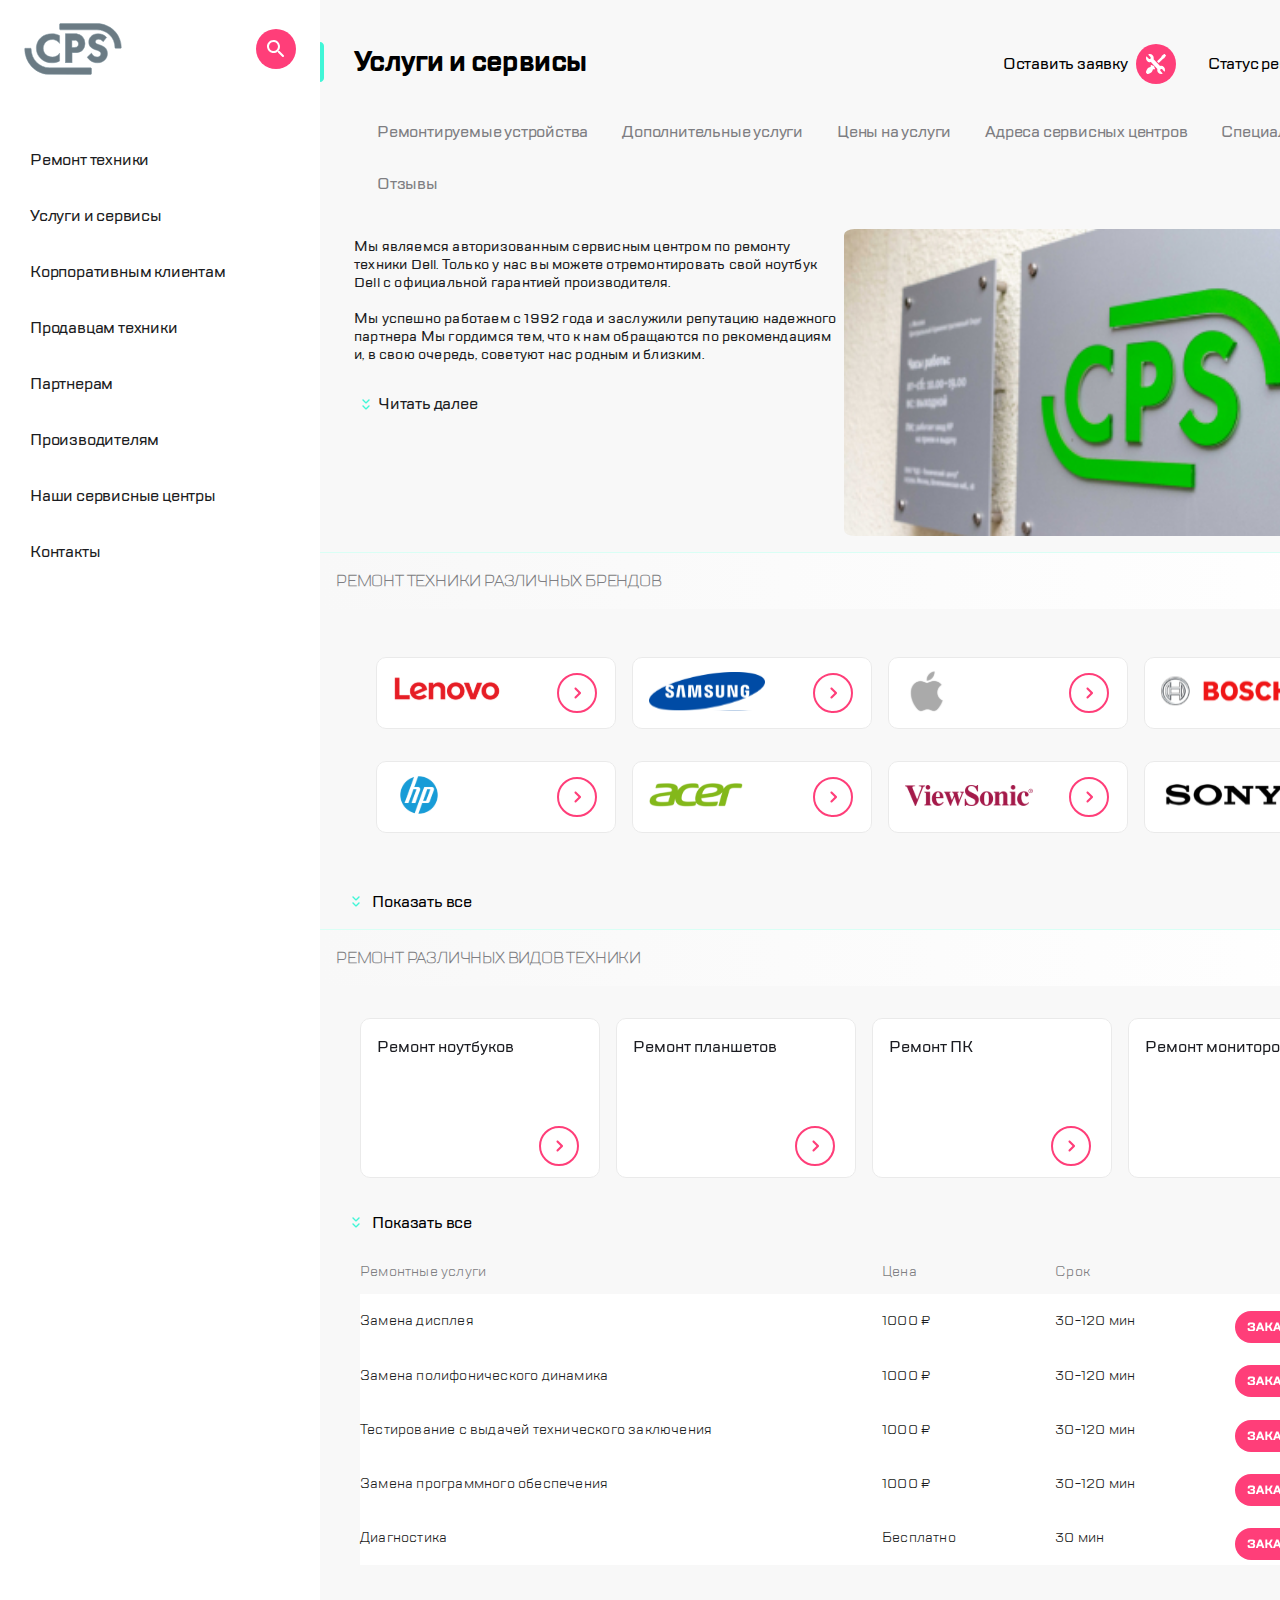
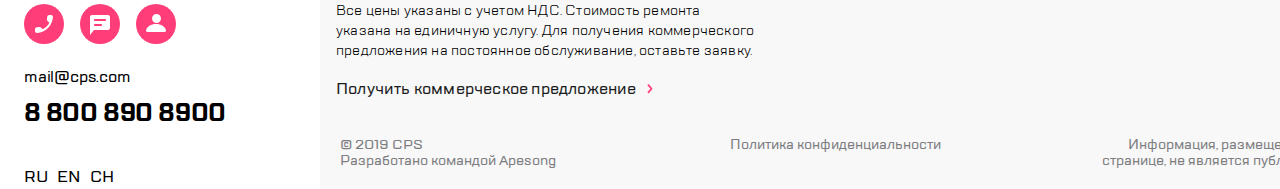
<file: index.html>
<!DOCTYPE html>
<html lang="en">
  <head>
    <meta charset="UTF-8">
    <meta name="viewport" content="width=device-width,user-scalable=no,initial-scale=1,maximum-scale=1,minimum-scale=1">
    <meta http-equiv="X-UA-Compatible" content="ie=edge">
    <link rel="stylesheet" href="https://cdn.jsdelivr.net/npm/swiper@11/swiper-bundle.min.css">
    <title>Finall Maket</title>
  <link href="style.css" rel="stylesheet"></head>
  <body>
    <div class="wrapper">
      <div class="wrapper__left-side-menu left-side-menu">
        
        <div class="left-side-menu__side-menu side-menu">
          <div class="side-menu__header">
            <a href="#" class="side-menu__header__item side-menu-close"><img src="img/back.svg" alt="Закрыть"></a>
            <a href="#" class="side-menu__header__item"><img src="img/Group.svg" alt="Лого"></a>
            <a href="#" class="side-menu__header__item"><img src="img/search.svg" alt="Поиск"></a>
          </div>
          <nav>
            <ul class="left-side-menu__nav-bar nav-bar">
              <li class="nav-bar__item"><a href="#">Ремонт техники</a></li>
              <li class="nav-bar__item"><a href="#">Услуги и сервисы</a></li>
              <li class="nav-bar__item"><a href="#">Корпоративным клиентам</a></li>
              <li class="nav-bar__item"><a href="#">Продавцам техники</a></li>
              <li class="nav-bar__item"><a href="#">Партнерам</a></li>
              <li class="nav-bar__item"><a href="#">Производителям</a></li>
              <li class="nav-bar__item"><a href="#">Наши сервисные центры</a></li>
              <li class="nav-bar__item"><a href="#">Контакты</a></li>
            </ul>
          </nav>

          <div class="left-side-menu__footer">
            <div class="left-side-menu__footer-icons footer-icons">
              <a href="#" class="footer-icons__item"><img src="img/call.svg" alt="Контакты"></a>
              <a href="#" class="footer-icons__item"><img src="img/chat.svg" alt="Написать нам"></a>
              <a href="#" class="footer-icons__item"><img src="img/profile.svg" alt="Профайл"></a>
            </div>
            <div class="email">
              <span class="email__item"> mail@cps.com </span>
            </div>
            <div class="number">
              <span class="number__item"> 8 800 890 8900 </span>
            </div>

            <div class="lang-choose">
              <span class="lang-choose__item">RU</span>
              <span class="lang-choose__item">EN</span>
              <span class="lang-choose__item">CH</span>
            </div>
          </div>
        </div>
      </div>
      <div class="wrapper__main-content main-content">
        
        <header>
          <div class="header">
            <div class="header__left-side left-side">
              <div class="left-side__item"><img src="./img/burger.svg" alt="Бургер"></div>
              <div class="left-side__item"><img src="./img/Group.svg" alt="CPS"></div>
            </div>
            <div class="header__center-side center-side">
              <div class="center-side__item"><img src="./img/call.svg" alt="Заказать звонок"></div>
              <div class="center-side__item"><img src="./img/chat.svg" alt="Написать в поддержку"></div>
              <div class="center-side__item"><img src="./img/profile.svg" alt="Профиль"></div>
            </div>
            <div class="header__right-side right-side">
              <div class="right-side__item right-side__item--feedback"><img src="./img/repair.svg" alt="Оставить заявку"></div>
              <div class="right-side__item right-side__item--callback"><img src="./img/checkstatus.svg" alt="Статус ремонта"></div>
            </div>
          </div>

          <article class="title">
            <div class="title__highlight"><img src="./img/highlight.svg" alt="Хайлайт"></div>
            <div class="title__text">Услуги и сервисы</div>
          </article>
        </header>
        <main>
          <ul class="slide-menu">
            <li class="slide-menu__item"><a href="#" class="slide-menu__text">Ремонтируемые устройства</a></li>
            <li class="slide-menu__item"><a href="#" class="slide-menu__text">Дополнительные услуги</a></li>
            <li class="slide-menu__item"><a href="#" class="slide-menu__text">Цены на услуги</a></li>
            <li class="slide-menu__item"><a href="#" class="slide-menu__text">Адреса сервисных центров</a></li>
            <li class="slide-menu__item"><a href="#" class="slide-menu__text">Специальные цены</a></li>
            <li class="slide-menu__item"><a href="#" class="slide-menu__text">Отзывы</a></li>
          </ul>

          <article class="content">
            <div class="content__text">
              Мы являемся авторизованным сервисным центром по ремонту техники
              Dell. Только у нас вы можете отремонтировать свой ноутбук Dell с
              официальной гарантией производителя.

              <span class="content__hidden content__hidden--first"><br><br>Мы успешно работаем с 1992 года и заслужили
                репутацию надежного партнера</span>
              <span class="content__hidden content__hidden--second">Мы гордимся тем, что к нам обращаются по рекомендациям и, в
                свою очередь, советуют нас родным и близким.</span>
              <br>
              <span class="content_hidden content__hidden--third">Lorem ipsum dolor sit amet consectetur adipisicing elit.
                Laboriosam, sequi blanditiis odio aliquam voluptatum deserunt
                quam aspernatur cumque. Repellendus deleniti alias vitae beatae
                saepe deserunt distinctio ex, eos ea aliquam.</span>
              <br>
              <div class="content__read-next read-next">
                <div class="read-next__icon">
                  <img src="./img/expand.svg" alt="Читать далее">
                </div>
                <div class="read-next__text"> Читать далее </div>
              </div>
            </div>
            <img src="./img/logo.jpg" alt="Лого" class="content__image logo">
          </article>

          <h3 class="swiper_title">РЕМОНТ ТЕХНИКИ РАЗЛИЧНЫХ БРЕНДОВ</h3>

          <nav class="swiper swiper-1 brands">
            <ul class="swiper-wrapper brands-list">
              <li class="swiper-slide brands-list__item">
                <a href="#" class="brands-list__link">
                  <img src="./img/lenovo.svg" alt="Lenovo">
                </a>
              </li>
              <li class="swiper-slide brands-list__item">
                <a href="#" class="brands-list__link">
                  <img src="./img/samsung.svg" alt="Samsung">
                </a>
              </li>
              <li class="swiper-slide brands-list__item">
                <a href="#" class="brands-list__link">
                  <img src="./img/apple.svg" alt="Apple">
                </a>
              </li>
              <li class="swiper-slide brands-list__item">
                <a href="#" class="brands-list__link">
                  <img src="./img/bosch.svg" alt="Bosch">
                </a>
              </li>
              <li class="swiper-slide brands-list__item">
                <a href="#" class="brands-list__link">
                  <img src="./img/hp.svg" alt="HP">
                </a>
              </li>
              <li class="swiper-slide brands-list__item">
                <a href="#" class="brands-list__link">
                  <img src="./img/acer.svg" alt="Acer">
                </a>
              </li>
              <li class="swiper-slide brands-list__item">
                <a href="#" class="brands-list__link">
                  <img src="./img/viewsonic.svg" alt="ViewSonic">
                </a>
              </li>
              <li class="swiper-slide brands-list__item">
                <a href="#" class="brands-list__link">
                  <img src="./img/sony.svg" alt="Sony">
                </a>
              </li>
              <li class="swiper-slide brands-list__item">
                <a href="#" class="brands-list__link">
                  <img src="./img/lenovo.svg" alt="Lenovo">
                </a>
              </li>
              <li class="swiper-slide brands-list__item">
                <a href="#" class="brands-list__link">
                  <img src="./img/samsung.svg" alt="Samsung">
                </a>
              </li>
              <li class="swiper-slide brands-list__item">
                <a href="#" class="brands-list__link">
                  <img src="./img/apple.svg" alt="Apple">
                </a>
              </li>
            </ul>

            <div class="swiper-pagination swiper-pagination-1 brands-list__swiper"></div>
          </nav>
          <form class="showButton">
            <button class="showButton__item showButton--show showButton--showBrands" type="button">
              <span class="showButton__text">Показать все</span>
            </button>
            <button class="showButton__item showButton--hide showButton--hideBrands showButton--hidden" type="button">
              <span class="showButton__text">Скрыть</span>
            </button>
          </form>
          <h3 class="swiper2_title">РЕМОНТ РАЗЛИЧНЫХ ВИДОВ ТЕХНИКИ</h3>
          <nav class="swiper swiper-2 repairServices">
            <ul class="swiper-wrapper repairServices-list">
              <li class="swiper-slide repairServices-list__item">
                <a href="#" class="repairServices-list__link">
                  Ремонт ноутбуков
                </a>
              </li>
              <li class="swiper-slide repairServices-list__item">
                <a href="#" class="repairServices-list__link">
                  Ремонт планшетов
                </a>
              </li>
              <li class="swiper-slide repairServices-list__item">
                <a href="#" class="repairServices-list__link"> Ремонт ПК </a>
              </li>
              <li class="swiper-slide repairServices-list__item">
                <a href="#" class="repairServices-list__link">
                  Ремонт мониторов
                </a>
              </li>
              <li class="swiper-slide repairServices-list__item">
                <a href="#" class="repairServices-list__link">
                  Ремонт телефонов
                </a>
              </li>
              <li class="swiper-slide repairServices-list__item">
                <a href="#" class="repairServices-list__link">
                  Ремонт автомобилей
                </a>
              </li>
              <li class="swiper-slide repairServices-list__item">
                <a href="#" class="repairServices-list__link">
                  Ремонт головы
                </a>
              </li>
              <li class="swiper-slide repairServices-list__item">
                <a href="#" class="repairServices-list__link"> Ремонт сайта </a>
              </li>
              <li class="swiper-slide repairServices-list__item">
                <a href="#" class="repairServices-list__link">
                  Ремонт ремонта
                </a>
              </li>
            </ul>
            <div class="swiper-pagination swiper-pagination-2 repairServices-list__swiper2"></div>
          </nav>
          <form class="showButton">
            <button class="showButton__item showButton--show showButton--showServices" type="button">
              <span class="showButton__text">Показать все</span>
            </button>
            <button class="showButton__item showButton--hide showButton--hideServices showButton--hidden" type="button">
              <span class="showButton__text">Скрыть</span>
            </button>
          </form>

          <nav class="swiper swiper-3 servicesPrice">
            <ul class="swiper-wrapper servicesPrice__list">
              <li class="swiper-slide servicesPrice__item item item--hidden grid-header">
                <p class="item__title item__title--name">Ремонтные услуги</p>
                <p class="item__title item__title--price">Цена</p>
                <p class="item__title item__title--term">Срок</p>
                <p></p>
              </li>
              <li class="swiper-slide servicesPrice__item item">
                <p class="item__title item__title--name item__title--hidden">Ремонтные услуги</p>
                <p class="item__description">Замена дисплея</p>
                <p class="item__title item__title--price item__title--hidden">Цена</p>
                <p class="item__description">1000 ₽</p>
                <p class="item__title item__title--term item__title--hidden">Срок</p>
                <p class="item__description">30-120 мин</p>
                <form action="" class="servicesPrice__order-button">
                  <button class="servicesPrice_order-button__item order-button__item">
                    <img src="img/orderbutton.svg" alt="Заказать">
                  </button>
                </form>
              </li>
              <li class="swiper-slide servicesPrice__item item">
                <p class="item__title item__title--name item__title--hidden">Ремонтные услуги</p>
                <p class="item__description">Замена полифонического динамика</p>
                <p class="item__title item__title--price item__title--hidden">Цена</p>
                <p class="item__description">1000 ₽</p>
                <p class="item__title item__title--term item__title--hidden">Срок</p>
                <p class="item__description">30-120 мин</p>
                <form action="" class="servicesPrice__order-button">
                  <button class="servicesPrice_order-button__item order-button__item">
                    <img src="img/orderbutton.svg" alt="Заказать">
                  </button>
                </form>
              </li>
              <li class="swiper-slide servicesPrice__item item">
                <p class="item__title item__title--name item__title--hidden">Ремонтные услуги</p>
                <p class="item__description">Тестирование с выдачей технического заключения</p>
                <p class="item__title item__title--price item__title--hidden">Цена</p>
                <p class="item__description">1000 ₽</p>
                <p class="item__title item__title--term item__title--hidden">Срок</p>
                <p class="item__description">30-120 мин</p>
                <form action="" class="servicesPrice__order-button">
                  <button class="servicesPrice_order-button__item order-button__item">
                    <img src="img/orderbutton.svg" alt="Заказать">
                  </button>
                </form>
              </li>
              <li class="swiper-slide servicesPrice__item item">
                <p class="item__title item__title--name item__title--hidden">Ремонтные услуги</p>
                <p class="item__description">Замена программного обеспечения</p>
                <p class="item__title item__title--price item__title--hidden">Цена</p>
                <p class="item__description">1000 ₽</p>
                <p class="item__title item__title--term item__title--hidden">Срок</p>
                <p class="item__description">30-120 мин</p>
                <form action="" class="servicesPrice__order-button">
                  <button class="servicesPrice_order-button__item order-button__item">
                    <img src="img/orderbutton.svg" alt="Заказать">
                  </button>
                </form>
              </li>
              <li class="swiper-slide servicesPrice__item item">
                <p class="item__title item__title--name item__title--hidden">Ремонтные услуги</p>
                <p class="item__description">Диагностика</p>
                <p class="item__title item__title--price item__title--hidden">Цена</p>
                <p class="item__description">Бесплатно</p>
                <p class="item__title item__title--term item__title--hidden">Срок</p>
                <p class="item__description">30 мин</p>
                <form action="" class="servicesPrice__order-button order-button">
                  <button class="servicesPrice_order-button__item order-button__item">
                    <img src="img/orderbutton.svg" alt="Заказать">
                  </button>
                </form>
              </li>
            </ul>
            <div class="swiper-pagination swiper-pagination-3 servicesPrice__list__swiper3"></div>
          </nav>

          <section class="commercial-proposal">
            <p class="commercial-proposal__text">Все цены указаны с учетом НДС. Стоимость ремонта указана на
              единичную услугу. Для получения коммерческого предложения на
              постоянное обслуживание, оставьте заявку.</p>
            <a href="#" class="commercial-proposal__link">Получить коммерческое предложение
              <img src="img/more.svg" alt="Получить коммерческое предложение" class="commercial-proposal__image more-image"></a>
          </section>
        </main>
        <footer class="footer">
          <div class="footer__item footer__item--left">© 2019 CPS <br>
            Разработано командой Apesong
          </div>
          <div class="footer__item footer__item--center">Политика конфиденциальности</div>
          <div class="footer__item footer__item--right">Информация, размещенная на данной странице, не является публичной
            офертой</div>
        </footer>
      </div>
      <div class="wrapper_feedback wrapper_feedback--hide-animation feedback">
        
        <div class="feedback__close-button"><img src="./img/back.svg" alt="Закрыть"></div>
        <h3 class="feedback__title"><img src="./img/highlight.svg" alt="Хайлайт" class="feedback__title--highlight">Обратная связь</h3>
        <form action="/submit_form" method="post" class="feedback__form">
          <div class="feedback__name">
            <input type="text" id="name" name="name" required value="Имя">
          </div>
          <div class="feedback__phone">
            <input type="tel" id="phone" name="phone" required value="Телефон">
          </div>
          <div class="feedback__email">
            <input type="email" id="email" name="email" required value="Электронная почта">
          </div>
          <div class="feedback__message">
            <textarea id="message" name="message" required value="Сообщение">
Сообщение</textarea>
          </div>
          <section class="feedback__text">
            Нажимая “отправить”, вы даете согласие на
            <a href="#" class="feedback__text--link">обработку персональных данных</a>
            и соглашаетесь с
            <a href="#" class="feedback__text--link">нашей политикой конфиденциальности</a>
          </section>
          <div class="feedback__submit">
            <button type="submit" class="feedback__submit--button"></button>
          </div>
        </form>
      </div>
      <div class="wrapper_callback wrapper_callback--hide-animation callback">
        
        <div class="callback__close-button"><img src="./img/back.svg" alt="Закрыть"></div>
        <h3 class="callback__title"><img src="./img/highlight.svg" alt="Хайлайт" class="callback__title--highlight">Заказать звонок</h3>
        <form action="/submit_form" method="post" class="callback__form">
          <div class="callback__phone">
            <input type="tel" id="phone" name="phone" required value="Телефон">
          </div>

          <section class="callback__text">
            Нажимая “отправить”, вы даете согласие на
            <a href="#" class="callback__text--link">обработку персональных данных</a>
            и соглашаетесь с
            <a href="#" class="callback__text--link">нашей политикой конфиденциальности</a>
          </section>
          <div class="callback__submit">
            <button type="submit" class="callback__submit--button"></button>
          </div>
        </form>
      </div>
    </div>
    <script src="https://cdn.jsdelivr.net/npm/swiper@11/swiper-bundle.min.js"></script>
  <script type="text/javascript" src="./js/bundle.js"></script></body>
</html>
</file>
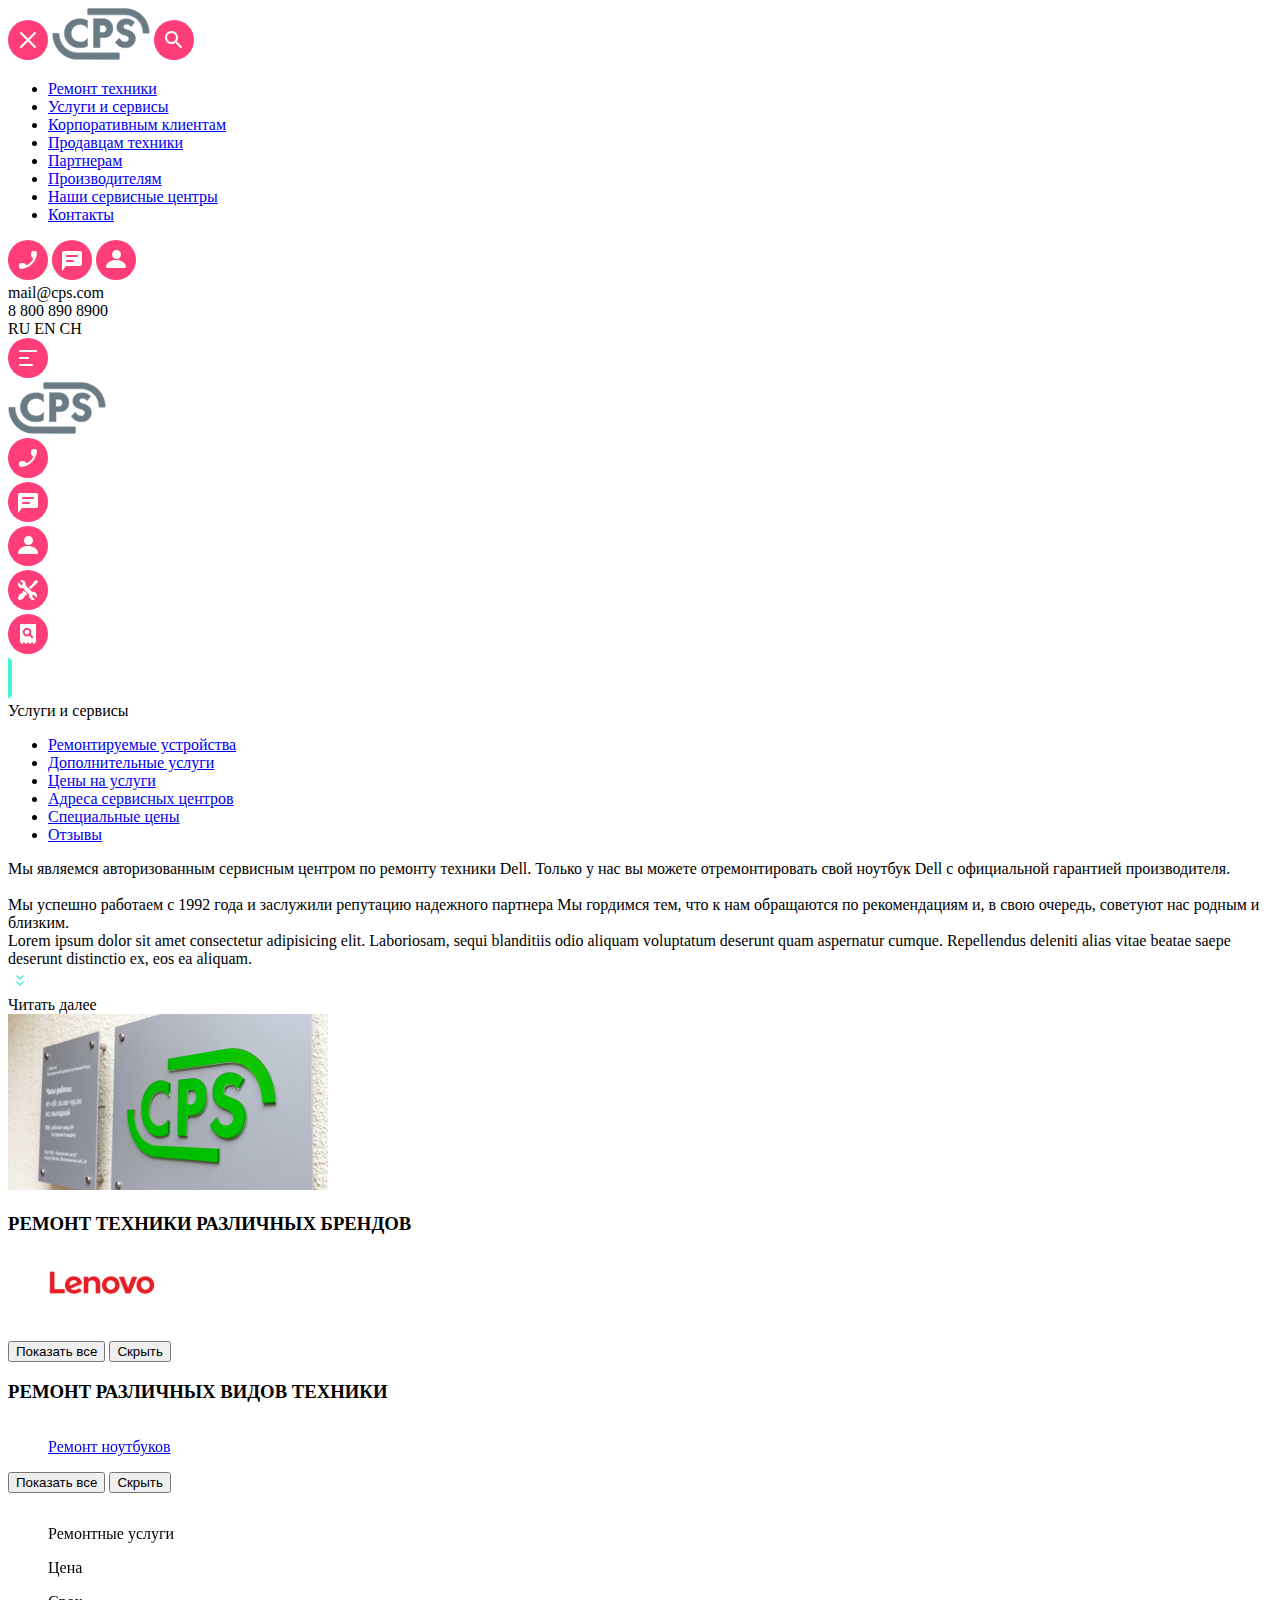
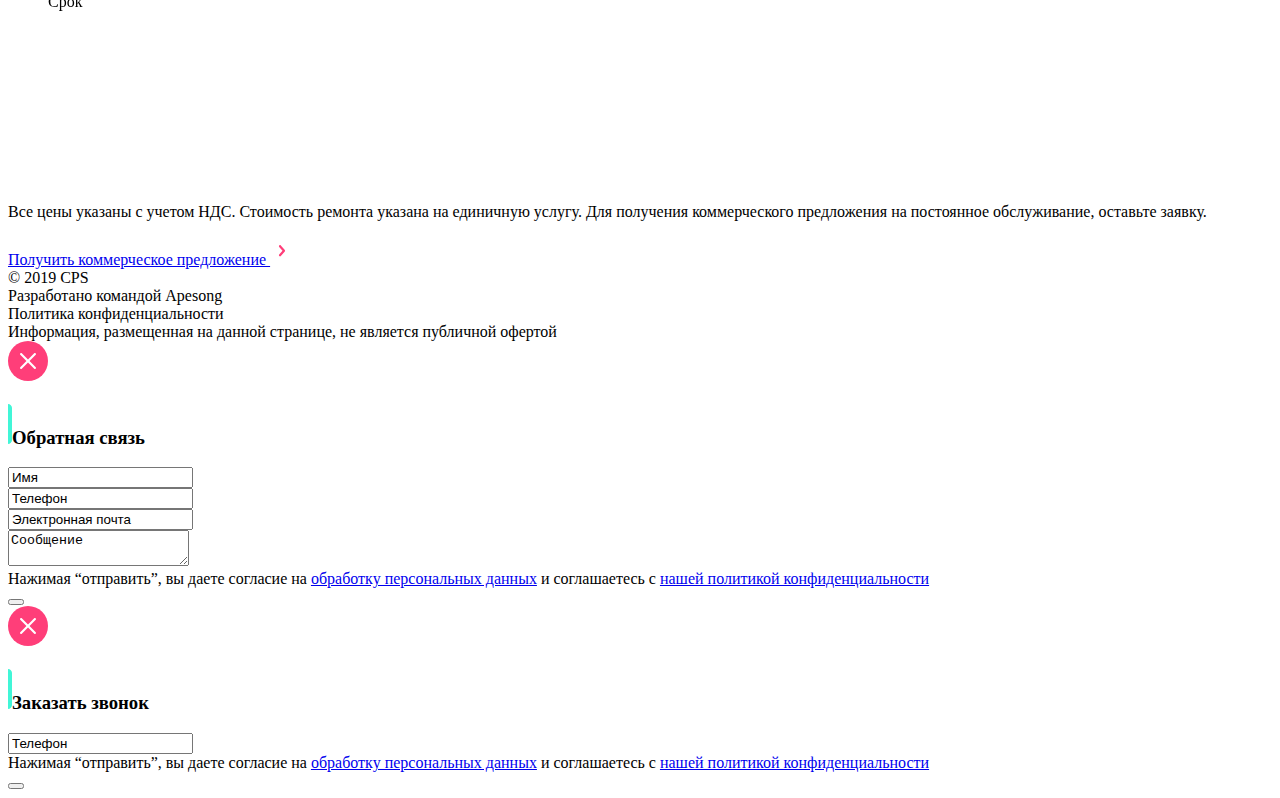
<file: src/index.html>
<!DOCTYPE html>
<html lang="en">
  <head>
    <meta charset="UTF-8" />
    <meta
      name="viewport"
      content="width=device-width, user-scalable=no, initial-scale=1.0, maximum-scale=1.0, minimum-scale=1.0"
    />
    <meta http-equiv="X-UA-Compatible" content="ie=edge" />
    <link
      rel="stylesheet"
      href="https://cdn.jsdelivr.net/npm/swiper@11/swiper-bundle.min.css"
    />
    <title>Finall Maket</title>
  </head>
  <body>
    <div class="wrapper">
      <div class="wrapper__left-side-menu left-side-menu">
        <!--left-side-menu-->
        <div class="left-side-menu__side-menu side-menu">
          <div class="side-menu__header">
            <a href="#" class="side-menu__header__item side-menu-close"
              ><img src="img/back.svg" alt="Закрыть"
            /></a>
            <a href="#" class="side-menu__header__item"
              ><img src="img/Group.svg" alt="Лого"
            /></a>
            <a href="#" class="side-menu__header__item"
              ><img src="img/search.svg" alt="Поиск"
            /></a>
          </div>
          <nav>
            <ul class="left-side-menu__nav-bar nav-bar">
              <li class="nav-bar__item"><a href="#">Ремонт техники</a></li>
              <li class="nav-bar__item"><a href="#">Услуги и сервисы</a></li>
              <li class="nav-bar__item"
                ><a href="#">Корпоративным клиентам</a></li
              >
              <li class="nav-bar__item"><a href="#">Продавцам техники</a></li>
              <li class="nav-bar__item"><a href="#">Партнерам</a></li>
              <li class="nav-bar__item"><a href="#">Производителям</a></li>
              <li class="nav-bar__item"
                ><a href="#">Наши сервисные центры</a></li
              >
              <li class="nav-bar__item"><a href="#">Контакты</a></li>
            </ul>
          </nav>

          <div class="left-side-menu__footer">
            <div class="left-side-menu__footer-icons footer-icons">
              <a href="#" class="footer-icons__item"
                ><img src="img/call.svg" alt="Контакты"
              /></a>
              <a href="#" class="footer-icons__item"
                ><img src="img/chat.svg" alt="Написать нам"
              /></a>
              <a href="#" class="footer-icons__item"
                ><img src="img/profile.svg" alt="Профайл"
              /></a>
            </div>
            <div class="email">
              <span class="email__item"> mail@cps.com </span>
            </div>
            <div class="number">
              <span class="number__item"> 8 800 890 8900 </span>
            </div>

            <div class="lang-choose">
              <span class="lang-choose__item">RU</span>
              <span class="lang-choose__item">EN</span>
              <span class="lang-choose__item">CH</span>
            </div>
          </div>
        </div>
      </div>
      <div class="wrapper__main-content main-content">
        <!--main-content-->
        <header>
          <div class="header">
            <div class="header__left-side left-side">
              <div class="left-side__item"
                ><img src="./img/burger.svg" alt="Бургер"
              /></div>
              <div class="left-side__item"
                ><img src="./img/Group.svg" alt="CPS"
              /></div>
            </div>
            <div class="header__center-side center-side">
              <div class="center-side__item"
                ><img src="./img/call.svg" alt="Заказать звонок"
              /></div>
              <div class="center-side__item"
                ><img src="./img/chat.svg" alt="Написать в поддержку"
              /></div>
              <div class="center-side__item"
                ><img src="./img/profile.svg" alt="Профиль"
              /></div>
            </div>
            <div class="header__right-side right-side">
              <div class="right-side__item right-side__item--feedback"
                ><img src="./img/repair.svg" alt="Оставить заявку"
              /></div>
              <div class="right-side__item right-side__item--callback"
                ><img src="./img/checkstatus.svg" alt="Статус ремонта"
              /></div>
            </div>
          </div>

          <article class="title">
            <div class="title__highlight"
              ><img src="./img/highlight.svg" alt="Хайлайт"
            /></div>
            <div class="title__text">Услуги и сервисы</div>
          </article>
        </header>
        <main>
          <ul class="slide-menu">
            <li class="slide-menu__item"
              ><a href="#" class="slide-menu__text"
                >Ремонтируемые устройства</a
              ></li
            >
            <li class="slide-menu__item"
              ><a href="#" class="slide-menu__text"
                >Дополнительные услуги</a
              ></li
            >
            <li class="slide-menu__item"
              ><a href="#" class="slide-menu__text">Цены на услуги</a></li
            >
            <li class="slide-menu__item"
              ><a href="#" class="slide-menu__text"
                >Адреса сервисных центров</a
              ></li
            >
            <li class="slide-menu__item"
              ><a href="#" class="slide-menu__text">Специальные цены</a></li
            >
            <li class="slide-menu__item"
              ><a href="#" class="slide-menu__text">Отзывы</a></li
            >
          </ul>

          <article class="content">
            <div class="content__text">
              Мы являемся авторизованным сервисным центром по ремонту техники
              Dell. Только у нас вы можете отремонтировать свой ноутбук Dell с
              официальной гарантией производителя.

              <span class="content__hidden content__hidden--first"
                ><br /><br />Мы успешно работаем с 1992 года и заслужили
                репутацию надежного партнера</span
              >
              <span class="content__hidden content__hidden--second"
                >Мы гордимся тем, что к нам обращаются по рекомендациям и, в
                свою очередь, советуют нас родным и близким.</span
              >
              <br />
              <span class="content_hidden content__hidden--third"
                >Lorem ipsum dolor sit amet consectetur adipisicing elit.
                Laboriosam, sequi blanditiis odio aliquam voluptatum deserunt
                quam aspernatur cumque. Repellendus deleniti alias vitae beatae
                saepe deserunt distinctio ex, eos ea aliquam.</span
              >
              <br />
              <div class="content__read-next read-next">
                <div class="read-next__icon">
                  <img src="./img/expand.svg" alt="Читать далее" />
                </div>
                <div class="read-next__text"> Читать далее </div>
              </div>
            </div>
            <img src="./img/logo.jpg" alt="Лого" class="content__image logo" />
          </article>

          <h3 class="swiper_title">РЕМОНТ ТЕХНИКИ РАЗЛИЧНЫХ БРЕНДОВ</h3>

          <nav class="swiper swiper-1 brands">
            <ul class="swiper-wrapper brands-list">
              <li class="swiper-slide brands-list__item">
                <a href="#" class="brands-list__link">
                  <img src="./img/lenovo.svg" alt="Lenovo" />
                </a>
              </li>
              <li class="swiper-slide brands-list__item">
                <a href="#" class="brands-list__link">
                  <img src="./img/samsung.svg" alt="Samsung" />
                </a>
              </li>
              <li class="swiper-slide brands-list__item">
                <a href="#" class="brands-list__link">
                  <img src="./img/apple.svg" alt="Apple" />
                </a>
              </li>
              <li class="swiper-slide brands-list__item">
                <a href="#" class="brands-list__link">
                  <img src="./img/bosch.svg" alt="Bosch" />
                </a>
              </li>
              <li class="swiper-slide brands-list__item">
                <a href="#" class="brands-list__link">
                  <img src="./img/hp.svg" alt="HP" />
                </a>
              </li>
              <li class="swiper-slide brands-list__item">
                <a href="#" class="brands-list__link">
                  <img src="./img/acer.svg" alt="Acer" />
                </a>
              </li>
              <li class="swiper-slide brands-list__item">
                <a href="#" class="brands-list__link">
                  <img src="./img/viewsonic.svg" alt="ViewSonic" />
                </a>
              </li>
              <li class="swiper-slide brands-list__item">
                <a href="#" class="brands-list__link">
                  <img src="./img/sony.svg" alt="Sony" />
                </a>
              </li>
              <li class="swiper-slide brands-list__item">
                <a href="#" class="brands-list__link">
                  <img src="./img/lenovo.svg" alt="Lenovo" />
                </a>
              </li>
              <li class="swiper-slide brands-list__item">
                <a href="#" class="brands-list__link">
                  <img src="./img/samsung.svg" alt="Samsung" />
                </a>
              </li>
              <li class="swiper-slide brands-list__item">
                <a href="#" class="brands-list__link">
                  <img src="./img/apple.svg" alt="Apple" />
                </a>
              </li>
            </ul>

            <div
              class="swiper-pagination swiper-pagination-1 brands-list__swiper"
            ></div>
          </nav>
          <form class="showButton">
            <button
              class="showButton__item showButton--show showButton--showBrands"
              type="button"
            >
              <span class="showButton__text">Показать все</span>
            </button>
            <button
              class="showButton__item showButton--hide showButton--hideBrands showButton--hidden"
              type="button"
            >
              <span class="showButton__text">Скрыть</span>
            </button>
          </form>
          <h3 class="swiper2_title">РЕМОНТ РАЗЛИЧНЫХ ВИДОВ ТЕХНИКИ</h3>
          <nav class="swiper swiper-2 repairServices">
            <ul class="swiper-wrapper repairServices-list">
              <li class="swiper-slide repairServices-list__item">
                <a href="#" class="repairServices-list__link">
                  Ремонт ноутбуков
                </a>
              </li>
              <li class="swiper-slide repairServices-list__item">
                <a href="#" class="repairServices-list__link">
                  Ремонт планшетов
                </a>
              </li>
              <li class="swiper-slide repairServices-list__item">
                <a href="#" class="repairServices-list__link"> Ремонт ПК </a>
              </li>
              <li class="swiper-slide repairServices-list__item">
                <a href="#" class="repairServices-list__link">
                  Ремонт мониторов
                </a>
              </li>
              <li class="swiper-slide repairServices-list__item">
                <a href="#" class="repairServices-list__link">
                  Ремонт телефонов
                </a>
              </li>
              <li class="swiper-slide repairServices-list__item">
                <a href="#" class="repairServices-list__link">
                  Ремонт автомобилей
                </a>
              </li>
              <li class="swiper-slide repairServices-list__item">
                <a href="#" class="repairServices-list__link">
                  Ремонт головы
                </a>
              </li>
              <li class="swiper-slide repairServices-list__item">
                <a href="#" class="repairServices-list__link"> Ремонт сайта </a>
              </li>
              <li class="swiper-slide repairServices-list__item">
                <a href="#" class="repairServices-list__link">
                  Ремонт ремонта
                </a>
              </li>
            </ul>
            <div
              class="swiper-pagination swiper-pagination-2 repairServices-list__swiper2"
            ></div>
          </nav>
          <form class="showButton">
            <button
              class="showButton__item showButton--show showButton--showServices"
              type="button"
            >
              <span class="showButton__text">Показать все</span>
            </button>
            <button
              class="showButton__item showButton--hide showButton--hideServices showButton--hidden"
              type="button"
            >
              <span class="showButton__text">Скрыть</span>
            </button>
          </form>

          <nav class="swiper swiper-3 servicesPrice">
            <ul class="swiper-wrapper servicesPrice__list">
              <li
                class="swiper-slide servicesPrice__item item item--hidden grid-header"
              >
                <p class="item__title item__title--name">Ремонтные услуги</p>
                <p class="item__title item__title--price">Цена</p>
                <p class="item__title item__title--term">Срок</p>
                <p></p>
              </li>
              <li class="swiper-slide servicesPrice__item item">
                <p class="item__title item__title--name item__title--hidden"
                  >Ремонтные услуги</p
                >
                <p class="item__description">Замена дисплея</p>
                <p class="item__title item__title--price item__title--hidden"
                  >Цена</p
                >
                <p class="item__description">1000 ₽</p>
                <p class="item__title item__title--term item__title--hidden"
                  >Срок</p
                >
                <p class="item__description">30-120 мин</p>
                <form action="" class="servicesPrice__order-button">
                  <button
                    class="servicesPrice_order-button__item order-button__item"
                  >
                    <img src="img/orderbutton.svg" alt="Заказать" />
                  </button>
                </form>
              </li>
              <li class="swiper-slide servicesPrice__item item">
                <p class="item__title item__title--name item__title--hidden"
                  >Ремонтные услуги</p
                >
                <p class="item__description">Замена полифонического динамика</p>
                <p class="item__title item__title--price item__title--hidden"
                  >Цена</p
                >
                <p class="item__description">1000 ₽</p>
                <p class="item__title item__title--term item__title--hidden"
                  >Срок</p
                >
                <p class="item__description">30-120 мин</p>
                <form action="" class="servicesPrice__order-button">
                  <button
                    class="servicesPrice_order-button__item order-button__item"
                  >
                    <img src="img/orderbutton.svg" alt="Заказать" />
                  </button>
                </form>
              </li>
              <li class="swiper-slide servicesPrice__item item">
                <p class="item__title item__title--name item__title--hidden"
                  >Ремонтные услуги</p
                >
                <p class="item__description"
                  >Тестирование с выдачей технического заключения</p
                >
                <p class="item__title item__title--price item__title--hidden"
                  >Цена</p
                >
                <p class="item__description">1000 ₽</p>
                <p class="item__title item__title--term item__title--hidden"
                  >Срок</p
                >
                <p class="item__description">30-120 мин</p>
                <form action="" class="servicesPrice__order-button">
                  <button
                    class="servicesPrice_order-button__item order-button__item"
                  >
                    <img src="img/orderbutton.svg" alt="Заказать" />
                  </button>
                </form>
              </li>
              <li class="swiper-slide servicesPrice__item item">
                <p class="item__title item__title--name item__title--hidden"
                  >Ремонтные услуги</p
                >
                <p class="item__description">Замена программного обеспечения</p>
                <p class="item__title item__title--price item__title--hidden"
                  >Цена</p
                >
                <p class="item__description">1000 ₽</p>
                <p class="item__title item__title--term item__title--hidden"
                  >Срок</p
                >
                <p class="item__description">30-120 мин</p>
                <form action="" class="servicesPrice__order-button">
                  <button
                    class="servicesPrice_order-button__item order-button__item"
                  >
                    <img src="img/orderbutton.svg" alt="Заказать" />
                  </button>
                </form>
              </li>
              <li class="swiper-slide servicesPrice__item item">
                <p class="item__title item__title--name item__title--hidden"
                  >Ремонтные услуги</p
                >
                <p class="item__description">Диагностика</p>
                <p class="item__title item__title--price item__title--hidden"
                  >Цена</p
                >
                <p class="item__description">Бесплатно</p>
                <p class="item__title item__title--term item__title--hidden"
                  >Срок</p
                >
                <p class="item__description">30 мин</p>
                <form
                  action=""
                  class="servicesPrice__order-button order-button"
                >
                  <button
                    class="servicesPrice_order-button__item order-button__item"
                  >
                    <img src="img/orderbutton.svg" alt="Заказать" />
                  </button>
                </form>
              </li>
            </ul>
            <div
              class="swiper-pagination swiper-pagination-3 servicesPrice__list__swiper3"
            ></div>
          </nav>

          <section class="commercial-proposal">
            <p class="commercial-proposal__text"
              >Все цены указаны с учетом НДС. Стоимость ремонта указана на
              единичную услугу. Для получения коммерческого предложения на
              постоянное обслуживание, оставьте заявку.</p
            >
            <a href="#" class="commercial-proposal__link"
              >Получить коммерческое предложение
              <img
                src="img/more.svg"
                alt="Получить коммерческое предложение"
                class="commercial-proposal__image more-image"
            /></a>
          </section>
        </main>
        <footer class="footer">
          <div class="footer__item footer__item--left"
            >© 2019 CPS <br />
            Разработано командой Apesong
          </div>
          <div class="footer__item footer__item--center"
            >Политика конфиденциальности</div
          >
          <div class="footer__item footer__item--right"
            >Информация, размещенная на данной странице, не является публичной
            офертой</div
          >
        </footer>
      </div>
      <div class="wrapper_feedback wrapper_feedback--hide-animation feedback">
        <!--feedback-->
        <div class="feedback__close-button"
          ><img src="./img/back.svg" alt="Закрыть"
        /></div>
        <h3 class="feedback__title"
          ><img
            src="./img/highlight.svg"
            alt="Хайлайт"
            class="feedback__title--highlight"
          />Обратная связь</h3
        >
        <form action="/submit_form" method="post" class="feedback__form">
          <div class="feedback__name">
            <input type="text" id="name" name="name" required value="Имя" />
          </div>
          <div class="feedback__phone">
            <input
              type="tel"
              id="phone"
              name="phone"
              required
              value="Телефон"
            />
          </div>
          <div class="feedback__email">
            <input
              type="email"
              id="email"
              name="email"
              required
              value="Электронная почта"
            />
          </div>
          <div class="feedback__message">
            <textarea id="message" name="message" required value="Сообщение">
Сообщение</textarea
            >
          </div>
          <section class="feedback__text">
            Нажимая “отправить”, вы даете согласие на
            <a href="#" class="feedback__text--link"
              >обработку персональных данных</a
            >
            и соглашаетесь с
            <a href="#" class="feedback__text--link"
              >нашей политикой конфиденциальности</a
            >
          </section>
          <div class="feedback__submit">
            <button type="submit" class="feedback__submit--button"></button>
          </div>
        </form>
      </div>
      <div class="wrapper_callback wrapper_callback--hide-animation callback">
        <!--callback-->
        <div class="callback__close-button"
          ><img src="./img/back.svg" alt="Закрыть"
        /></div>
        <h3 class="callback__title"
          ><img
            src="./img/highlight.svg"
            alt="Хайлайт"
            class="callback__title--highlight"
          />Заказать звонок</h3
        >
        <form action="/submit_form" method="post" class="callback__form">
          <div class="callback__phone">
            <input
              type="tel"
              id="phone"
              name="phone"
              required
              value="Телефон"
            />
          </div>

          <section class="callback__text">
            Нажимая “отправить”, вы даете согласие на
            <a href="#" class="callback__text--link"
              >обработку персональных данных</a
            >
            и соглашаетесь с
            <a href="#" class="callback__text--link"
              >нашей политикой конфиденциальности</a
            >
          </section>
          <div class="callback__submit">
            <button type="submit" class="callback__submit--button"></button>
          </div>
        </form>
      </div>
    </div>
    <script src="https://cdn.jsdelivr.net/npm/swiper@11/swiper-bundle.min.js"></script>
  </body>
</html>
</file>
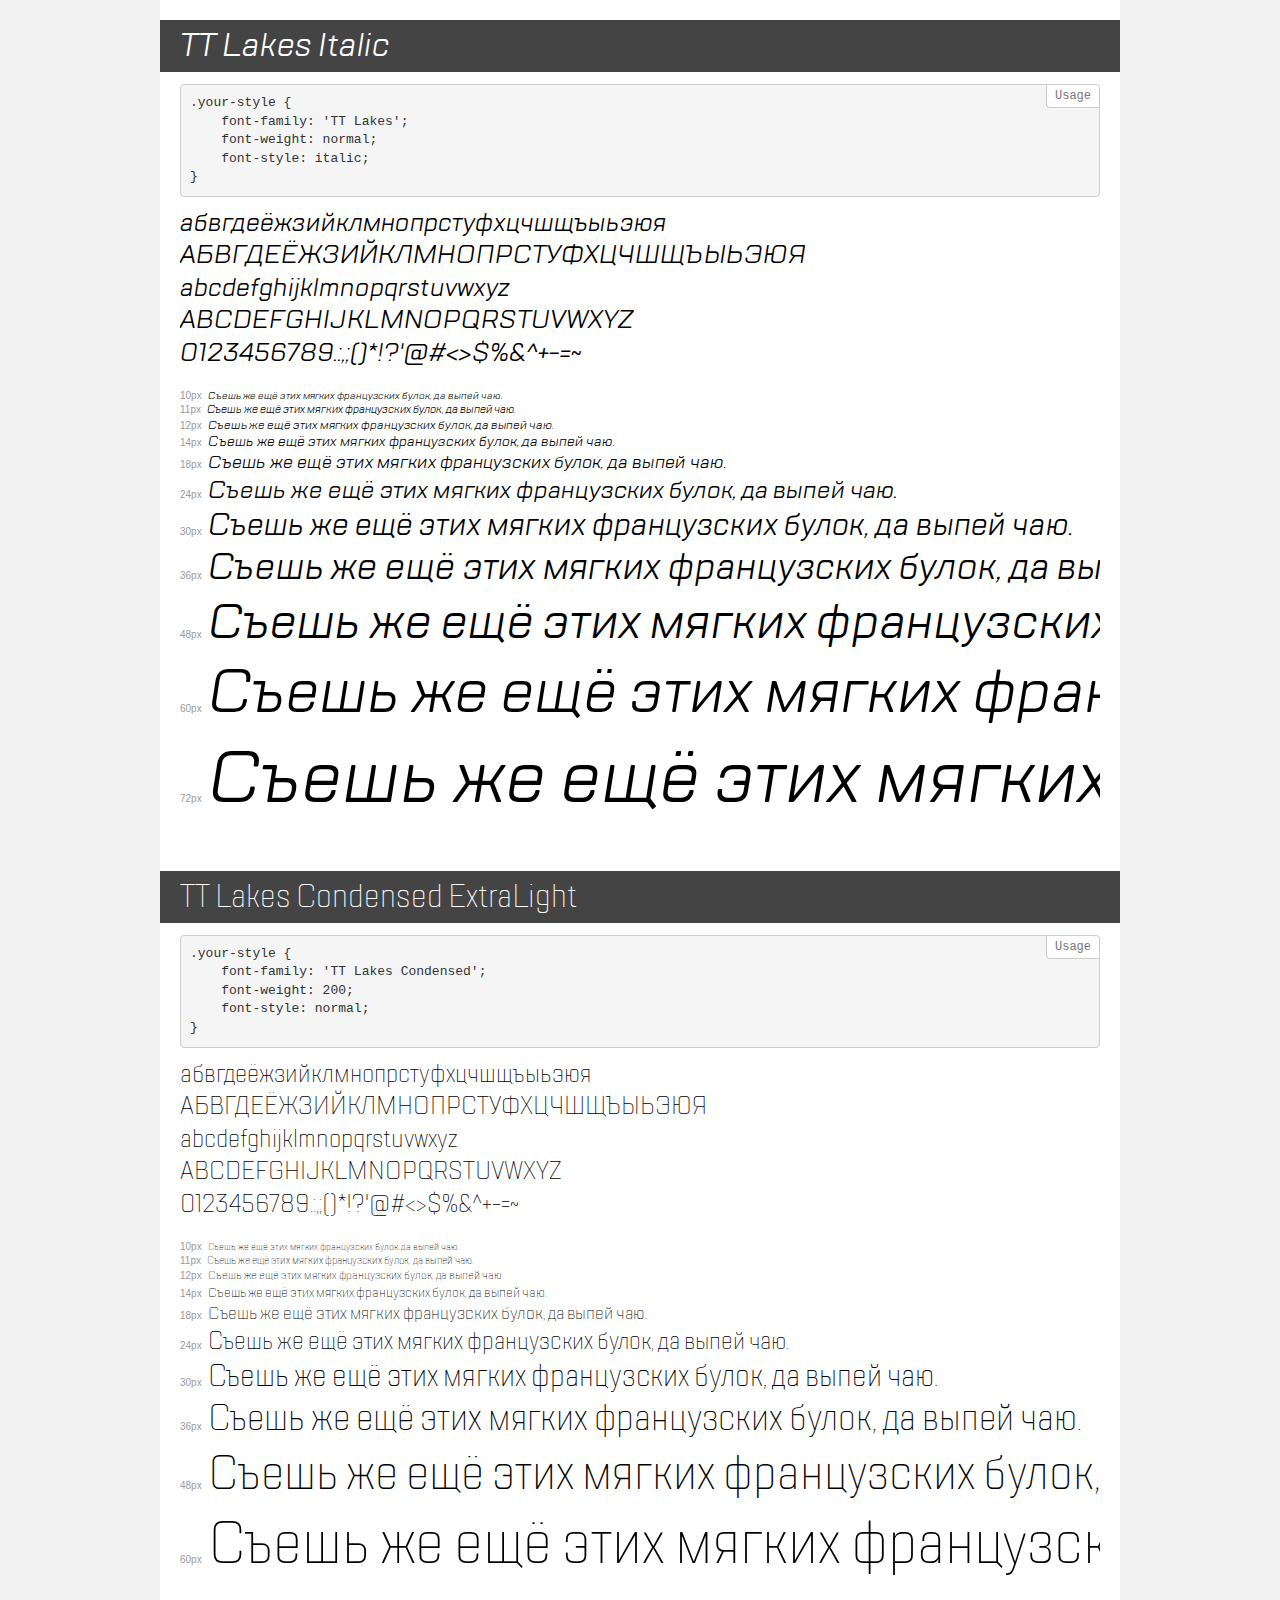
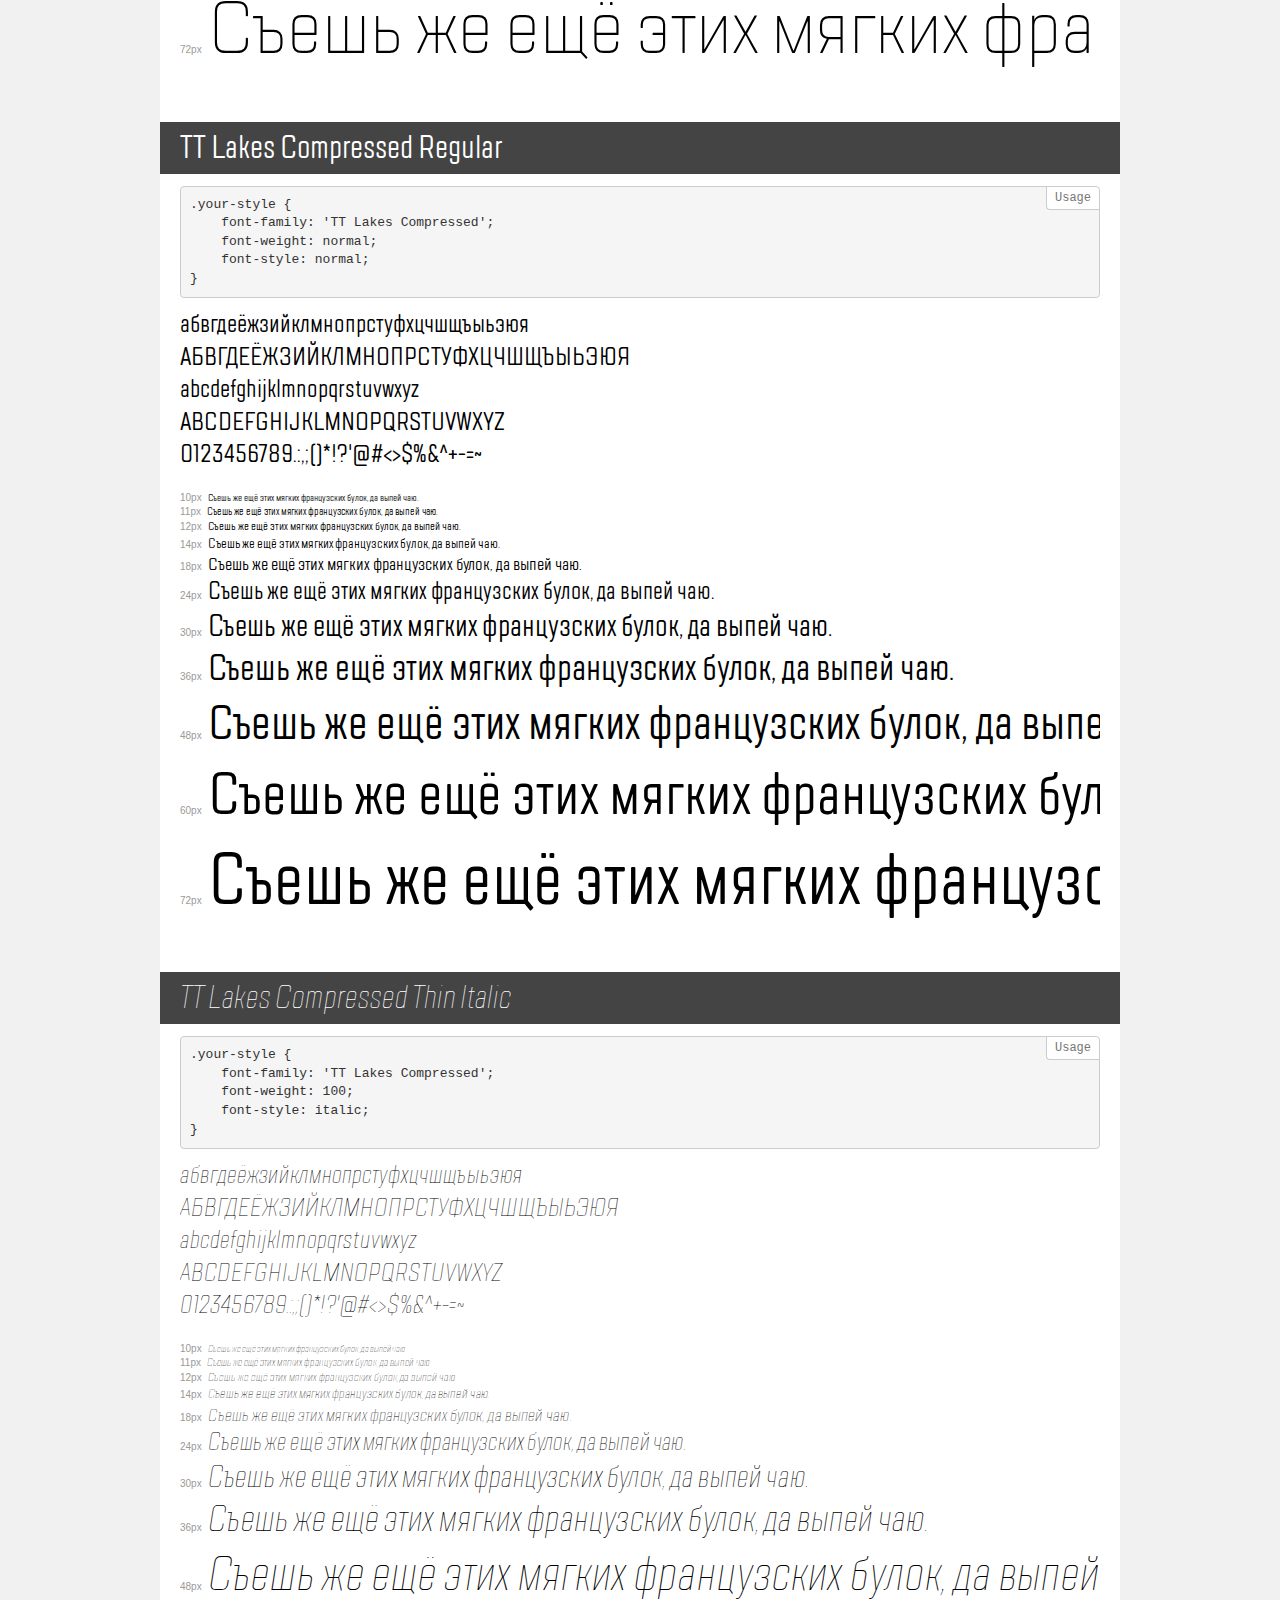
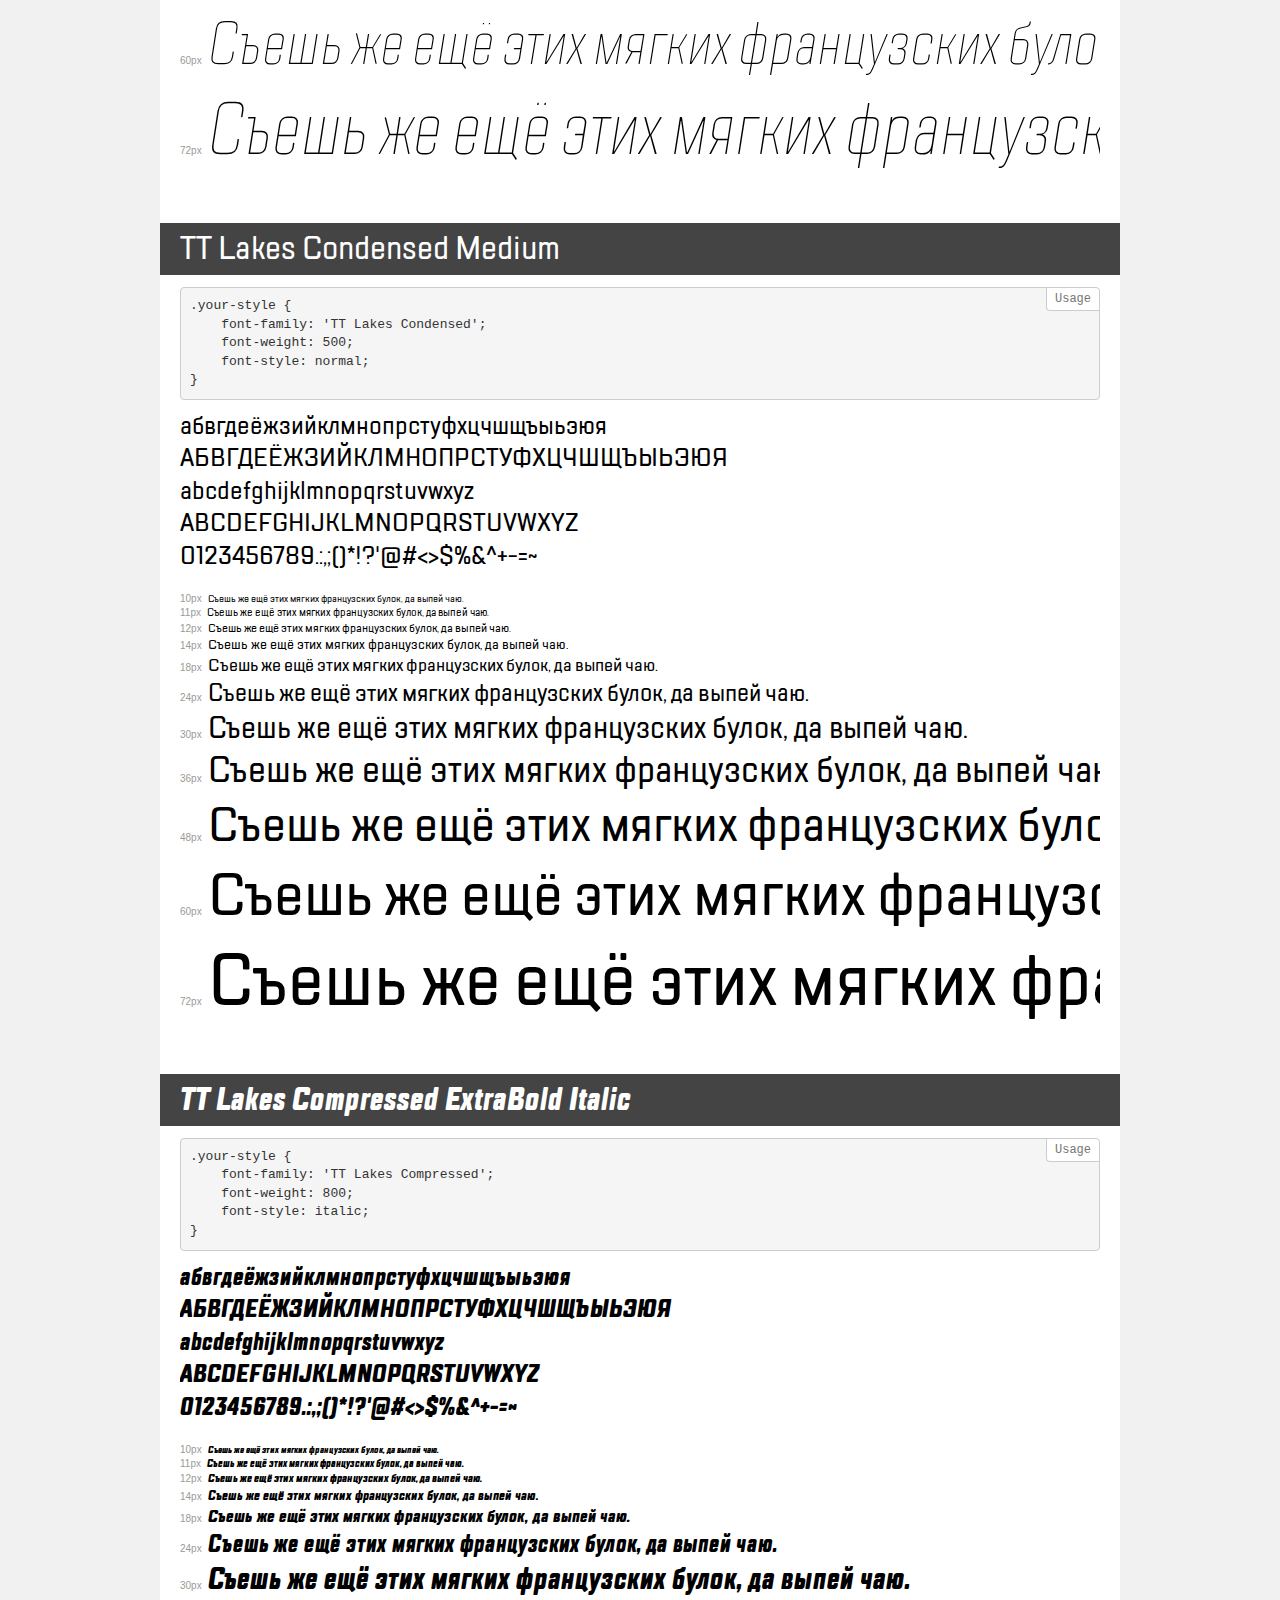
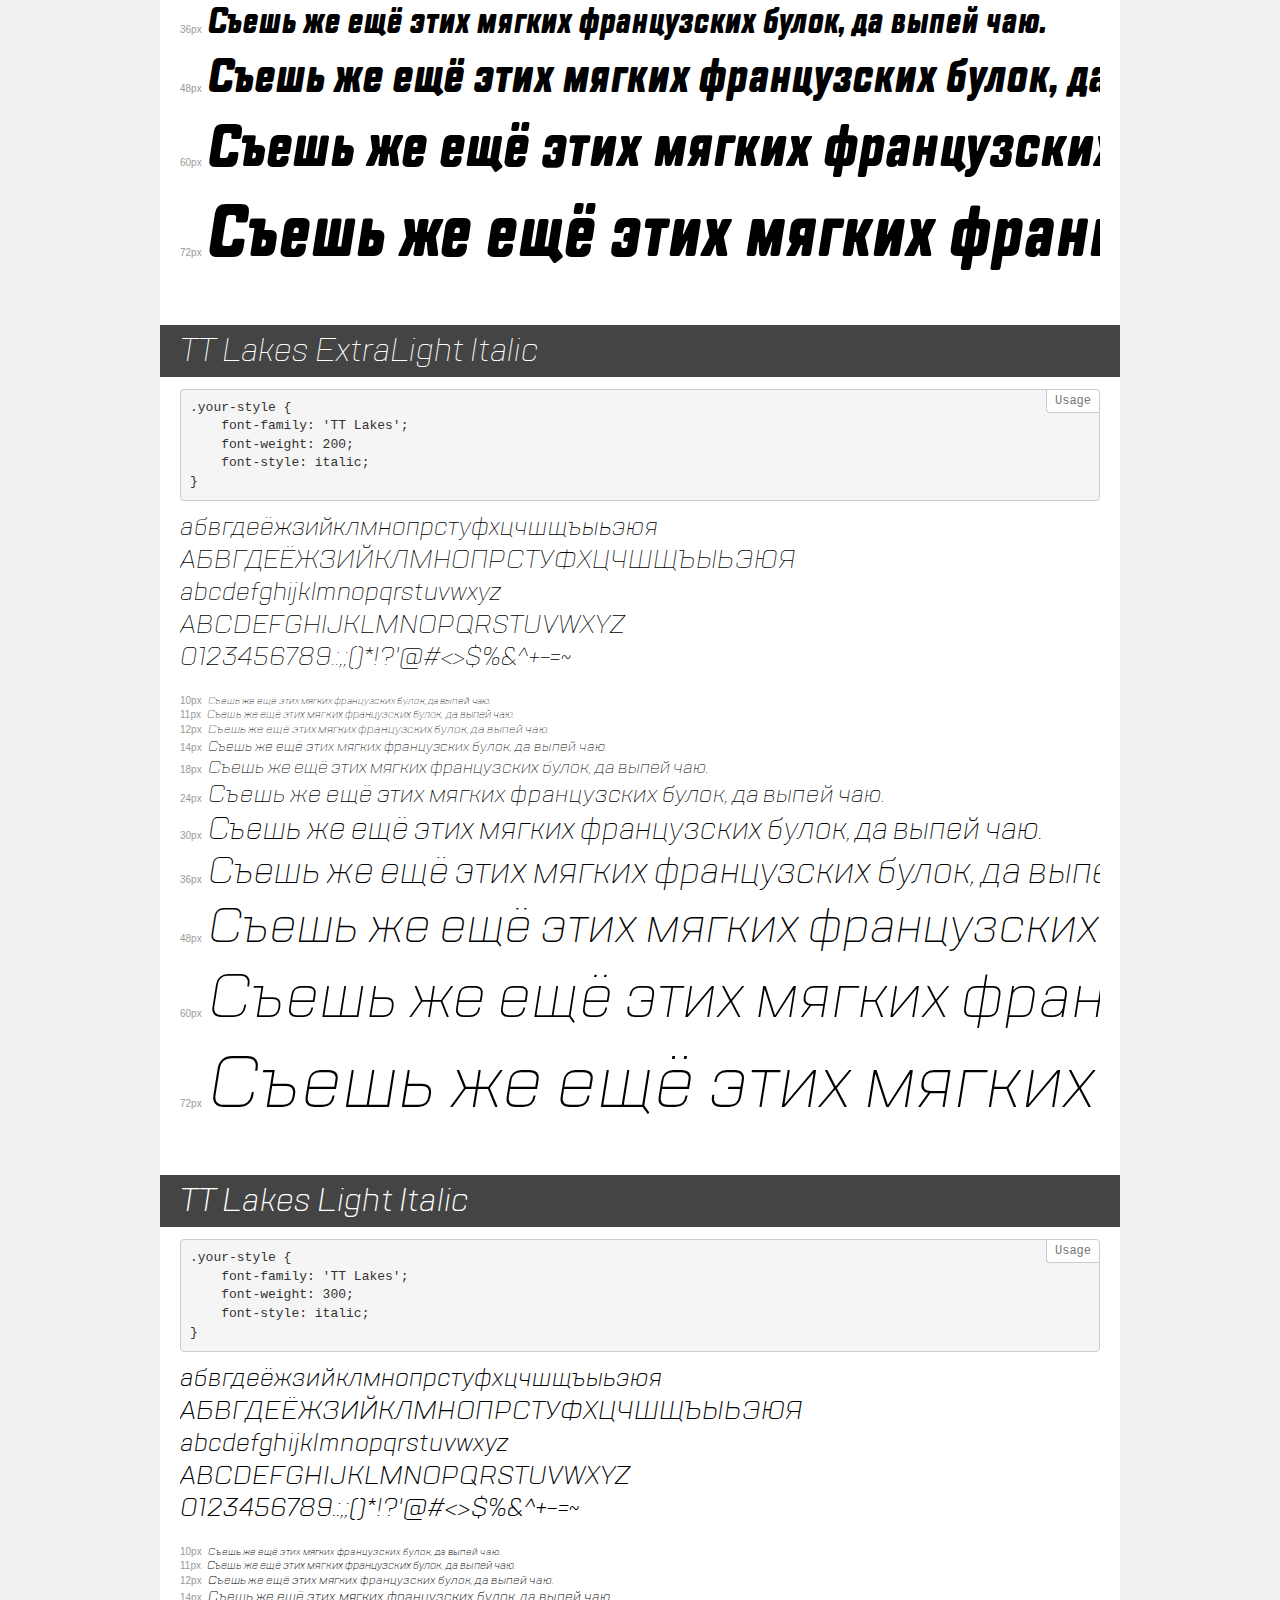
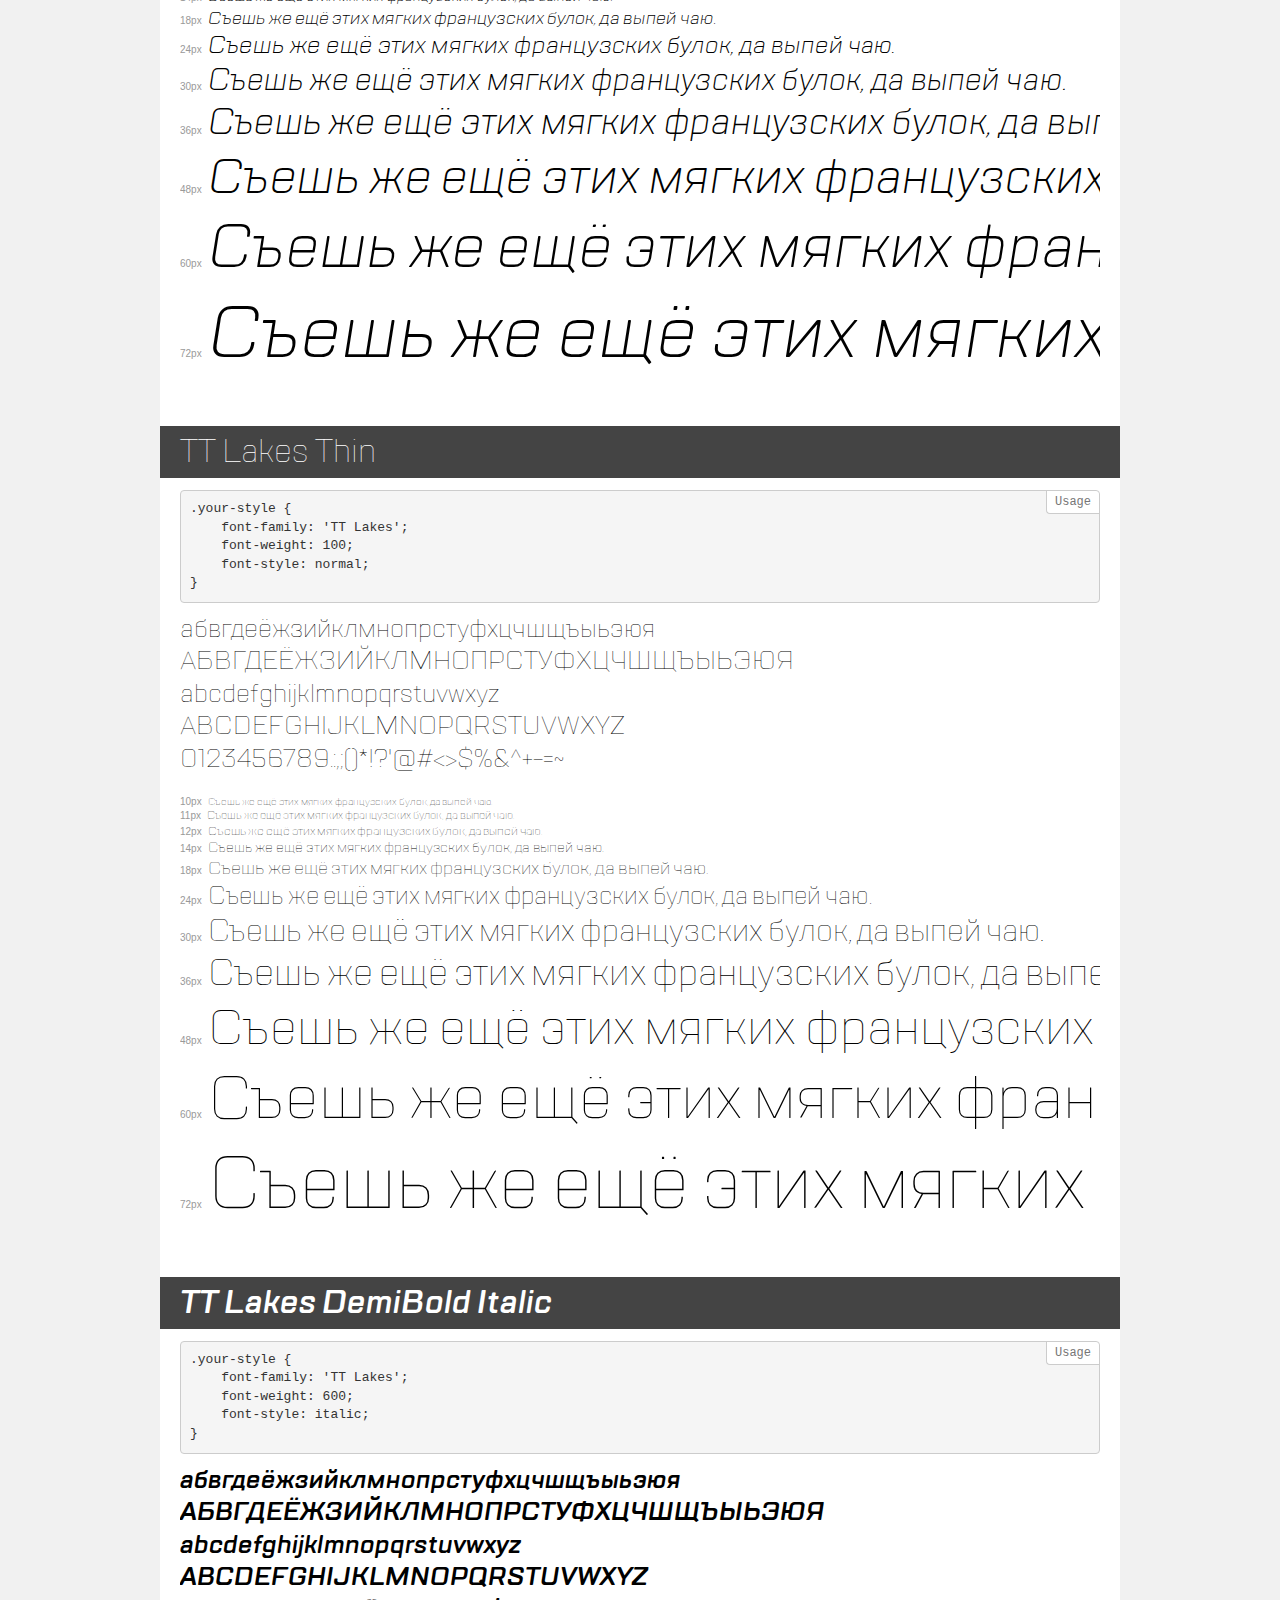
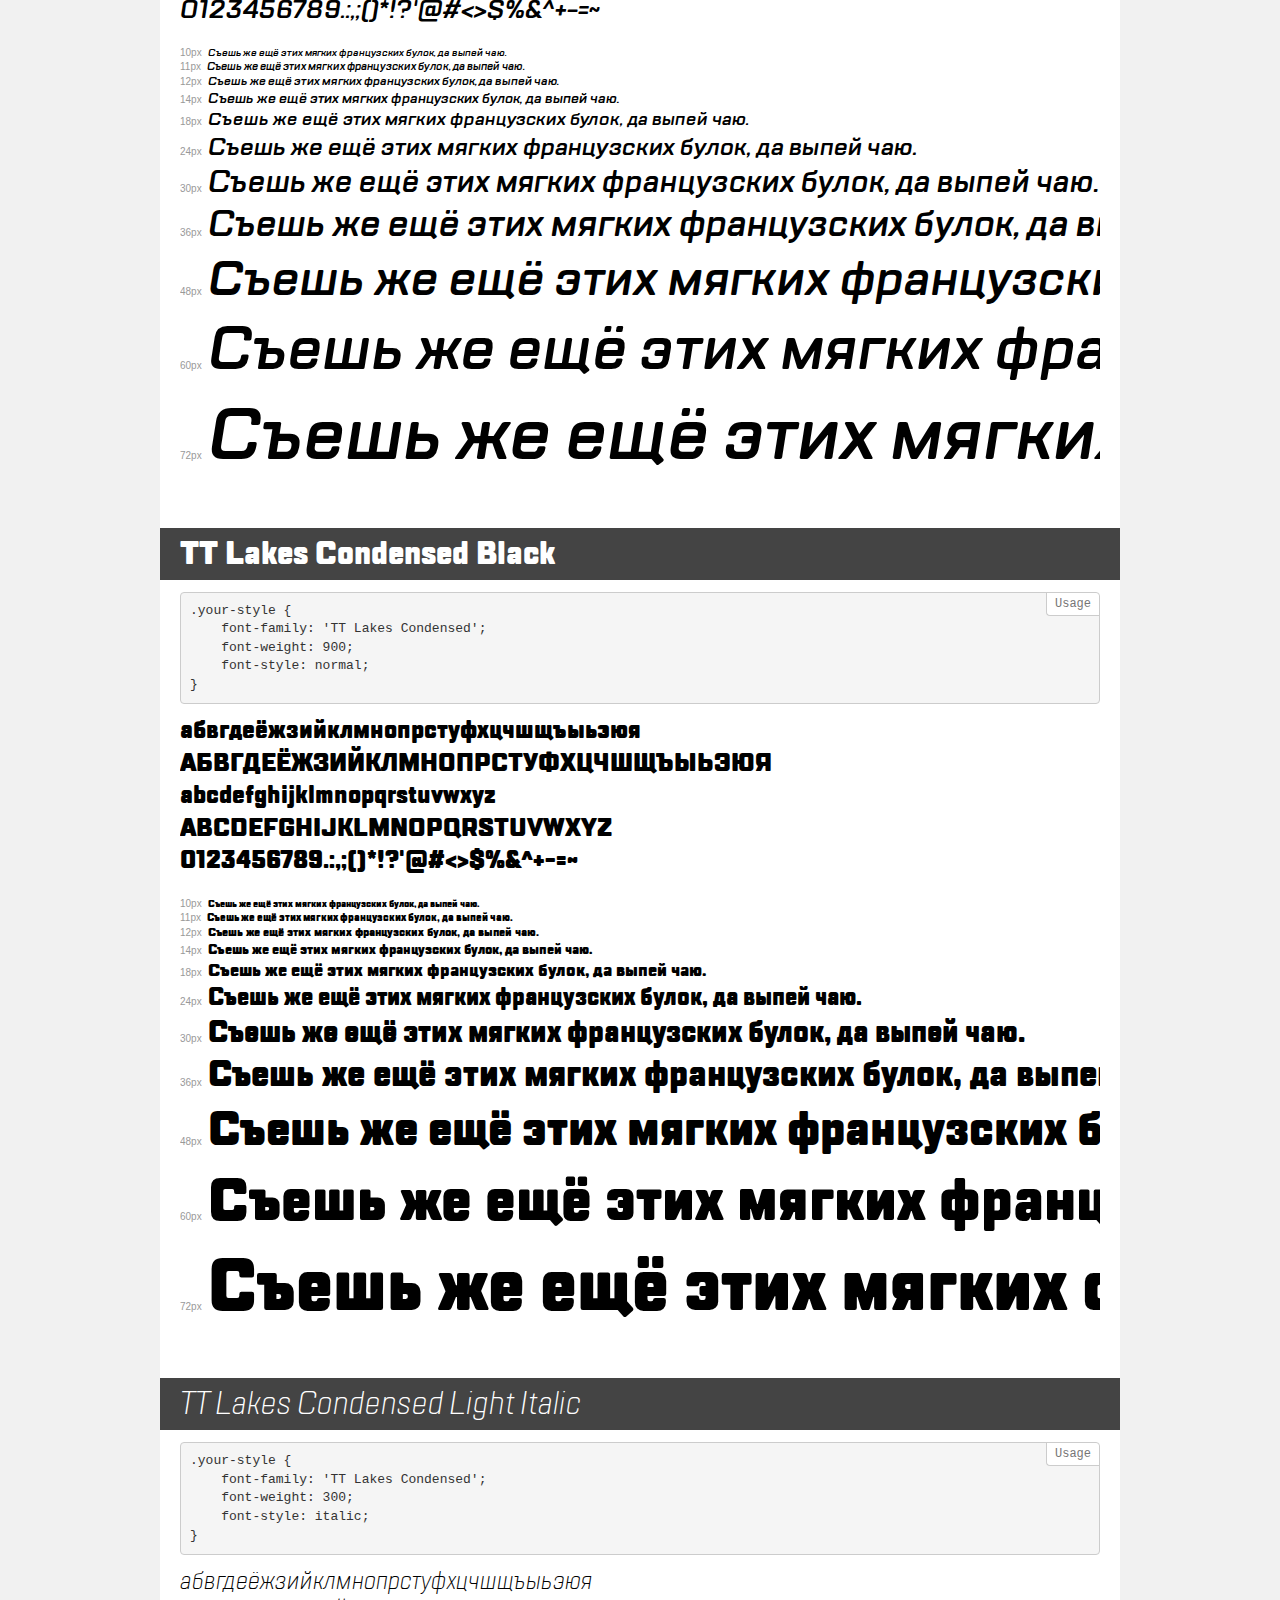
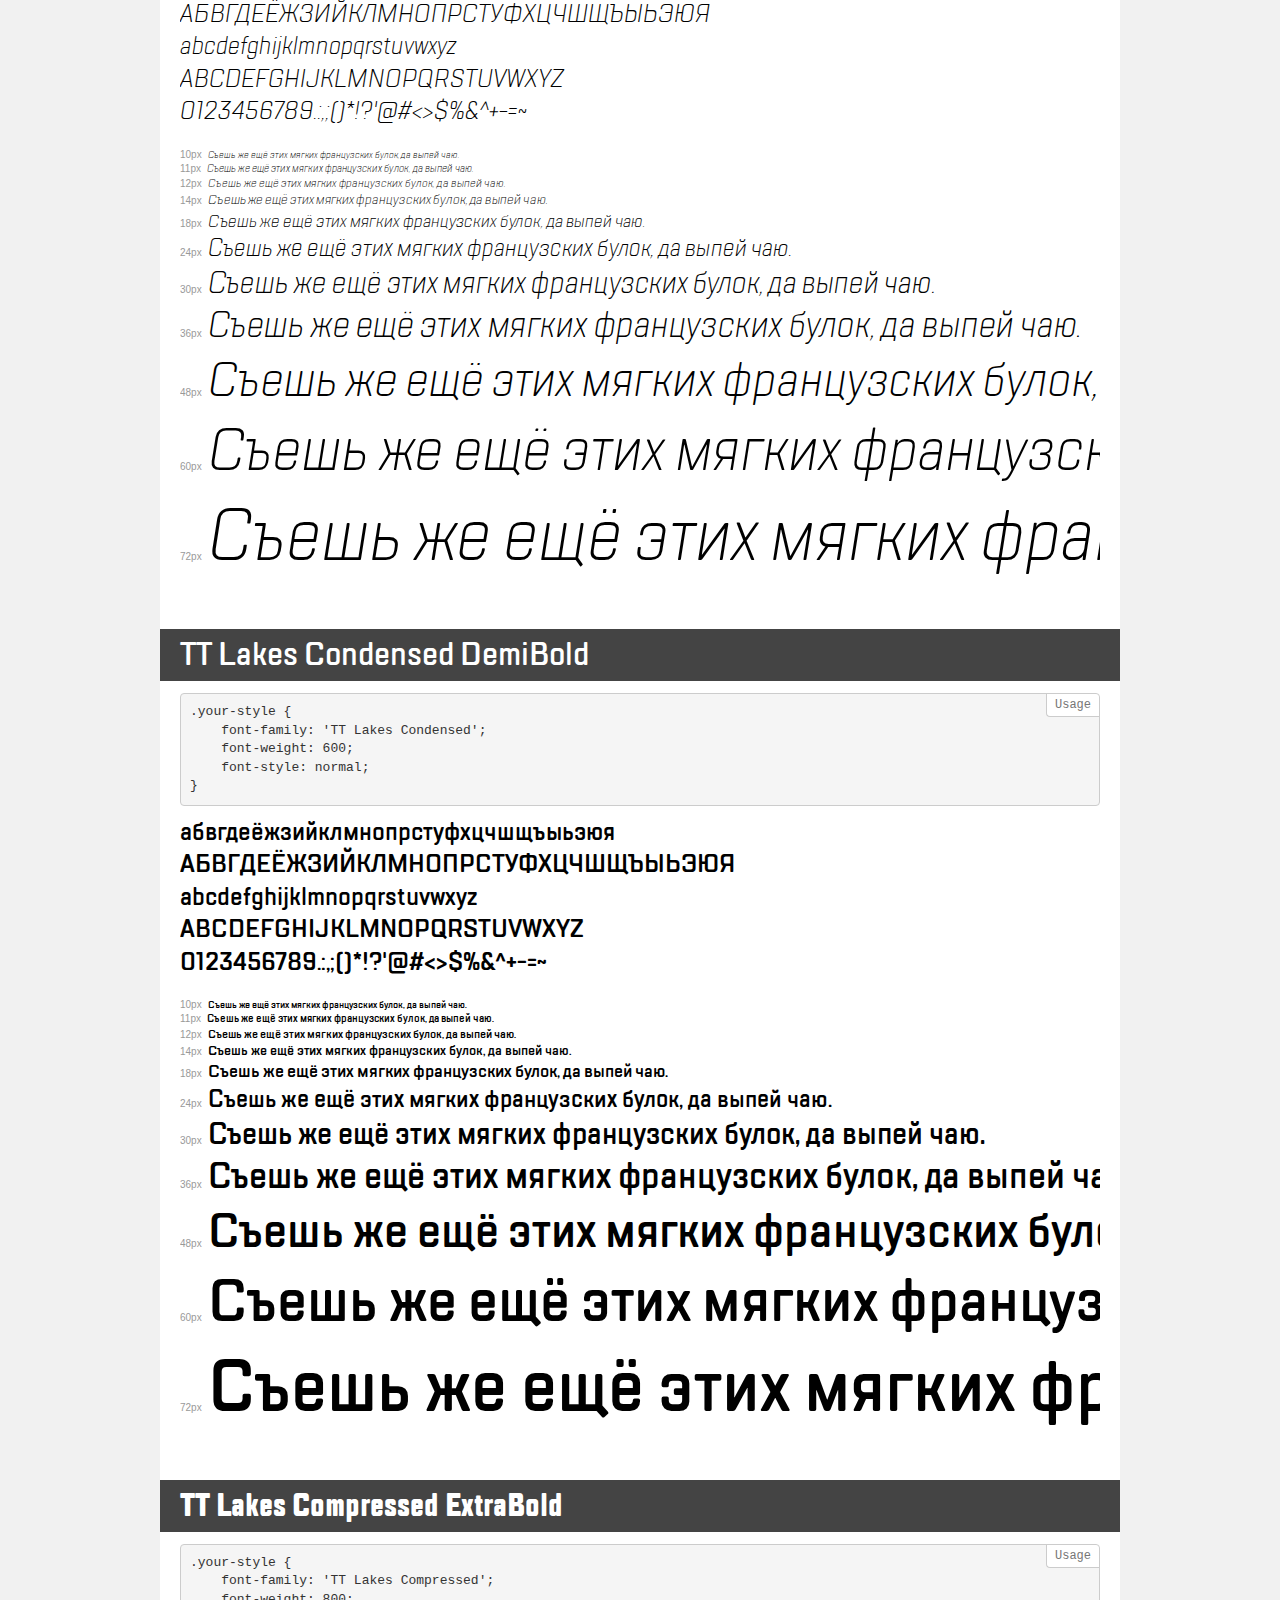
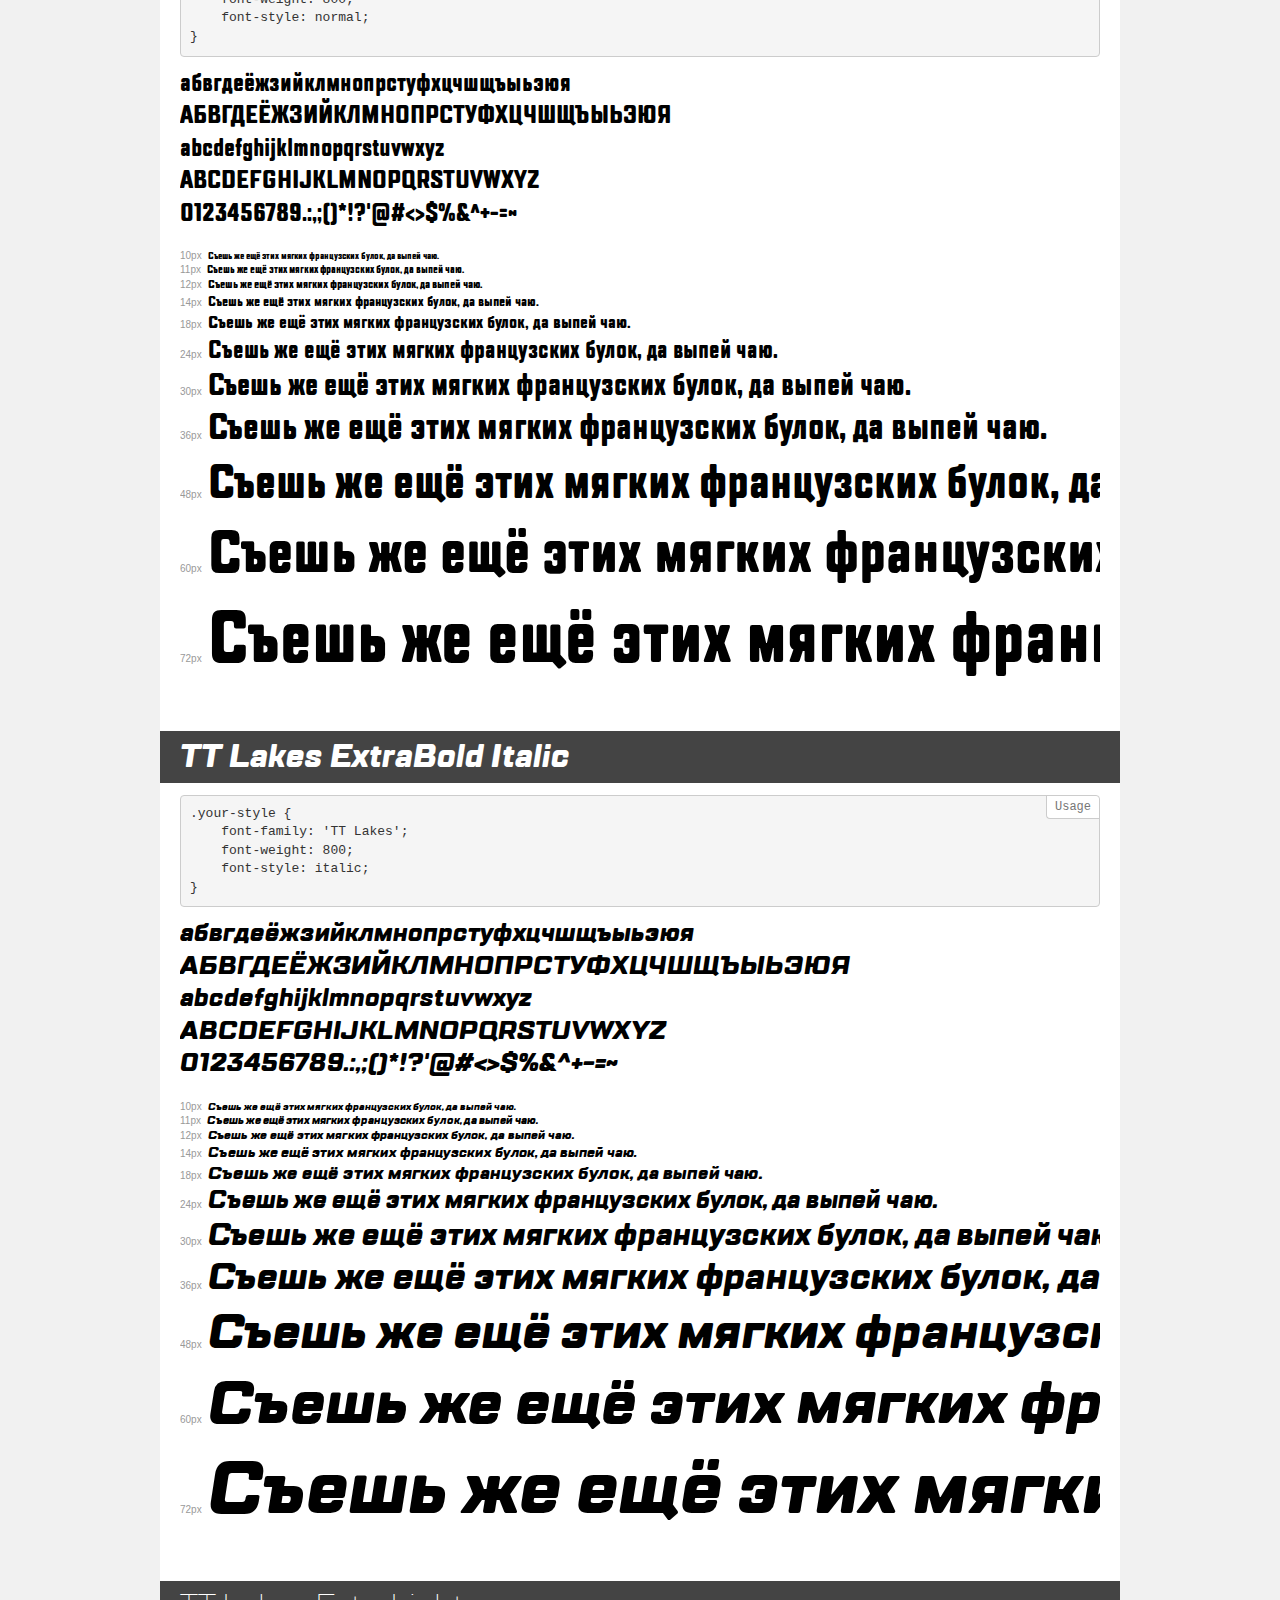
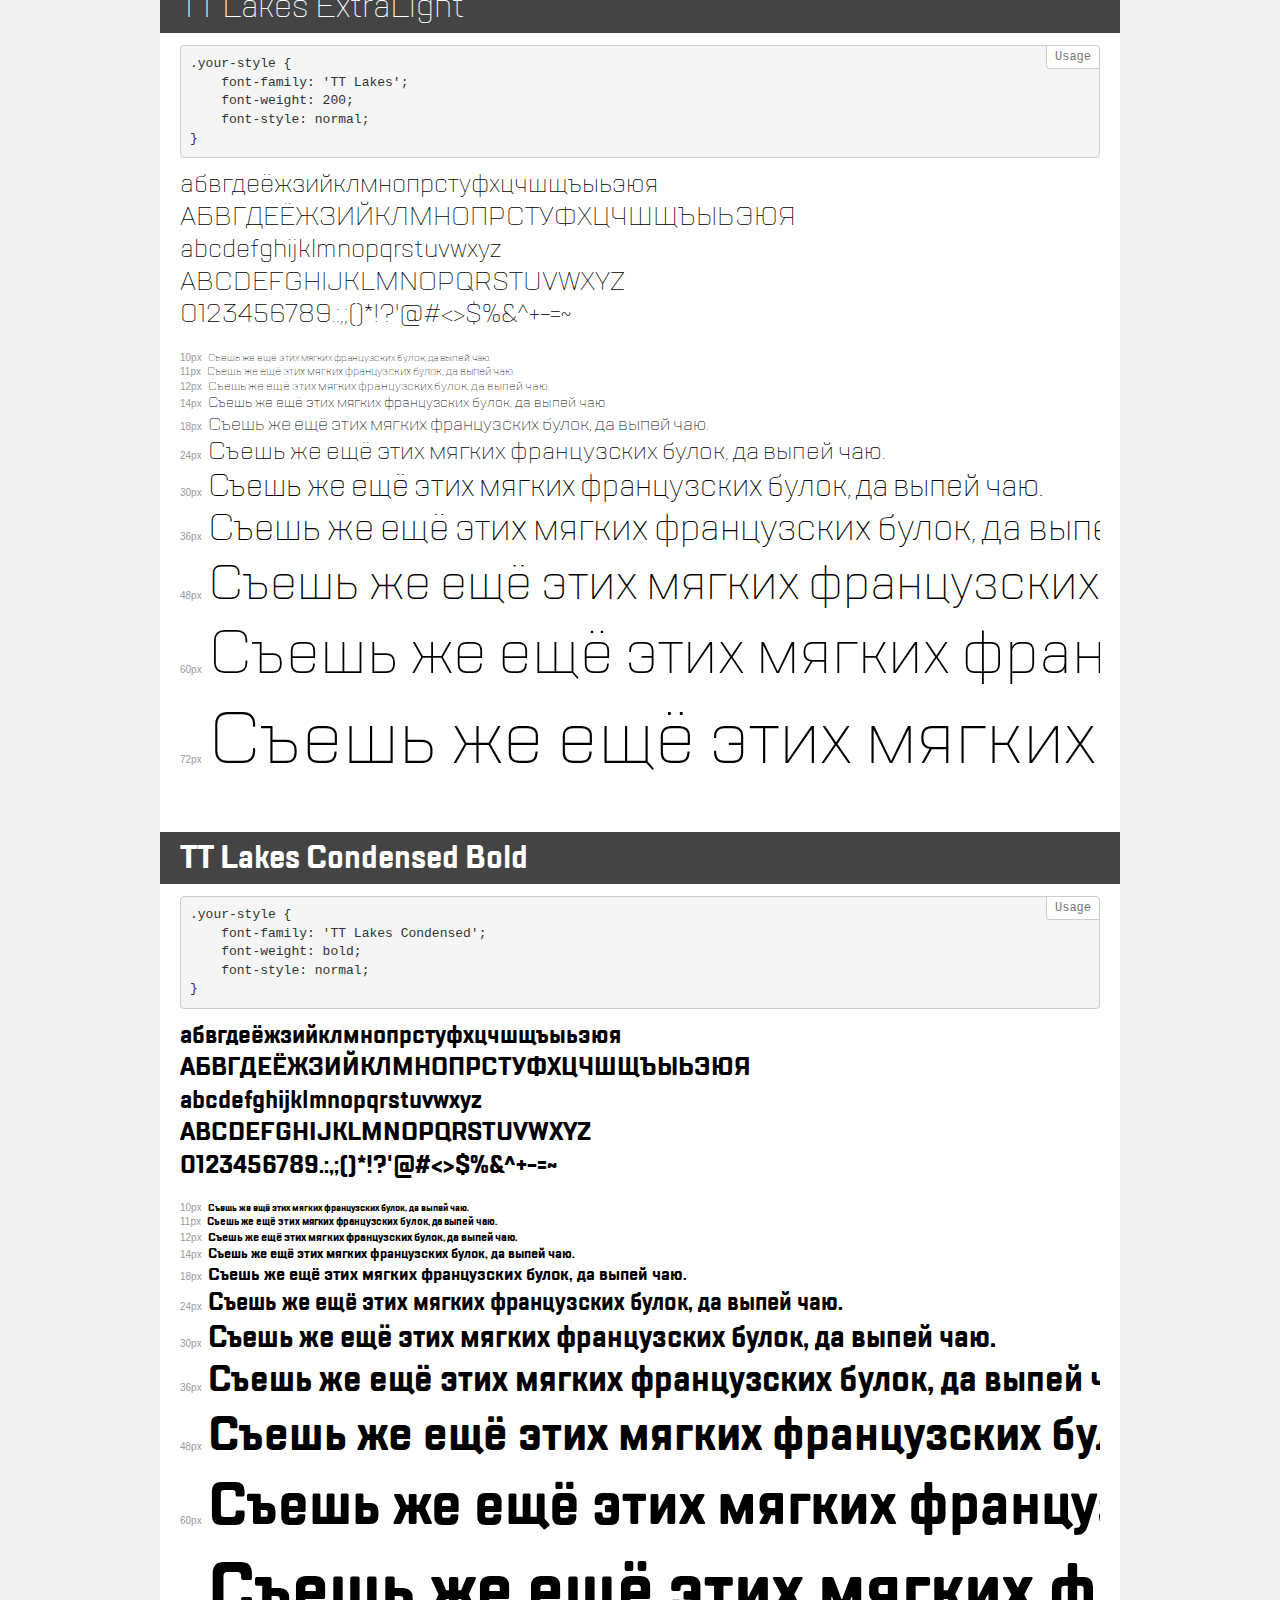
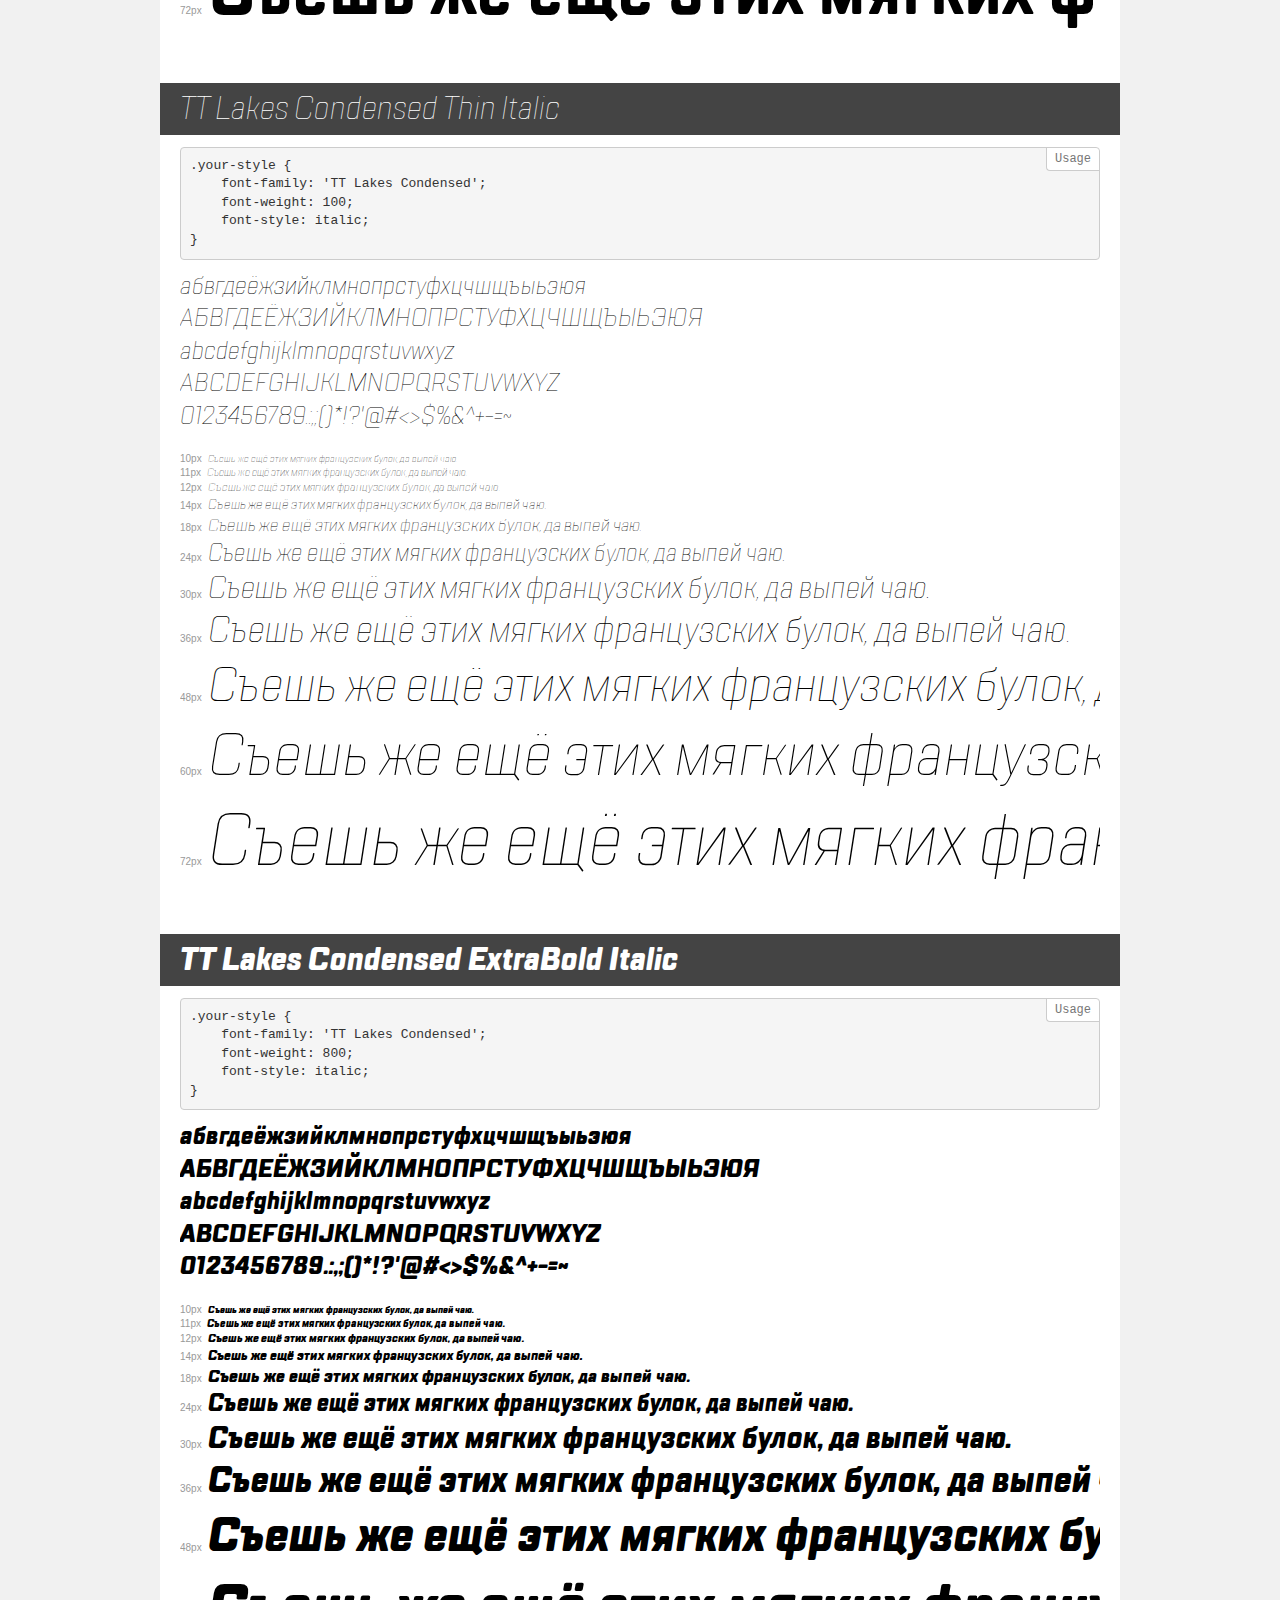
<file: src/fonts/demo.html>
<!DOCTYPE html>
<html>
<head>
    <meta charset="utf-8">
    <meta http-equiv="X-UA-Compatible" content="IE=edge">
    <meta name="viewport" content="width=device-width, initial-scale=1">
    <meta name="robots" content="noindex, noarchive">
    <meta name="format-detection" content="telephone=no">
    <title>Transfonter demo</title>
    <link href="stylesheet.css" rel="stylesheet">
    <style>
        /*
        http://meyerweb.com/eric/tools/css/reset/
        v2.0 | 20110126
        License: none (public domain)
        */
        html, body, div, span, applet, object, iframe,
        h1, h2, h3, h4, h5, h6, p, blockquote, pre,
        a, abbr, acronym, address, big, cite, code,
        del, dfn, em, img, ins, kbd, q, s, samp,
        small, strike, strong, sub, sup, tt, var,
        b, u, i, center,
        dl, dt, dd, ol, ul, li,
        fieldset, form, label, legend,
        table, caption, tbody, tfoot, thead, tr, th, td,
        article, aside, canvas, details, embed,
        figure, figcaption, footer, header, hgroup,
        menu, nav, output, ruby, section, summary,
        time, mark, audio, video {
            margin: 0;
            padding: 0;
            border: 0;
            font-size: 100%;
            font: inherit;
            vertical-align: baseline;
        }
        /* HTML5 display-role reset for older browsers */
        article, aside, details, figcaption, figure,
        footer, header, hgroup, menu, nav, section {
            display: block;
        }
        body {
            line-height: 1;
        }
        ol, ul {
            list-style: none;
        }
        blockquote, q {
            quotes: none;
        }
        blockquote:before, blockquote:after,
        q:before, q:after {
            content: '';
            content: none;
        }
        table {
            border-collapse: collapse;
            border-spacing: 0;
        }
        /* common styles */
        body {
            background: #f1f1f1;
            color: #000;
        }
        .page {
            background: #fff;
            width: 920px;
            margin: 0 auto;
            padding: 20px 20px 0 20px;
            overflow: hidden;
        }
        .font-container {
            overflow-x: auto;
            overflow-y: hidden;
            margin-bottom: 40px;
            line-height: 1.3;
            white-space: nowrap;
            padding-bottom: 5px;
        }
        h1 {
            position: relative;
            background: #444;
            font-size: 32px;
            color: #fff;
            padding: 10px 20px;
            margin: 0 -20px 12px -20px;
        }
        .letters {
            font-size: 25px;
            margin-bottom: 20px;
        }
        .s10:before {
            content: '10px';
        }
        .s11:before {
            content: '11px';
        }
        .s12:before {
            content: '12px';
        }
        .s14:before {
            content: '14px';
        }
        .s18:before {
            content: '18px';
        }
        .s24:before {
            content: '24px';
        }
        .s30:before {
            content: '30px';
        }
        .s36:before {
            content: '36px';
        }
        .s48:before {
            content: '48px';
        }
        .s60:before {
            content: '60px';
        }
        .s72:before {
            content: '72px';
        }
        .s10:before, .s11:before, .s12:before, .s14:before,
        .s18:before, .s24:before, .s30:before, .s36:before,
        .s48:before, .s60:before, .s72:before {
            font-family: Arial, sans-serif;
            font-size: 10px;
            font-weight: normal;
            font-style: normal;
            color: #999;
            padding-right: 6px;
        }
        pre {
            display: block;
            position: relative;
            padding: 9px;
            margin: 0 0 10px;
            font-family: Monaco, Menlo, Consolas, "Courier New", monospace !important;
            font-size: 13px;
            line-height: 1.428571429;
            color: #333;
            font-weight: normal !important;
            font-style: normal !important;
            background-color: #f5f5f5;
            border: 1px solid #ccc;
            overflow-x: auto;
            border-radius: 4px;
        }
        pre:after {
            display: block;
            position: absolute;
            right: 0;
            top: 0;
            content: 'Usage';
            line-height: 1;
            padding: 5px 8px;
            font-size: 12px;
            color: #767676;
            background-color: #fff;
            border: 1px solid #ccc;
            border-right: none;
            border-top: none;
            border-radius: 0 4px 0 4px;
            z-index: 10;
        }
        /* responsive */
        @media (max-width: 959px) {
            .page {
                width: auto;
                margin: 0;
            }
        }
    </style>
</head>
<body>
<div class="page">
    <div class="demo" style="font-family: 'TT Lakes'; font-weight: normal; font-style: italic;">
        <h1>TT Lakes Italic</h1>
        <pre>.your-style {
    font-family: 'TT Lakes';
    font-weight: normal;
    font-style: italic;
}</pre>
        <div class="font-container">
            <p class="letters">
                абвгдеёжзийклмнопрстуфхцчшщъыьэюя<br>
АБВГДЕЁЖЗИЙКЛМНОПРСТУФХЦЧШЩЪЫЬЭЮЯ<br>
abcdefghijklmnopqrstuvwxyz<br>
ABCDEFGHIJKLMNOPQRSTUVWXYZ<br>
                0123456789.:,;()*!?'@#<>$%&^+-=~
            </p>
            <p class="s10" style="font-size: 10px;">Съешь же ещё этих мягких французских булок, да выпей чаю.</p>
            <p class="s11" style="font-size: 11px;">Съешь же ещё этих мягких французских булок, да выпей чаю.</p>
            <p class="s12" style="font-size: 12px;">Съешь же ещё этих мягких французских булок, да выпей чаю.</p>
            <p class="s14" style="font-size: 14px;">Съешь же ещё этих мягких французских булок, да выпей чаю.</p>
            <p class="s18" style="font-size: 18px;">Съешь же ещё этих мягких французских булок, да выпей чаю.</p>
            <p class="s24" style="font-size: 24px;">Съешь же ещё этих мягких французских булок, да выпей чаю.</p>
            <p class="s30" style="font-size: 30px;">Съешь же ещё этих мягких французских булок, да выпей чаю.</p>
            <p class="s36" style="font-size: 36px;">Съешь же ещё этих мягких французских булок, да выпей чаю.</p>
            <p class="s48" style="font-size: 48px;">Съешь же ещё этих мягких французских булок, да выпей чаю.</p>
            <p class="s60" style="font-size: 60px;">Съешь же ещё этих мягких французских булок, да выпей чаю.</p>
            <p class="s72" style="font-size: 72px;">Съешь же ещё этих мягких французских булок, да выпей чаю.</p>
        </div>
    </div>
    <div class="demo" style="font-family: 'TT Lakes Condensed'; font-weight: 200; font-style: normal;">
        <h1>TT Lakes Condensed ExtraLight</h1>
        <pre>.your-style {
    font-family: 'TT Lakes Condensed';
    font-weight: 200;
    font-style: normal;
}</pre>
        <div class="font-container">
            <p class="letters">
                абвгдеёжзийклмнопрстуфхцчшщъыьэюя<br>
АБВГДЕЁЖЗИЙКЛМНОПРСТУФХЦЧШЩЪЫЬЭЮЯ<br>
abcdefghijklmnopqrstuvwxyz<br>
ABCDEFGHIJKLMNOPQRSTUVWXYZ<br>
                0123456789.:,;()*!?'@#<>$%&^+-=~
            </p>
            <p class="s10" style="font-size: 10px;">Съешь же ещё этих мягких французских булок, да выпей чаю.</p>
            <p class="s11" style="font-size: 11px;">Съешь же ещё этих мягких французских булок, да выпей чаю.</p>
            <p class="s12" style="font-size: 12px;">Съешь же ещё этих мягких французских булок, да выпей чаю.</p>
            <p class="s14" style="font-size: 14px;">Съешь же ещё этих мягких французских булок, да выпей чаю.</p>
            <p class="s18" style="font-size: 18px;">Съешь же ещё этих мягких французских булок, да выпей чаю.</p>
            <p class="s24" style="font-size: 24px;">Съешь же ещё этих мягких французских булок, да выпей чаю.</p>
            <p class="s30" style="font-size: 30px;">Съешь же ещё этих мягких французских булок, да выпей чаю.</p>
            <p class="s36" style="font-size: 36px;">Съешь же ещё этих мягких французских булок, да выпей чаю.</p>
            <p class="s48" style="font-size: 48px;">Съешь же ещё этих мягких французских булок, да выпей чаю.</p>
            <p class="s60" style="font-size: 60px;">Съешь же ещё этих мягких французских булок, да выпей чаю.</p>
            <p class="s72" style="font-size: 72px;">Съешь же ещё этих мягких французских булок, да выпей чаю.</p>
        </div>
    </div>
    <div class="demo" style="font-family: 'TT Lakes Compressed'; font-weight: normal; font-style: normal;">
        <h1>TT Lakes Compressed Regular</h1>
        <pre>.your-style {
    font-family: 'TT Lakes Compressed';
    font-weight: normal;
    font-style: normal;
}</pre>
        <div class="font-container">
            <p class="letters">
                абвгдеёжзийклмнопрстуфхцчшщъыьэюя<br>
АБВГДЕЁЖЗИЙКЛМНОПРСТУФХЦЧШЩЪЫЬЭЮЯ<br>
abcdefghijklmnopqrstuvwxyz<br>
ABCDEFGHIJKLMNOPQRSTUVWXYZ<br>
                0123456789.:,;()*!?'@#<>$%&^+-=~
            </p>
            <p class="s10" style="font-size: 10px;">Съешь же ещё этих мягких французских булок, да выпей чаю.</p>
            <p class="s11" style="font-size: 11px;">Съешь же ещё этих мягких французских булок, да выпей чаю.</p>
            <p class="s12" style="font-size: 12px;">Съешь же ещё этих мягких французских булок, да выпей чаю.</p>
            <p class="s14" style="font-size: 14px;">Съешь же ещё этих мягких французских булок, да выпей чаю.</p>
            <p class="s18" style="font-size: 18px;">Съешь же ещё этих мягких французских булок, да выпей чаю.</p>
            <p class="s24" style="font-size: 24px;">Съешь же ещё этих мягких французских булок, да выпей чаю.</p>
            <p class="s30" style="font-size: 30px;">Съешь же ещё этих мягких французских булок, да выпей чаю.</p>
            <p class="s36" style="font-size: 36px;">Съешь же ещё этих мягких французских булок, да выпей чаю.</p>
            <p class="s48" style="font-size: 48px;">Съешь же ещё этих мягких французских булок, да выпей чаю.</p>
            <p class="s60" style="font-size: 60px;">Съешь же ещё этих мягких французских булок, да выпей чаю.</p>
            <p class="s72" style="font-size: 72px;">Съешь же ещё этих мягких французских булок, да выпей чаю.</p>
        </div>
    </div>
    <div class="demo" style="font-family: 'TT Lakes Compressed'; font-weight: 100; font-style: italic;">
        <h1>TT Lakes Compressed Thin Italic</h1>
        <pre>.your-style {
    font-family: 'TT Lakes Compressed';
    font-weight: 100;
    font-style: italic;
}</pre>
        <div class="font-container">
            <p class="letters">
                абвгдеёжзийклмнопрстуфхцчшщъыьэюя<br>
АБВГДЕЁЖЗИЙКЛМНОПРСТУФХЦЧШЩЪЫЬЭЮЯ<br>
abcdefghijklmnopqrstuvwxyz<br>
ABCDEFGHIJKLMNOPQRSTUVWXYZ<br>
                0123456789.:,;()*!?'@#<>$%&^+-=~
            </p>
            <p class="s10" style="font-size: 10px;">Съешь же ещё этих мягких французских булок, да выпей чаю.</p>
            <p class="s11" style="font-size: 11px;">Съешь же ещё этих мягких французских булок, да выпей чаю.</p>
            <p class="s12" style="font-size: 12px;">Съешь же ещё этих мягких французских булок, да выпей чаю.</p>
            <p class="s14" style="font-size: 14px;">Съешь же ещё этих мягких французских булок, да выпей чаю.</p>
            <p class="s18" style="font-size: 18px;">Съешь же ещё этих мягких французских булок, да выпей чаю.</p>
            <p class="s24" style="font-size: 24px;">Съешь же ещё этих мягких французских булок, да выпей чаю.</p>
            <p class="s30" style="font-size: 30px;">Съешь же ещё этих мягких французских булок, да выпей чаю.</p>
            <p class="s36" style="font-size: 36px;">Съешь же ещё этих мягких французских булок, да выпей чаю.</p>
            <p class="s48" style="font-size: 48px;">Съешь же ещё этих мягких французских булок, да выпей чаю.</p>
            <p class="s60" style="font-size: 60px;">Съешь же ещё этих мягких французских булок, да выпей чаю.</p>
            <p class="s72" style="font-size: 72px;">Съешь же ещё этих мягких французских булок, да выпей чаю.</p>
        </div>
    </div>
    <div class="demo" style="font-family: 'TT Lakes Condensed'; font-weight: 500; font-style: normal;">
        <h1>TT Lakes Condensed Medium</h1>
        <pre>.your-style {
    font-family: 'TT Lakes Condensed';
    font-weight: 500;
    font-style: normal;
}</pre>
        <div class="font-container">
            <p class="letters">
                абвгдеёжзийклмнопрстуфхцчшщъыьэюя<br>
АБВГДЕЁЖЗИЙКЛМНОПРСТУФХЦЧШЩЪЫЬЭЮЯ<br>
abcdefghijklmnopqrstuvwxyz<br>
ABCDEFGHIJKLMNOPQRSTUVWXYZ<br>
                0123456789.:,;()*!?'@#<>$%&^+-=~
            </p>
            <p class="s10" style="font-size: 10px;">Съешь же ещё этих мягких французских булок, да выпей чаю.</p>
            <p class="s11" style="font-size: 11px;">Съешь же ещё этих мягких французских булок, да выпей чаю.</p>
            <p class="s12" style="font-size: 12px;">Съешь же ещё этих мягких французских булок, да выпей чаю.</p>
            <p class="s14" style="font-size: 14px;">Съешь же ещё этих мягких французских булок, да выпей чаю.</p>
            <p class="s18" style="font-size: 18px;">Съешь же ещё этих мягких французских булок, да выпей чаю.</p>
            <p class="s24" style="font-size: 24px;">Съешь же ещё этих мягких французских булок, да выпей чаю.</p>
            <p class="s30" style="font-size: 30px;">Съешь же ещё этих мягких французских булок, да выпей чаю.</p>
            <p class="s36" style="font-size: 36px;">Съешь же ещё этих мягких французских булок, да выпей чаю.</p>
            <p class="s48" style="font-size: 48px;">Съешь же ещё этих мягких французских булок, да выпей чаю.</p>
            <p class="s60" style="font-size: 60px;">Съешь же ещё этих мягких французских булок, да выпей чаю.</p>
            <p class="s72" style="font-size: 72px;">Съешь же ещё этих мягких французских булок, да выпей чаю.</p>
        </div>
    </div>
    <div class="demo" style="font-family: 'TT Lakes Compressed'; font-weight: 800; font-style: italic;">
        <h1>TT Lakes Compressed ExtraBold Italic</h1>
        <pre>.your-style {
    font-family: 'TT Lakes Compressed';
    font-weight: 800;
    font-style: italic;
}</pre>
        <div class="font-container">
            <p class="letters">
                абвгдеёжзийклмнопрстуфхцчшщъыьэюя<br>
АБВГДЕЁЖЗИЙКЛМНОПРСТУФХЦЧШЩЪЫЬЭЮЯ<br>
abcdefghijklmnopqrstuvwxyz<br>
ABCDEFGHIJKLMNOPQRSTUVWXYZ<br>
                0123456789.:,;()*!?'@#<>$%&^+-=~
            </p>
            <p class="s10" style="font-size: 10px;">Съешь же ещё этих мягких французских булок, да выпей чаю.</p>
            <p class="s11" style="font-size: 11px;">Съешь же ещё этих мягких французских булок, да выпей чаю.</p>
            <p class="s12" style="font-size: 12px;">Съешь же ещё этих мягких французских булок, да выпей чаю.</p>
            <p class="s14" style="font-size: 14px;">Съешь же ещё этих мягких французских булок, да выпей чаю.</p>
            <p class="s18" style="font-size: 18px;">Съешь же ещё этих мягких французских булок, да выпей чаю.</p>
            <p class="s24" style="font-size: 24px;">Съешь же ещё этих мягких французских булок, да выпей чаю.</p>
            <p class="s30" style="font-size: 30px;">Съешь же ещё этих мягких французских булок, да выпей чаю.</p>
            <p class="s36" style="font-size: 36px;">Съешь же ещё этих мягких французских булок, да выпей чаю.</p>
            <p class="s48" style="font-size: 48px;">Съешь же ещё этих мягких французских булок, да выпей чаю.</p>
            <p class="s60" style="font-size: 60px;">Съешь же ещё этих мягких французских булок, да выпей чаю.</p>
            <p class="s72" style="font-size: 72px;">Съешь же ещё этих мягких французских булок, да выпей чаю.</p>
        </div>
    </div>
    <div class="demo" style="font-family: 'TT Lakes'; font-weight: 200; font-style: italic;">
        <h1>TT Lakes ExtraLight Italic</h1>
        <pre>.your-style {
    font-family: 'TT Lakes';
    font-weight: 200;
    font-style: italic;
}</pre>
        <div class="font-container">
            <p class="letters">
                абвгдеёжзийклмнопрстуфхцчшщъыьэюя<br>
АБВГДЕЁЖЗИЙКЛМНОПРСТУФХЦЧШЩЪЫЬЭЮЯ<br>
abcdefghijklmnopqrstuvwxyz<br>
ABCDEFGHIJKLMNOPQRSTUVWXYZ<br>
                0123456789.:,;()*!?'@#<>$%&^+-=~
            </p>
            <p class="s10" style="font-size: 10px;">Съешь же ещё этих мягких французских булок, да выпей чаю.</p>
            <p class="s11" style="font-size: 11px;">Съешь же ещё этих мягких французских булок, да выпей чаю.</p>
            <p class="s12" style="font-size: 12px;">Съешь же ещё этих мягких французских булок, да выпей чаю.</p>
            <p class="s14" style="font-size: 14px;">Съешь же ещё этих мягких французских булок, да выпей чаю.</p>
            <p class="s18" style="font-size: 18px;">Съешь же ещё этих мягких французских булок, да выпей чаю.</p>
            <p class="s24" style="font-size: 24px;">Съешь же ещё этих мягких французских булок, да выпей чаю.</p>
            <p class="s30" style="font-size: 30px;">Съешь же ещё этих мягких французских булок, да выпей чаю.</p>
            <p class="s36" style="font-size: 36px;">Съешь же ещё этих мягких французских булок, да выпей чаю.</p>
            <p class="s48" style="font-size: 48px;">Съешь же ещё этих мягких французских булок, да выпей чаю.</p>
            <p class="s60" style="font-size: 60px;">Съешь же ещё этих мягких французских булок, да выпей чаю.</p>
            <p class="s72" style="font-size: 72px;">Съешь же ещё этих мягких французских булок, да выпей чаю.</p>
        </div>
    </div>
    <div class="demo" style="font-family: 'TT Lakes'; font-weight: 300; font-style: italic;">
        <h1>TT Lakes Light Italic</h1>
        <pre>.your-style {
    font-family: 'TT Lakes';
    font-weight: 300;
    font-style: italic;
}</pre>
        <div class="font-container">
            <p class="letters">
                абвгдеёжзийклмнопрстуфхцчшщъыьэюя<br>
АБВГДЕЁЖЗИЙКЛМНОПРСТУФХЦЧШЩЪЫЬЭЮЯ<br>
abcdefghijklmnopqrstuvwxyz<br>
ABCDEFGHIJKLMNOPQRSTUVWXYZ<br>
                0123456789.:,;()*!?'@#<>$%&^+-=~
            </p>
            <p class="s10" style="font-size: 10px;">Съешь же ещё этих мягких французских булок, да выпей чаю.</p>
            <p class="s11" style="font-size: 11px;">Съешь же ещё этих мягких французских булок, да выпей чаю.</p>
            <p class="s12" style="font-size: 12px;">Съешь же ещё этих мягких французских булок, да выпей чаю.</p>
            <p class="s14" style="font-size: 14px;">Съешь же ещё этих мягких французских булок, да выпей чаю.</p>
            <p class="s18" style="font-size: 18px;">Съешь же ещё этих мягких французских булок, да выпей чаю.</p>
            <p class="s24" style="font-size: 24px;">Съешь же ещё этих мягких французских булок, да выпей чаю.</p>
            <p class="s30" style="font-size: 30px;">Съешь же ещё этих мягких французских булок, да выпей чаю.</p>
            <p class="s36" style="font-size: 36px;">Съешь же ещё этих мягких французских булок, да выпей чаю.</p>
            <p class="s48" style="font-size: 48px;">Съешь же ещё этих мягких французских булок, да выпей чаю.</p>
            <p class="s60" style="font-size: 60px;">Съешь же ещё этих мягких французских булок, да выпей чаю.</p>
            <p class="s72" style="font-size: 72px;">Съешь же ещё этих мягких французских булок, да выпей чаю.</p>
        </div>
    </div>
    <div class="demo" style="font-family: 'TT Lakes'; font-weight: 100; font-style: normal;">
        <h1>TT Lakes Thin</h1>
        <pre>.your-style {
    font-family: 'TT Lakes';
    font-weight: 100;
    font-style: normal;
}</pre>
        <div class="font-container">
            <p class="letters">
                абвгдеёжзийклмнопрстуфхцчшщъыьэюя<br>
АБВГДЕЁЖЗИЙКЛМНОПРСТУФХЦЧШЩЪЫЬЭЮЯ<br>
abcdefghijklmnopqrstuvwxyz<br>
ABCDEFGHIJKLMNOPQRSTUVWXYZ<br>
                0123456789.:,;()*!?'@#<>$%&^+-=~
            </p>
            <p class="s10" style="font-size: 10px;">Съешь же ещё этих мягких французских булок, да выпей чаю.</p>
            <p class="s11" style="font-size: 11px;">Съешь же ещё этих мягких французских булок, да выпей чаю.</p>
            <p class="s12" style="font-size: 12px;">Съешь же ещё этих мягких французских булок, да выпей чаю.</p>
            <p class="s14" style="font-size: 14px;">Съешь же ещё этих мягких французских булок, да выпей чаю.</p>
            <p class="s18" style="font-size: 18px;">Съешь же ещё этих мягких французских булок, да выпей чаю.</p>
            <p class="s24" style="font-size: 24px;">Съешь же ещё этих мягких французских булок, да выпей чаю.</p>
            <p class="s30" style="font-size: 30px;">Съешь же ещё этих мягких французских булок, да выпей чаю.</p>
            <p class="s36" style="font-size: 36px;">Съешь же ещё этих мягких французских булок, да выпей чаю.</p>
            <p class="s48" style="font-size: 48px;">Съешь же ещё этих мягких французских булок, да выпей чаю.</p>
            <p class="s60" style="font-size: 60px;">Съешь же ещё этих мягких французских булок, да выпей чаю.</p>
            <p class="s72" style="font-size: 72px;">Съешь же ещё этих мягких французских булок, да выпей чаю.</p>
        </div>
    </div>
    <div class="demo" style="font-family: 'TT Lakes'; font-weight: 600; font-style: italic;">
        <h1>TT Lakes DemiBold Italic</h1>
        <pre>.your-style {
    font-family: 'TT Lakes';
    font-weight: 600;
    font-style: italic;
}</pre>
        <div class="font-container">
            <p class="letters">
                абвгдеёжзийклмнопрстуфхцчшщъыьэюя<br>
АБВГДЕЁЖЗИЙКЛМНОПРСТУФХЦЧШЩЪЫЬЭЮЯ<br>
abcdefghijklmnopqrstuvwxyz<br>
ABCDEFGHIJKLMNOPQRSTUVWXYZ<br>
                0123456789.:,;()*!?'@#<>$%&^+-=~
            </p>
            <p class="s10" style="font-size: 10px;">Съешь же ещё этих мягких французских булок, да выпей чаю.</p>
            <p class="s11" style="font-size: 11px;">Съешь же ещё этих мягких французских булок, да выпей чаю.</p>
            <p class="s12" style="font-size: 12px;">Съешь же ещё этих мягких французских булок, да выпей чаю.</p>
            <p class="s14" style="font-size: 14px;">Съешь же ещё этих мягких французских булок, да выпей чаю.</p>
            <p class="s18" style="font-size: 18px;">Съешь же ещё этих мягких французских булок, да выпей чаю.</p>
            <p class="s24" style="font-size: 24px;">Съешь же ещё этих мягких французских булок, да выпей чаю.</p>
            <p class="s30" style="font-size: 30px;">Съешь же ещё этих мягких французских булок, да выпей чаю.</p>
            <p class="s36" style="font-size: 36px;">Съешь же ещё этих мягких французских булок, да выпей чаю.</p>
            <p class="s48" style="font-size: 48px;">Съешь же ещё этих мягких французских булок, да выпей чаю.</p>
            <p class="s60" style="font-size: 60px;">Съешь же ещё этих мягких французских булок, да выпей чаю.</p>
            <p class="s72" style="font-size: 72px;">Съешь же ещё этих мягких французских булок, да выпей чаю.</p>
        </div>
    </div>
    <div class="demo" style="font-family: 'TT Lakes Condensed'; font-weight: 900; font-style: normal;">
        <h1>TT Lakes Condensed Black</h1>
        <pre>.your-style {
    font-family: 'TT Lakes Condensed';
    font-weight: 900;
    font-style: normal;
}</pre>
        <div class="font-container">
            <p class="letters">
                абвгдеёжзийклмнопрстуфхцчшщъыьэюя<br>
АБВГДЕЁЖЗИЙКЛМНОПРСТУФХЦЧШЩЪЫЬЭЮЯ<br>
abcdefghijklmnopqrstuvwxyz<br>
ABCDEFGHIJKLMNOPQRSTUVWXYZ<br>
                0123456789.:,;()*!?'@#<>$%&^+-=~
            </p>
            <p class="s10" style="font-size: 10px;">Съешь же ещё этих мягких французских булок, да выпей чаю.</p>
            <p class="s11" style="font-size: 11px;">Съешь же ещё этих мягких французских булок, да выпей чаю.</p>
            <p class="s12" style="font-size: 12px;">Съешь же ещё этих мягких французских булок, да выпей чаю.</p>
            <p class="s14" style="font-size: 14px;">Съешь же ещё этих мягких французских булок, да выпей чаю.</p>
            <p class="s18" style="font-size: 18px;">Съешь же ещё этих мягких французских булок, да выпей чаю.</p>
            <p class="s24" style="font-size: 24px;">Съешь же ещё этих мягких французских булок, да выпей чаю.</p>
            <p class="s30" style="font-size: 30px;">Съешь же ещё этих мягких французских булок, да выпей чаю.</p>
            <p class="s36" style="font-size: 36px;">Съешь же ещё этих мягких французских булок, да выпей чаю.</p>
            <p class="s48" style="font-size: 48px;">Съешь же ещё этих мягких французских булок, да выпей чаю.</p>
            <p class="s60" style="font-size: 60px;">Съешь же ещё этих мягких французских булок, да выпей чаю.</p>
            <p class="s72" style="font-size: 72px;">Съешь же ещё этих мягких французских булок, да выпей чаю.</p>
        </div>
    </div>
    <div class="demo" style="font-family: 'TT Lakes Condensed'; font-weight: 300; font-style: italic;">
        <h1>TT Lakes Condensed Light Italic</h1>
        <pre>.your-style {
    font-family: 'TT Lakes Condensed';
    font-weight: 300;
    font-style: italic;
}</pre>
        <div class="font-container">
            <p class="letters">
                абвгдеёжзийклмнопрстуфхцчшщъыьэюя<br>
АБВГДЕЁЖЗИЙКЛМНОПРСТУФХЦЧШЩЪЫЬЭЮЯ<br>
abcdefghijklmnopqrstuvwxyz<br>
ABCDEFGHIJKLMNOPQRSTUVWXYZ<br>
                0123456789.:,;()*!?'@#<>$%&^+-=~
            </p>
            <p class="s10" style="font-size: 10px;">Съешь же ещё этих мягких французских булок, да выпей чаю.</p>
            <p class="s11" style="font-size: 11px;">Съешь же ещё этих мягких французских булок, да выпей чаю.</p>
            <p class="s12" style="font-size: 12px;">Съешь же ещё этих мягких французских булок, да выпей чаю.</p>
            <p class="s14" style="font-size: 14px;">Съешь же ещё этих мягких французских булок, да выпей чаю.</p>
            <p class="s18" style="font-size: 18px;">Съешь же ещё этих мягких французских булок, да выпей чаю.</p>
            <p class="s24" style="font-size: 24px;">Съешь же ещё этих мягких французских булок, да выпей чаю.</p>
            <p class="s30" style="font-size: 30px;">Съешь же ещё этих мягких французских булок, да выпей чаю.</p>
            <p class="s36" style="font-size: 36px;">Съешь же ещё этих мягких французских булок, да выпей чаю.</p>
            <p class="s48" style="font-size: 48px;">Съешь же ещё этих мягких французских булок, да выпей чаю.</p>
            <p class="s60" style="font-size: 60px;">Съешь же ещё этих мягких французских булок, да выпей чаю.</p>
            <p class="s72" style="font-size: 72px;">Съешь же ещё этих мягких французских булок, да выпей чаю.</p>
        </div>
    </div>
    <div class="demo" style="font-family: 'TT Lakes Condensed'; font-weight: 600; font-style: normal;">
        <h1>TT Lakes Condensed DemiBold</h1>
        <pre>.your-style {
    font-family: 'TT Lakes Condensed';
    font-weight: 600;
    font-style: normal;
}</pre>
        <div class="font-container">
            <p class="letters">
                абвгдеёжзийклмнопрстуфхцчшщъыьэюя<br>
АБВГДЕЁЖЗИЙКЛМНОПРСТУФХЦЧШЩЪЫЬЭЮЯ<br>
abcdefghijklmnopqrstuvwxyz<br>
ABCDEFGHIJKLMNOPQRSTUVWXYZ<br>
                0123456789.:,;()*!?'@#<>$%&^+-=~
            </p>
            <p class="s10" style="font-size: 10px;">Съешь же ещё этих мягких французских булок, да выпей чаю.</p>
            <p class="s11" style="font-size: 11px;">Съешь же ещё этих мягких французских булок, да выпей чаю.</p>
            <p class="s12" style="font-size: 12px;">Съешь же ещё этих мягких французских булок, да выпей чаю.</p>
            <p class="s14" style="font-size: 14px;">Съешь же ещё этих мягких французских булок, да выпей чаю.</p>
            <p class="s18" style="font-size: 18px;">Съешь же ещё этих мягких французских булок, да выпей чаю.</p>
            <p class="s24" style="font-size: 24px;">Съешь же ещё этих мягких французских булок, да выпей чаю.</p>
            <p class="s30" style="font-size: 30px;">Съешь же ещё этих мягких французских булок, да выпей чаю.</p>
            <p class="s36" style="font-size: 36px;">Съешь же ещё этих мягких французских булок, да выпей чаю.</p>
            <p class="s48" style="font-size: 48px;">Съешь же ещё этих мягких французских булок, да выпей чаю.</p>
            <p class="s60" style="font-size: 60px;">Съешь же ещё этих мягких французских булок, да выпей чаю.</p>
            <p class="s72" style="font-size: 72px;">Съешь же ещё этих мягких французских булок, да выпей чаю.</p>
        </div>
    </div>
    <div class="demo" style="font-family: 'TT Lakes Compressed'; font-weight: 800; font-style: normal;">
        <h1>TT Lakes Compressed ExtraBold</h1>
        <pre>.your-style {
    font-family: 'TT Lakes Compressed';
    font-weight: 800;
    font-style: normal;
}</pre>
        <div class="font-container">
            <p class="letters">
                абвгдеёжзийклмнопрстуфхцчшщъыьэюя<br>
АБВГДЕЁЖЗИЙКЛМНОПРСТУФХЦЧШЩЪЫЬЭЮЯ<br>
abcdefghijklmnopqrstuvwxyz<br>
ABCDEFGHIJKLMNOPQRSTUVWXYZ<br>
                0123456789.:,;()*!?'@#<>$%&^+-=~
            </p>
            <p class="s10" style="font-size: 10px;">Съешь же ещё этих мягких французских булок, да выпей чаю.</p>
            <p class="s11" style="font-size: 11px;">Съешь же ещё этих мягких французских булок, да выпей чаю.</p>
            <p class="s12" style="font-size: 12px;">Съешь же ещё этих мягких французских булок, да выпей чаю.</p>
            <p class="s14" style="font-size: 14px;">Съешь же ещё этих мягких французских булок, да выпей чаю.</p>
            <p class="s18" style="font-size: 18px;">Съешь же ещё этих мягких французских булок, да выпей чаю.</p>
            <p class="s24" style="font-size: 24px;">Съешь же ещё этих мягких французских булок, да выпей чаю.</p>
            <p class="s30" style="font-size: 30px;">Съешь же ещё этих мягких французских булок, да выпей чаю.</p>
            <p class="s36" style="font-size: 36px;">Съешь же ещё этих мягких французских булок, да выпей чаю.</p>
            <p class="s48" style="font-size: 48px;">Съешь же ещё этих мягких французских булок, да выпей чаю.</p>
            <p class="s60" style="font-size: 60px;">Съешь же ещё этих мягких французских булок, да выпей чаю.</p>
            <p class="s72" style="font-size: 72px;">Съешь же ещё этих мягких французских булок, да выпей чаю.</p>
        </div>
    </div>
    <div class="demo" style="font-family: 'TT Lakes'; font-weight: 800; font-style: italic;">
        <h1>TT Lakes ExtraBold Italic</h1>
        <pre>.your-style {
    font-family: 'TT Lakes';
    font-weight: 800;
    font-style: italic;
}</pre>
        <div class="font-container">
            <p class="letters">
                абвгдеёжзийклмнопрстуфхцчшщъыьэюя<br>
АБВГДЕЁЖЗИЙКЛМНОПРСТУФХЦЧШЩЪЫЬЭЮЯ<br>
abcdefghijklmnopqrstuvwxyz<br>
ABCDEFGHIJKLMNOPQRSTUVWXYZ<br>
                0123456789.:,;()*!?'@#<>$%&^+-=~
            </p>
            <p class="s10" style="font-size: 10px;">Съешь же ещё этих мягких французских булок, да выпей чаю.</p>
            <p class="s11" style="font-size: 11px;">Съешь же ещё этих мягких французских булок, да выпей чаю.</p>
            <p class="s12" style="font-size: 12px;">Съешь же ещё этих мягких французских булок, да выпей чаю.</p>
            <p class="s14" style="font-size: 14px;">Съешь же ещё этих мягких французских булок, да выпей чаю.</p>
            <p class="s18" style="font-size: 18px;">Съешь же ещё этих мягких французских булок, да выпей чаю.</p>
            <p class="s24" style="font-size: 24px;">Съешь же ещё этих мягких французских булок, да выпей чаю.</p>
            <p class="s30" style="font-size: 30px;">Съешь же ещё этих мягких французских булок, да выпей чаю.</p>
            <p class="s36" style="font-size: 36px;">Съешь же ещё этих мягких французских булок, да выпей чаю.</p>
            <p class="s48" style="font-size: 48px;">Съешь же ещё этих мягких французских булок, да выпей чаю.</p>
            <p class="s60" style="font-size: 60px;">Съешь же ещё этих мягких французских булок, да выпей чаю.</p>
            <p class="s72" style="font-size: 72px;">Съешь же ещё этих мягких французских булок, да выпей чаю.</p>
        </div>
    </div>
    <div class="demo" style="font-family: 'TT Lakes'; font-weight: 200; font-style: normal;">
        <h1>TT Lakes ExtraLight</h1>
        <pre>.your-style {
    font-family: 'TT Lakes';
    font-weight: 200;
    font-style: normal;
}</pre>
        <div class="font-container">
            <p class="letters">
                абвгдеёжзийклмнопрстуфхцчшщъыьэюя<br>
АБВГДЕЁЖЗИЙКЛМНОПРСТУФХЦЧШЩЪЫЬЭЮЯ<br>
abcdefghijklmnopqrstuvwxyz<br>
ABCDEFGHIJKLMNOPQRSTUVWXYZ<br>
                0123456789.:,;()*!?'@#<>$%&^+-=~
            </p>
            <p class="s10" style="font-size: 10px;">Съешь же ещё этих мягких французских булок, да выпей чаю.</p>
            <p class="s11" style="font-size: 11px;">Съешь же ещё этих мягких французских булок, да выпей чаю.</p>
            <p class="s12" style="font-size: 12px;">Съешь же ещё этих мягких французских булок, да выпей чаю.</p>
            <p class="s14" style="font-size: 14px;">Съешь же ещё этих мягких французских булок, да выпей чаю.</p>
            <p class="s18" style="font-size: 18px;">Съешь же ещё этих мягких французских булок, да выпей чаю.</p>
            <p class="s24" style="font-size: 24px;">Съешь же ещё этих мягких французских булок, да выпей чаю.</p>
            <p class="s30" style="font-size: 30px;">Съешь же ещё этих мягких французских булок, да выпей чаю.</p>
            <p class="s36" style="font-size: 36px;">Съешь же ещё этих мягких французских булок, да выпей чаю.</p>
            <p class="s48" style="font-size: 48px;">Съешь же ещё этих мягких французских булок, да выпей чаю.</p>
            <p class="s60" style="font-size: 60px;">Съешь же ещё этих мягких французских булок, да выпей чаю.</p>
            <p class="s72" style="font-size: 72px;">Съешь же ещё этих мягких французских булок, да выпей чаю.</p>
        </div>
    </div>
    <div class="demo" style="font-family: 'TT Lakes Condensed'; font-weight: bold; font-style: normal;">
        <h1>TT Lakes Condensed Bold</h1>
        <pre>.your-style {
    font-family: 'TT Lakes Condensed';
    font-weight: bold;
    font-style: normal;
}</pre>
        <div class="font-container">
            <p class="letters">
                абвгдеёжзийклмнопрстуфхцчшщъыьэюя<br>
АБВГДЕЁЖЗИЙКЛМНОПРСТУФХЦЧШЩЪЫЬЭЮЯ<br>
abcdefghijklmnopqrstuvwxyz<br>
ABCDEFGHIJKLMNOPQRSTUVWXYZ<br>
                0123456789.:,;()*!?'@#<>$%&^+-=~
            </p>
            <p class="s10" style="font-size: 10px;">Съешь же ещё этих мягких французских булок, да выпей чаю.</p>
            <p class="s11" style="font-size: 11px;">Съешь же ещё этих мягких французских булок, да выпей чаю.</p>
            <p class="s12" style="font-size: 12px;">Съешь же ещё этих мягких французских булок, да выпей чаю.</p>
            <p class="s14" style="font-size: 14px;">Съешь же ещё этих мягких французских булок, да выпей чаю.</p>
            <p class="s18" style="font-size: 18px;">Съешь же ещё этих мягких французских булок, да выпей чаю.</p>
            <p class="s24" style="font-size: 24px;">Съешь же ещё этих мягких французских булок, да выпей чаю.</p>
            <p class="s30" style="font-size: 30px;">Съешь же ещё этих мягких французских булок, да выпей чаю.</p>
            <p class="s36" style="font-size: 36px;">Съешь же ещё этих мягких французских булок, да выпей чаю.</p>
            <p class="s48" style="font-size: 48px;">Съешь же ещё этих мягких французских булок, да выпей чаю.</p>
            <p class="s60" style="font-size: 60px;">Съешь же ещё этих мягких французских булок, да выпей чаю.</p>
            <p class="s72" style="font-size: 72px;">Съешь же ещё этих мягких французских булок, да выпей чаю.</p>
        </div>
    </div>
    <div class="demo" style="font-family: 'TT Lakes Condensed'; font-weight: 100; font-style: italic;">
        <h1>TT Lakes Condensed Thin Italic</h1>
        <pre>.your-style {
    font-family: 'TT Lakes Condensed';
    font-weight: 100;
    font-style: italic;
}</pre>
        <div class="font-container">
            <p class="letters">
                абвгдеёжзийклмнопрстуфхцчшщъыьэюя<br>
АБВГДЕЁЖЗИЙКЛМНОПРСТУФХЦЧШЩЪЫЬЭЮЯ<br>
abcdefghijklmnopqrstuvwxyz<br>
ABCDEFGHIJKLMNOPQRSTUVWXYZ<br>
                0123456789.:,;()*!?'@#<>$%&^+-=~
            </p>
            <p class="s10" style="font-size: 10px;">Съешь же ещё этих мягких французских булок, да выпей чаю.</p>
            <p class="s11" style="font-size: 11px;">Съешь же ещё этих мягких французских булок, да выпей чаю.</p>
            <p class="s12" style="font-size: 12px;">Съешь же ещё этих мягких французских булок, да выпей чаю.</p>
            <p class="s14" style="font-size: 14px;">Съешь же ещё этих мягких французских булок, да выпей чаю.</p>
            <p class="s18" style="font-size: 18px;">Съешь же ещё этих мягких французских булок, да выпей чаю.</p>
            <p class="s24" style="font-size: 24px;">Съешь же ещё этих мягких французских булок, да выпей чаю.</p>
            <p class="s30" style="font-size: 30px;">Съешь же ещё этих мягких французских булок, да выпей чаю.</p>
            <p class="s36" style="font-size: 36px;">Съешь же ещё этих мягких французских булок, да выпей чаю.</p>
            <p class="s48" style="font-size: 48px;">Съешь же ещё этих мягких французских булок, да выпей чаю.</p>
            <p class="s60" style="font-size: 60px;">Съешь же ещё этих мягких французских булок, да выпей чаю.</p>
            <p class="s72" style="font-size: 72px;">Съешь же ещё этих мягких французских булок, да выпей чаю.</p>
        </div>
    </div>
    <div class="demo" style="font-family: 'TT Lakes Condensed'; font-weight: 800; font-style: italic;">
        <h1>TT Lakes Condensed ExtraBold Italic</h1>
        <pre>.your-style {
    font-family: 'TT Lakes Condensed';
    font-weight: 800;
    font-style: italic;
}</pre>
        <div class="font-container">
            <p class="letters">
                абвгдеёжзийклмнопрстуфхцчшщъыьэюя<br>
АБВГДЕЁЖЗИЙКЛМНОПРСТУФХЦЧШЩЪЫЬЭЮЯ<br>
abcdefghijklmnopqrstuvwxyz<br>
ABCDEFGHIJKLMNOPQRSTUVWXYZ<br>
                0123456789.:,;()*!?'@#<>$%&^+-=~
            </p>
            <p class="s10" style="font-size: 10px;">Съешь же ещё этих мягких французских булок, да выпей чаю.</p>
            <p class="s11" style="font-size: 11px;">Съешь же ещё этих мягких французских булок, да выпей чаю.</p>
            <p class="s12" style="font-size: 12px;">Съешь же ещё этих мягких французских булок, да выпей чаю.</p>
            <p class="s14" style="font-size: 14px;">Съешь же ещё этих мягких французских булок, да выпей чаю.</p>
            <p class="s18" style="font-size: 18px;">Съешь же ещё этих мягких французских булок, да выпей чаю.</p>
            <p class="s24" style="font-size: 24px;">Съешь же ещё этих мягких французских булок, да выпей чаю.</p>
            <p class="s30" style="font-size: 30px;">Съешь же ещё этих мягких французских булок, да выпей чаю.</p>
            <p class="s36" style="font-size: 36px;">Съешь же ещё этих мягких французских булок, да выпей чаю.</p>
            <p class="s48" style="font-size: 48px;">Съешь же ещё этих мягких французских булок, да выпей чаю.</p>
            <p class="s60" style="font-size: 60px;">Съешь же ещё этих мягких французских булок, да выпей чаю.</p>
            <p class="s72" style="font-size: 72px;">Съешь же ещё этих мягких французских булок, да выпей чаю.</p>
        </div>
    </div>
    <div class="demo" style="font-family: 'TT Lakes Compressed'; font-weight: 500; font-style: normal;">
        <h1>TT Lakes Compressed Medium</h1>
        <pre>.your-style {
    font-family: 'TT Lakes Compressed';
    font-weight: 500;
    font-style: normal;
}</pre>
        <div class="font-container">
            <p class="letters">
                абвгдеёжзийклмнопрстуфхцчшщъыьэюя<br>
АБВГДЕЁЖЗИЙКЛМНОПРСТУФХЦЧШЩЪЫЬЭЮЯ<br>
abcdefghijklmnopqrstuvwxyz<br>
ABCDEFGHIJKLMNOPQRSTUVWXYZ<br>
                0123456789.:,;()*!?'@#<>$%&^+-=~
            </p>
            <p class="s10" style="font-size: 10px;">Съешь же ещё этих мягких французских булок, да выпей чаю.</p>
            <p class="s11" style="font-size: 11px;">Съешь же ещё этих мягких французских булок, да выпей чаю.</p>
            <p class="s12" style="font-size: 12px;">Съешь же ещё этих мягких французских булок, да выпей чаю.</p>
            <p class="s14" style="font-size: 14px;">Съешь же ещё этих мягких французских булок, да выпей чаю.</p>
            <p class="s18" style="font-size: 18px;">Съешь же ещё этих мягких французских булок, да выпей чаю.</p>
            <p class="s24" style="font-size: 24px;">Съешь же ещё этих мягких французских булок, да выпей чаю.</p>
            <p class="s30" style="font-size: 30px;">Съешь же ещё этих мягких французских булок, да выпей чаю.</p>
            <p class="s36" style="font-size: 36px;">Съешь же ещё этих мягких французских булок, да выпей чаю.</p>
            <p class="s48" style="font-size: 48px;">Съешь же ещё этих мягких французских булок, да выпей чаю.</p>
            <p class="s60" style="font-size: 60px;">Съешь же ещё этих мягких французских булок, да выпей чаю.</p>
            <p class="s72" style="font-size: 72px;">Съешь же ещё этих мягких французских булок, да выпей чаю.</p>
        </div>
    </div>
    <div class="demo" style="font-family: 'TT Lakes Condensed'; font-weight: 100; font-style: normal;">
        <h1>TT Lakes Condensed Thin</h1>
        <pre>.your-style {
    font-family: 'TT Lakes Condensed';
    font-weight: 100;
    font-style: normal;
}</pre>
        <div class="font-container">
            <p class="letters">
                абвгдеёжзийклмнопрстуфхцчшщъыьэюя<br>
АБВГДЕЁЖЗИЙКЛМНОПРСТУФХЦЧШЩЪЫЬЭЮЯ<br>
abcdefghijklmnopqrstuvwxyz<br>
ABCDEFGHIJKLMNOPQRSTUVWXYZ<br>
                0123456789.:,;()*!?'@#<>$%&^+-=~
            </p>
            <p class="s10" style="font-size: 10px;">Съешь же ещё этих мягких французских булок, да выпей чаю.</p>
            <p class="s11" style="font-size: 11px;">Съешь же ещё этих мягких французских булок, да выпей чаю.</p>
            <p class="s12" style="font-size: 12px;">Съешь же ещё этих мягких французских булок, да выпей чаю.</p>
            <p class="s14" style="font-size: 14px;">Съешь же ещё этих мягких французских булок, да выпей чаю.</p>
            <p class="s18" style="font-size: 18px;">Съешь же ещё этих мягких французских булок, да выпей чаю.</p>
            <p class="s24" style="font-size: 24px;">Съешь же ещё этих мягких французских булок, да выпей чаю.</p>
            <p class="s30" style="font-size: 30px;">Съешь же ещё этих мягких французских булок, да выпей чаю.</p>
            <p class="s36" style="font-size: 36px;">Съешь же ещё этих мягких французских булок, да выпей чаю.</p>
            <p class="s48" style="font-size: 48px;">Съешь же ещё этих мягких французских булок, да выпей чаю.</p>
            <p class="s60" style="font-size: 60px;">Съешь же ещё этих мягких французских булок, да выпей чаю.</p>
            <p class="s72" style="font-size: 72px;">Съешь же ещё этих мягких французских булок, да выпей чаю.</p>
        </div>
    </div>
    <div class="demo" style="font-family: 'TT Lakes Compressed'; font-weight: normal; font-style: italic;">
        <h1>TT Lakes Compressed Italic</h1>
        <pre>.your-style {
    font-family: 'TT Lakes Compressed';
    font-weight: normal;
    font-style: italic;
}</pre>
        <div class="font-container">
            <p class="letters">
                абвгдеёжзийклмнопрстуфхцчшщъыьэюя<br>
АБВГДЕЁЖЗИЙКЛМНОПРСТУФХЦЧШЩЪЫЬЭЮЯ<br>
abcdefghijklmnopqrstuvwxyz<br>
ABCDEFGHIJKLMNOPQRSTUVWXYZ<br>
                0123456789.:,;()*!?'@#<>$%&^+-=~
            </p>
            <p class="s10" style="font-size: 10px;">Съешь же ещё этих мягких французских булок, да выпей чаю.</p>
            <p class="s11" style="font-size: 11px;">Съешь же ещё этих мягких французских булок, да выпей чаю.</p>
            <p class="s12" style="font-size: 12px;">Съешь же ещё этих мягких французских булок, да выпей чаю.</p>
            <p class="s14" style="font-size: 14px;">Съешь же ещё этих мягких французских булок, да выпей чаю.</p>
            <p class="s18" style="font-size: 18px;">Съешь же ещё этих мягких французских булок, да выпей чаю.</p>
            <p class="s24" style="font-size: 24px;">Съешь же ещё этих мягких французских булок, да выпей чаю.</p>
            <p class="s30" style="font-size: 30px;">Съешь же ещё этих мягких французских булок, да выпей чаю.</p>
            <p class="s36" style="font-size: 36px;">Съешь же ещё этих мягких французских булок, да выпей чаю.</p>
            <p class="s48" style="font-size: 48px;">Съешь же ещё этих мягких французских булок, да выпей чаю.</p>
            <p class="s60" style="font-size: 60px;">Съешь же ещё этих мягких французских булок, да выпей чаю.</p>
            <p class="s72" style="font-size: 72px;">Съешь же ещё этих мягких французских булок, да выпей чаю.</p>
        </div>
    </div>
    <div class="demo" style="font-family: 'TT Lakes Compressed'; font-weight: 300; font-style: normal;">
        <h1>TT Lakes Compressed Light</h1>
        <pre>.your-style {
    font-family: 'TT Lakes Compressed';
    font-weight: 300;
    font-style: normal;
}</pre>
        <div class="font-container">
            <p class="letters">
                абвгдеёжзийклмнопрстуфхцчшщъыьэюя<br>
АБВГДЕЁЖЗИЙКЛМНОПРСТУФХЦЧШЩЪЫЬЭЮЯ<br>
abcdefghijklmnopqrstuvwxyz<br>
ABCDEFGHIJKLMNOPQRSTUVWXYZ<br>
                0123456789.:,;()*!?'@#<>$%&^+-=~
            </p>
            <p class="s10" style="font-size: 10px;">Съешь же ещё этих мягких французских булок, да выпей чаю.</p>
            <p class="s11" style="font-size: 11px;">Съешь же ещё этих мягких французских булок, да выпей чаю.</p>
            <p class="s12" style="font-size: 12px;">Съешь же ещё этих мягких французских булок, да выпей чаю.</p>
            <p class="s14" style="font-size: 14px;">Съешь же ещё этих мягких французских булок, да выпей чаю.</p>
            <p class="s18" style="font-size: 18px;">Съешь же ещё этих мягких французских булок, да выпей чаю.</p>
            <p class="s24" style="font-size: 24px;">Съешь же ещё этих мягких французских булок, да выпей чаю.</p>
            <p class="s30" style="font-size: 30px;">Съешь же ещё этих мягких французских булок, да выпей чаю.</p>
            <p class="s36" style="font-size: 36px;">Съешь же ещё этих мягких французских булок, да выпей чаю.</p>
            <p class="s48" style="font-size: 48px;">Съешь же ещё этих мягких французских булок, да выпей чаю.</p>
            <p class="s60" style="font-size: 60px;">Съешь же ещё этих мягких французских булок, да выпей чаю.</p>
            <p class="s72" style="font-size: 72px;">Съешь же ещё этих мягких французских булок, да выпей чаю.</p>
        </div>
    </div>
    <div class="demo" style="font-family: 'TT Lakes Compressed'; font-weight: 300; font-style: italic;">
        <h1>TT Lakes Compressed Light Italic</h1>
        <pre>.your-style {
    font-family: 'TT Lakes Compressed';
    font-weight: 300;
    font-style: italic;
}</pre>
        <div class="font-container">
            <p class="letters">
                абвгдеёжзийклмнопрстуфхцчшщъыьэюя<br>
АБВГДЕЁЖЗИЙКЛМНОПРСТУФХЦЧШЩЪЫЬЭЮЯ<br>
abcdefghijklmnopqrstuvwxyz<br>
ABCDEFGHIJKLMNOPQRSTUVWXYZ<br>
                0123456789.:,;()*!?'@#<>$%&^+-=~
            </p>
            <p class="s10" style="font-size: 10px;">Съешь же ещё этих мягких французских булок, да выпей чаю.</p>
            <p class="s11" style="font-size: 11px;">Съешь же ещё этих мягких французских булок, да выпей чаю.</p>
            <p class="s12" style="font-size: 12px;">Съешь же ещё этих мягких французских булок, да выпей чаю.</p>
            <p class="s14" style="font-size: 14px;">Съешь же ещё этих мягких французских булок, да выпей чаю.</p>
            <p class="s18" style="font-size: 18px;">Съешь же ещё этих мягких французских булок, да выпей чаю.</p>
            <p class="s24" style="font-size: 24px;">Съешь же ещё этих мягких французских булок, да выпей чаю.</p>
            <p class="s30" style="font-size: 30px;">Съешь же ещё этих мягких французских булок, да выпей чаю.</p>
            <p class="s36" style="font-size: 36px;">Съешь же ещё этих мягких французских булок, да выпей чаю.</p>
            <p class="s48" style="font-size: 48px;">Съешь же ещё этих мягких французских булок, да выпей чаю.</p>
            <p class="s60" style="font-size: 60px;">Съешь же ещё этих мягких французских булок, да выпей чаю.</p>
            <p class="s72" style="font-size: 72px;">Съешь же ещё этих мягких французских булок, да выпей чаю.</p>
        </div>
    </div>
    <div class="demo" style="font-family: 'TT Lakes Condensed'; font-weight: normal; font-style: normal;">
        <h1>TT Lakes Condensed Regular</h1>
        <pre>.your-style {
    font-family: 'TT Lakes Condensed';
    font-weight: normal;
    font-style: normal;
}</pre>
        <div class="font-container">
            <p class="letters">
                абвгдеёжзийклмнопрстуфхцчшщъыьэюя<br>
АБВГДЕЁЖЗИЙКЛМНОПРСТУФХЦЧШЩЪЫЬЭЮЯ<br>
abcdefghijklmnopqrstuvwxyz<br>
ABCDEFGHIJKLMNOPQRSTUVWXYZ<br>
                0123456789.:,;()*!?'@#<>$%&^+-=~
            </p>
            <p class="s10" style="font-size: 10px;">Съешь же ещё этих мягких французских булок, да выпей чаю.</p>
            <p class="s11" style="font-size: 11px;">Съешь же ещё этих мягких французских булок, да выпей чаю.</p>
            <p class="s12" style="font-size: 12px;">Съешь же ещё этих мягких французских булок, да выпей чаю.</p>
            <p class="s14" style="font-size: 14px;">Съешь же ещё этих мягких французских булок, да выпей чаю.</p>
            <p class="s18" style="font-size: 18px;">Съешь же ещё этих мягких французских булок, да выпей чаю.</p>
            <p class="s24" style="font-size: 24px;">Съешь же ещё этих мягких французских булок, да выпей чаю.</p>
            <p class="s30" style="font-size: 30px;">Съешь же ещё этих мягких французских булок, да выпей чаю.</p>
            <p class="s36" style="font-size: 36px;">Съешь же ещё этих мягких французских булок, да выпей чаю.</p>
            <p class="s48" style="font-size: 48px;">Съешь же ещё этих мягких французских булок, да выпей чаю.</p>
            <p class="s60" style="font-size: 60px;">Съешь же ещё этих мягких французских булок, да выпей чаю.</p>
            <p class="s72" style="font-size: 72px;">Съешь же ещё этих мягких французских булок, да выпей чаю.</p>
        </div>
    </div>
    <div class="demo" style="font-family: 'TT Lakes Condensed'; font-weight: 300; font-style: normal;">
        <h1>TT Lakes Condensed Light</h1>
        <pre>.your-style {
    font-family: 'TT Lakes Condensed';
    font-weight: 300;
    font-style: normal;
}</pre>
        <div class="font-container">
            <p class="letters">
                абвгдеёжзийклмнопрстуфхцчшщъыьэюя<br>
АБВГДЕЁЖЗИЙКЛМНОПРСТУФХЦЧШЩЪЫЬЭЮЯ<br>
abcdefghijklmnopqrstuvwxyz<br>
ABCDEFGHIJKLMNOPQRSTUVWXYZ<br>
                0123456789.:,;()*!?'@#<>$%&^+-=~
            </p>
            <p class="s10" style="font-size: 10px;">Съешь же ещё этих мягких французских булок, да выпей чаю.</p>
            <p class="s11" style="font-size: 11px;">Съешь же ещё этих мягких французских булок, да выпей чаю.</p>
            <p class="s12" style="font-size: 12px;">Съешь же ещё этих мягких французских булок, да выпей чаю.</p>
            <p class="s14" style="font-size: 14px;">Съешь же ещё этих мягких французских булок, да выпей чаю.</p>
            <p class="s18" style="font-size: 18px;">Съешь же ещё этих мягких французских булок, да выпей чаю.</p>
            <p class="s24" style="font-size: 24px;">Съешь же ещё этих мягких французских булок, да выпей чаю.</p>
            <p class="s30" style="font-size: 30px;">Съешь же ещё этих мягких французских булок, да выпей чаю.</p>
            <p class="s36" style="font-size: 36px;">Съешь же ещё этих мягких французских булок, да выпей чаю.</p>
            <p class="s48" style="font-size: 48px;">Съешь же ещё этих мягких французских булок, да выпей чаю.</p>
            <p class="s60" style="font-size: 60px;">Съешь же ещё этих мягких французских булок, да выпей чаю.</p>
            <p class="s72" style="font-size: 72px;">Съешь же ещё этих мягких французских булок, да выпей чаю.</p>
        </div>
    </div>
    <div class="demo" style="font-family: 'TT Lakes'; font-weight: bold; font-style: normal;">
        <h1>TT Lakes Bold</h1>
        <pre>.your-style {
    font-family: 'TT Lakes';
    font-weight: bold;
    font-style: normal;
}</pre>
        <div class="font-container">
            <p class="letters">
                абвгдеёжзийклмнопрстуфхцчшщъыьэюя<br>
АБВГДЕЁЖЗИЙКЛМНОПРСТУФХЦЧШЩЪЫЬЭЮЯ<br>
abcdefghijklmnopqrstuvwxyz<br>
ABCDEFGHIJKLMNOPQRSTUVWXYZ<br>
                0123456789.:,;()*!?'@#<>$%&^+-=~
            </p>
            <p class="s10" style="font-size: 10px;">Съешь же ещё этих мягких французских булок, да выпей чаю.</p>
            <p class="s11" style="font-size: 11px;">Съешь же ещё этих мягких французских булок, да выпей чаю.</p>
            <p class="s12" style="font-size: 12px;">Съешь же ещё этих мягких французских булок, да выпей чаю.</p>
            <p class="s14" style="font-size: 14px;">Съешь же ещё этих мягких французских булок, да выпей чаю.</p>
            <p class="s18" style="font-size: 18px;">Съешь же ещё этих мягких французских булок, да выпей чаю.</p>
            <p class="s24" style="font-size: 24px;">Съешь же ещё этих мягких французских булок, да выпей чаю.</p>
            <p class="s30" style="font-size: 30px;">Съешь же ещё этих мягких французских булок, да выпей чаю.</p>
            <p class="s36" style="font-size: 36px;">Съешь же ещё этих мягких французских булок, да выпей чаю.</p>
            <p class="s48" style="font-size: 48px;">Съешь же ещё этих мягких французских булок, да выпей чаю.</p>
            <p class="s60" style="font-size: 60px;">Съешь же ещё этих мягких французских булок, да выпей чаю.</p>
            <p class="s72" style="font-size: 72px;">Съешь же ещё этих мягких французских булок, да выпей чаю.</p>
        </div>
    </div>
    <div class="demo" style="font-family: 'TT Lakes'; font-weight: 600; font-style: normal;">
        <h1>TT Lakes DemiBold</h1>
        <pre>.your-style {
    font-family: 'TT Lakes';
    font-weight: 600;
    font-style: normal;
}</pre>
        <div class="font-container">
            <p class="letters">
                абвгдеёжзийклмнопрстуфхцчшщъыьэюя<br>
АБВГДЕЁЖЗИЙКЛМНОПРСТУФХЦЧШЩЪЫЬЭЮЯ<br>
abcdefghijklmnopqrstuvwxyz<br>
ABCDEFGHIJKLMNOPQRSTUVWXYZ<br>
                0123456789.:,;()*!?'@#<>$%&^+-=~
            </p>
            <p class="s10" style="font-size: 10px;">Съешь же ещё этих мягких французских булок, да выпей чаю.</p>
            <p class="s11" style="font-size: 11px;">Съешь же ещё этих мягких французских булок, да выпей чаю.</p>
            <p class="s12" style="font-size: 12px;">Съешь же ещё этих мягких французских булок, да выпей чаю.</p>
            <p class="s14" style="font-size: 14px;">Съешь же ещё этих мягких французских булок, да выпей чаю.</p>
            <p class="s18" style="font-size: 18px;">Съешь же ещё этих мягких французских булок, да выпей чаю.</p>
            <p class="s24" style="font-size: 24px;">Съешь же ещё этих мягких французских булок, да выпей чаю.</p>
            <p class="s30" style="font-size: 30px;">Съешь же ещё этих мягких французских булок, да выпей чаю.</p>
            <p class="s36" style="font-size: 36px;">Съешь же ещё этих мягких французских булок, да выпей чаю.</p>
            <p class="s48" style="font-size: 48px;">Съешь же ещё этих мягких французских булок, да выпей чаю.</p>
            <p class="s60" style="font-size: 60px;">Съешь же ещё этих мягких французских булок, да выпей чаю.</p>
            <p class="s72" style="font-size: 72px;">Съешь же ещё этих мягких французских булок, да выпей чаю.</p>
        </div>
    </div>
    <div class="demo" style="font-family: 'TT Lakes Compressed'; font-weight: 100; font-style: normal;">
        <h1>TT Lakes Compressed Thin</h1>
        <pre>.your-style {
    font-family: 'TT Lakes Compressed';
    font-weight: 100;
    font-style: normal;
}</pre>
        <div class="font-container">
            <p class="letters">
                абвгдеёжзийклмнопрстуфхцчшщъыьэюя<br>
АБВГДЕЁЖЗИЙКЛМНОПРСТУФХЦЧШЩЪЫЬЭЮЯ<br>
abcdefghijklmnopqrstuvwxyz<br>
ABCDEFGHIJKLMNOPQRSTUVWXYZ<br>
                0123456789.:,;()*!?'@#<>$%&^+-=~
            </p>
            <p class="s10" style="font-size: 10px;">Съешь же ещё этих мягких французских булок, да выпей чаю.</p>
            <p class="s11" style="font-size: 11px;">Съешь же ещё этих мягких французских булок, да выпей чаю.</p>
            <p class="s12" style="font-size: 12px;">Съешь же ещё этих мягких французских булок, да выпей чаю.</p>
            <p class="s14" style="font-size: 14px;">Съешь же ещё этих мягких французских булок, да выпей чаю.</p>
            <p class="s18" style="font-size: 18px;">Съешь же ещё этих мягких французских булок, да выпей чаю.</p>
            <p class="s24" style="font-size: 24px;">Съешь же ещё этих мягких французских булок, да выпей чаю.</p>
            <p class="s30" style="font-size: 30px;">Съешь же ещё этих мягких французских булок, да выпей чаю.</p>
            <p class="s36" style="font-size: 36px;">Съешь же ещё этих мягких французских булок, да выпей чаю.</p>
            <p class="s48" style="font-size: 48px;">Съешь же ещё этих мягких французских булок, да выпей чаю.</p>
            <p class="s60" style="font-size: 60px;">Съешь же ещё этих мягких французских булок, да выпей чаю.</p>
            <p class="s72" style="font-size: 72px;">Съешь же ещё этих мягких французских булок, да выпей чаю.</p>
        </div>
    </div>
    <div class="demo" style="font-family: 'TT Lakes'; font-weight: 900; font-style: normal;">
        <h1>TT Lakes Black</h1>
        <pre>.your-style {
    font-family: 'TT Lakes';
    font-weight: 900;
    font-style: normal;
}</pre>
        <div class="font-container">
            <p class="letters">
                абвгдеёжзийклмнопрстуфхцчшщъыьэюя<br>
АБВГДЕЁЖЗИЙКЛМНОПРСТУФХЦЧШЩЪЫЬЭЮЯ<br>
abcdefghijklmnopqrstuvwxyz<br>
ABCDEFGHIJKLMNOPQRSTUVWXYZ<br>
                0123456789.:,;()*!?'@#<>$%&^+-=~
            </p>
            <p class="s10" style="font-size: 10px;">Съешь же ещё этих мягких французских булок, да выпей чаю.</p>
            <p class="s11" style="font-size: 11px;">Съешь же ещё этих мягких французских булок, да выпей чаю.</p>
            <p class="s12" style="font-size: 12px;">Съешь же ещё этих мягких французских булок, да выпей чаю.</p>
            <p class="s14" style="font-size: 14px;">Съешь же ещё этих мягких французских булок, да выпей чаю.</p>
            <p class="s18" style="font-size: 18px;">Съешь же ещё этих мягких французских булок, да выпей чаю.</p>
            <p class="s24" style="font-size: 24px;">Съешь же ещё этих мягких французских булок, да выпей чаю.</p>
            <p class="s30" style="font-size: 30px;">Съешь же ещё этих мягких французских булок, да выпей чаю.</p>
            <p class="s36" style="font-size: 36px;">Съешь же ещё этих мягких французских булок, да выпей чаю.</p>
            <p class="s48" style="font-size: 48px;">Съешь же ещё этих мягких французских булок, да выпей чаю.</p>
            <p class="s60" style="font-size: 60px;">Съешь же ещё этих мягких французских булок, да выпей чаю.</p>
            <p class="s72" style="font-size: 72px;">Съешь же ещё этих мягких французских булок, да выпей чаю.</p>
        </div>
    </div>
    <div class="demo" style="font-family: 'TT Lakes'; font-weight: 500; font-style: italic;">
        <h1>TT Lakes Medium Italic</h1>
        <pre>.your-style {
    font-family: 'TT Lakes';
    font-weight: 500;
    font-style: italic;
}</pre>
        <div class="font-container">
            <p class="letters">
                абвгдеёжзийклмнопрстуфхцчшщъыьэюя<br>
АБВГДЕЁЖЗИЙКЛМНОПРСТУФХЦЧШЩЪЫЬЭЮЯ<br>
abcdefghijklmnopqrstuvwxyz<br>
ABCDEFGHIJKLMNOPQRSTUVWXYZ<br>
                0123456789.:,;()*!?'@#<>$%&^+-=~
            </p>
            <p class="s10" style="font-size: 10px;">Съешь же ещё этих мягких французских булок, да выпей чаю.</p>
            <p class="s11" style="font-size: 11px;">Съешь же ещё этих мягких французских булок, да выпей чаю.</p>
            <p class="s12" style="font-size: 12px;">Съешь же ещё этих мягких французских булок, да выпей чаю.</p>
            <p class="s14" style="font-size: 14px;">Съешь же ещё этих мягких французских булок, да выпей чаю.</p>
            <p class="s18" style="font-size: 18px;">Съешь же ещё этих мягких французских булок, да выпей чаю.</p>
            <p class="s24" style="font-size: 24px;">Съешь же ещё этих мягких французских булок, да выпей чаю.</p>
            <p class="s30" style="font-size: 30px;">Съешь же ещё этих мягких французских булок, да выпей чаю.</p>
            <p class="s36" style="font-size: 36px;">Съешь же ещё этих мягких французских булок, да выпей чаю.</p>
            <p class="s48" style="font-size: 48px;">Съешь же ещё этих мягких французских булок, да выпей чаю.</p>
            <p class="s60" style="font-size: 60px;">Съешь же ещё этих мягких французских булок, да выпей чаю.</p>
            <p class="s72" style="font-size: 72px;">Съешь же ещё этих мягких французских булок, да выпей чаю.</p>
        </div>
    </div>
    <div class="demo" style="font-family: 'TT Lakes Condensed'; font-weight: 800; font-style: normal;">
        <h1>TT Lakes Condensed ExtraBold</h1>
        <pre>.your-style {
    font-family: 'TT Lakes Condensed';
    font-weight: 800;
    font-style: normal;
}</pre>
        <div class="font-container">
            <p class="letters">
                абвгдеёжзийклмнопрстуфхцчшщъыьэюя<br>
АБВГДЕЁЖЗИЙКЛМНОПРСТУФХЦЧШЩЪЫЬЭЮЯ<br>
abcdefghijklmnopqrstuvwxyz<br>
ABCDEFGHIJKLMNOPQRSTUVWXYZ<br>
                0123456789.:,;()*!?'@#<>$%&^+-=~
            </p>
            <p class="s10" style="font-size: 10px;">Съешь же ещё этих мягких французских булок, да выпей чаю.</p>
            <p class="s11" style="font-size: 11px;">Съешь же ещё этих мягких французских булок, да выпей чаю.</p>
            <p class="s12" style="font-size: 12px;">Съешь же ещё этих мягких французских булок, да выпей чаю.</p>
            <p class="s14" style="font-size: 14px;">Съешь же ещё этих мягких французских булок, да выпей чаю.</p>
            <p class="s18" style="font-size: 18px;">Съешь же ещё этих мягких французских булок, да выпей чаю.</p>
            <p class="s24" style="font-size: 24px;">Съешь же ещё этих мягких французских булок, да выпей чаю.</p>
            <p class="s30" style="font-size: 30px;">Съешь же ещё этих мягких французских булок, да выпей чаю.</p>
            <p class="s36" style="font-size: 36px;">Съешь же ещё этих мягких французских булок, да выпей чаю.</p>
            <p class="s48" style="font-size: 48px;">Съешь же ещё этих мягких французских булок, да выпей чаю.</p>
            <p class="s60" style="font-size: 60px;">Съешь же ещё этих мягких французских булок, да выпей чаю.</p>
            <p class="s72" style="font-size: 72px;">Съешь же ещё этих мягких французских булок, да выпей чаю.</p>
        </div>
    </div>
    <div class="demo" style="font-family: 'TT Lakes Condensed'; font-weight: 200; font-style: italic;">
        <h1>TT Lakes Condensed ExtraLight Italic</h1>
        <pre>.your-style {
    font-family: 'TT Lakes Condensed';
    font-weight: 200;
    font-style: italic;
}</pre>
        <div class="font-container">
            <p class="letters">
                абвгдеёжзийклмнопрстуфхцчшщъыьэюя<br>
АБВГДЕЁЖЗИЙКЛМНОПРСТУФХЦЧШЩЪЫЬЭЮЯ<br>
abcdefghijklmnopqrstuvwxyz<br>
ABCDEFGHIJKLMNOPQRSTUVWXYZ<br>
                0123456789.:,;()*!?'@#<>$%&^+-=~
            </p>
            <p class="s10" style="font-size: 10px;">Съешь же ещё этих мягких французских булок, да выпей чаю.</p>
            <p class="s11" style="font-size: 11px;">Съешь же ещё этих мягких французских булок, да выпей чаю.</p>
            <p class="s12" style="font-size: 12px;">Съешь же ещё этих мягких французских булок, да выпей чаю.</p>
            <p class="s14" style="font-size: 14px;">Съешь же ещё этих мягких французских булок, да выпей чаю.</p>
            <p class="s18" style="font-size: 18px;">Съешь же ещё этих мягких французских булок, да выпей чаю.</p>
            <p class="s24" style="font-size: 24px;">Съешь же ещё этих мягких французских булок, да выпей чаю.</p>
            <p class="s30" style="font-size: 30px;">Съешь же ещё этих мягких французских булок, да выпей чаю.</p>
            <p class="s36" style="font-size: 36px;">Съешь же ещё этих мягких французских булок, да выпей чаю.</p>
            <p class="s48" style="font-size: 48px;">Съешь же ещё этих мягких французских булок, да выпей чаю.</p>
            <p class="s60" style="font-size: 60px;">Съешь же ещё этих мягких французских булок, да выпей чаю.</p>
            <p class="s72" style="font-size: 72px;">Съешь же ещё этих мягких французских булок, да выпей чаю.</p>
        </div>
    </div>
    <div class="demo" style="font-family: 'TT Lakes'; font-weight: 500; font-style: normal;">
        <h1>TT Lakes Medium</h1>
        <pre>.your-style {
    font-family: 'TT Lakes';
    font-weight: 500;
    font-style: normal;
}</pre>
        <div class="font-container">
            <p class="letters">
                абвгдеёжзийклмнопрстуфхцчшщъыьэюя<br>
АБВГДЕЁЖЗИЙКЛМНОПРСТУФХЦЧШЩЪЫЬЭЮЯ<br>
abcdefghijklmnopqrstuvwxyz<br>
ABCDEFGHIJKLMNOPQRSTUVWXYZ<br>
                0123456789.:,;()*!?'@#<>$%&^+-=~
            </p>
            <p class="s10" style="font-size: 10px;">Съешь же ещё этих мягких французских булок, да выпей чаю.</p>
            <p class="s11" style="font-size: 11px;">Съешь же ещё этих мягких французских булок, да выпей чаю.</p>
            <p class="s12" style="font-size: 12px;">Съешь же ещё этих мягких французских булок, да выпей чаю.</p>
            <p class="s14" style="font-size: 14px;">Съешь же ещё этих мягких французских булок, да выпей чаю.</p>
            <p class="s18" style="font-size: 18px;">Съешь же ещё этих мягких французских булок, да выпей чаю.</p>
            <p class="s24" style="font-size: 24px;">Съешь же ещё этих мягких французских булок, да выпей чаю.</p>
            <p class="s30" style="font-size: 30px;">Съешь же ещё этих мягких французских булок, да выпей чаю.</p>
            <p class="s36" style="font-size: 36px;">Съешь же ещё этих мягких французских булок, да выпей чаю.</p>
            <p class="s48" style="font-size: 48px;">Съешь же ещё этих мягких французских булок, да выпей чаю.</p>
            <p class="s60" style="font-size: 60px;">Съешь же ещё этих мягких французских булок, да выпей чаю.</p>
            <p class="s72" style="font-size: 72px;">Съешь же ещё этих мягких французских булок, да выпей чаю.</p>
        </div>
    </div>
    <div class="demo" style="font-family: 'TT Lakes Condensed'; font-weight: 600; font-style: italic;">
        <h1>TT Lakes Condensed DemiBold Italic</h1>
        <pre>.your-style {
    font-family: 'TT Lakes Condensed';
    font-weight: 600;
    font-style: italic;
}</pre>
        <div class="font-container">
            <p class="letters">
                абвгдеёжзийклмнопрстуфхцчшщъыьэюя<br>
АБВГДЕЁЖЗИЙКЛМНОПРСТУФХЦЧШЩЪЫЬЭЮЯ<br>
abcdefghijklmnopqrstuvwxyz<br>
ABCDEFGHIJKLMNOPQRSTUVWXYZ<br>
                0123456789.:,;()*!?'@#<>$%&^+-=~
            </p>
            <p class="s10" style="font-size: 10px;">Съешь же ещё этих мягких французских булок, да выпей чаю.</p>
            <p class="s11" style="font-size: 11px;">Съешь же ещё этих мягких французских булок, да выпей чаю.</p>
            <p class="s12" style="font-size: 12px;">Съешь же ещё этих мягких французских булок, да выпей чаю.</p>
            <p class="s14" style="font-size: 14px;">Съешь же ещё этих мягких французских булок, да выпей чаю.</p>
            <p class="s18" style="font-size: 18px;">Съешь же ещё этих мягких французских булок, да выпей чаю.</p>
            <p class="s24" style="font-size: 24px;">Съешь же ещё этих мягких французских булок, да выпей чаю.</p>
            <p class="s30" style="font-size: 30px;">Съешь же ещё этих мягких французских булок, да выпей чаю.</p>
            <p class="s36" style="font-size: 36px;">Съешь же ещё этих мягких французских булок, да выпей чаю.</p>
            <p class="s48" style="font-size: 48px;">Съешь же ещё этих мягких французских булок, да выпей чаю.</p>
            <p class="s60" style="font-size: 60px;">Съешь же ещё этих мягких французских булок, да выпей чаю.</p>
            <p class="s72" style="font-size: 72px;">Съешь же ещё этих мягких французских булок, да выпей чаю.</p>
        </div>
    </div>
    <div class="demo" style="font-family: 'TT Lakes Compressed'; font-weight: bold; font-style: italic;">
        <h1>TT Lakes Compressed Bold Italic</h1>
        <pre>.your-style {
    font-family: 'TT Lakes Compressed';
    font-weight: bold;
    font-style: italic;
}</pre>
        <div class="font-container">
            <p class="letters">
                абвгдеёжзийклмнопрстуфхцчшщъыьэюя<br>
АБВГДЕЁЖЗИЙКЛМНОПРСТУФХЦЧШЩЪЫЬЭЮЯ<br>
abcdefghijklmnopqrstuvwxyz<br>
ABCDEFGHIJKLMNOPQRSTUVWXYZ<br>
                0123456789.:,;()*!?'@#<>$%&^+-=~
            </p>
            <p class="s10" style="font-size: 10px;">Съешь же ещё этих мягких французских булок, да выпей чаю.</p>
            <p class="s11" style="font-size: 11px;">Съешь же ещё этих мягких французских булок, да выпей чаю.</p>
            <p class="s12" style="font-size: 12px;">Съешь же ещё этих мягких французских булок, да выпей чаю.</p>
            <p class="s14" style="font-size: 14px;">Съешь же ещё этих мягких французских булок, да выпей чаю.</p>
            <p class="s18" style="font-size: 18px;">Съешь же ещё этих мягких французских булок, да выпей чаю.</p>
            <p class="s24" style="font-size: 24px;">Съешь же ещё этих мягких французских булок, да выпей чаю.</p>
            <p class="s30" style="font-size: 30px;">Съешь же ещё этих мягких французских булок, да выпей чаю.</p>
            <p class="s36" style="font-size: 36px;">Съешь же ещё этих мягких французских булок, да выпей чаю.</p>
            <p class="s48" style="font-size: 48px;">Съешь же ещё этих мягких французских булок, да выпей чаю.</p>
            <p class="s60" style="font-size: 60px;">Съешь же ещё этих мягких французских булок, да выпей чаю.</p>
            <p class="s72" style="font-size: 72px;">Съешь же ещё этих мягких французских булок, да выпей чаю.</p>
        </div>
    </div>
    <div class="demo" style="font-family: 'TT Lakes Compressed'; font-weight: 200; font-style: italic;">
        <h1>TT Lakes Compressed ExtraLight Italic</h1>
        <pre>.your-style {
    font-family: 'TT Lakes Compressed';
    font-weight: 200;
    font-style: italic;
}</pre>
        <div class="font-container">
            <p class="letters">
                абвгдеёжзийклмнопрстуфхцчшщъыьэюя<br>
АБВГДЕЁЖЗИЙКЛМНОПРСТУФХЦЧШЩЪЫЬЭЮЯ<br>
abcdefghijklmnopqrstuvwxyz<br>
ABCDEFGHIJKLMNOPQRSTUVWXYZ<br>
                0123456789.:,;()*!?'@#<>$%&^+-=~
            </p>
            <p class="s10" style="font-size: 10px;">Съешь же ещё этих мягких французских булок, да выпей чаю.</p>
            <p class="s11" style="font-size: 11px;">Съешь же ещё этих мягких французских булок, да выпей чаю.</p>
            <p class="s12" style="font-size: 12px;">Съешь же ещё этих мягких французских булок, да выпей чаю.</p>
            <p class="s14" style="font-size: 14px;">Съешь же ещё этих мягких французских булок, да выпей чаю.</p>
            <p class="s18" style="font-size: 18px;">Съешь же ещё этих мягких французских булок, да выпей чаю.</p>
            <p class="s24" style="font-size: 24px;">Съешь же ещё этих мягких французских булок, да выпей чаю.</p>
            <p class="s30" style="font-size: 30px;">Съешь же ещё этих мягких французских булок, да выпей чаю.</p>
            <p class="s36" style="font-size: 36px;">Съешь же ещё этих мягких французских булок, да выпей чаю.</p>
            <p class="s48" style="font-size: 48px;">Съешь же ещё этих мягких французских булок, да выпей чаю.</p>
            <p class="s60" style="font-size: 60px;">Съешь же ещё этих мягких французских булок, да выпей чаю.</p>
            <p class="s72" style="font-size: 72px;">Съешь же ещё этих мягких французских булок, да выпей чаю.</p>
        </div>
    </div>
    <div class="demo" style="font-family: 'TT Lakes'; font-weight: normal; font-style: normal;">
        <h1>TT Lakes Regular</h1>
        <pre>.your-style {
    font-family: 'TT Lakes';
    font-weight: normal;
    font-style: normal;
}</pre>
        <div class="font-container">
            <p class="letters">
                абвгдеёжзийклмнопрстуфхцчшщъыьэюя<br>
АБВГДЕЁЖЗИЙКЛМНОПРСТУФХЦЧШЩЪЫЬЭЮЯ<br>
abcdefghijklmnopqrstuvwxyz<br>
ABCDEFGHIJKLMNOPQRSTUVWXYZ<br>
                0123456789.:,;()*!?'@#<>$%&^+-=~
            </p>
            <p class="s10" style="font-size: 10px;">Съешь же ещё этих мягких французских булок, да выпей чаю.</p>
            <p class="s11" style="font-size: 11px;">Съешь же ещё этих мягких французских булок, да выпей чаю.</p>
            <p class="s12" style="font-size: 12px;">Съешь же ещё этих мягких французских булок, да выпей чаю.</p>
            <p class="s14" style="font-size: 14px;">Съешь же ещё этих мягких французских булок, да выпей чаю.</p>
            <p class="s18" style="font-size: 18px;">Съешь же ещё этих мягких французских булок, да выпей чаю.</p>
            <p class="s24" style="font-size: 24px;">Съешь же ещё этих мягких французских булок, да выпей чаю.</p>
            <p class="s30" style="font-size: 30px;">Съешь же ещё этих мягких французских булок, да выпей чаю.</p>
            <p class="s36" style="font-size: 36px;">Съешь же ещё этих мягких французских булок, да выпей чаю.</p>
            <p class="s48" style="font-size: 48px;">Съешь же ещё этих мягких французских булок, да выпей чаю.</p>
            <p class="s60" style="font-size: 60px;">Съешь же ещё этих мягких французских булок, да выпей чаю.</p>
            <p class="s72" style="font-size: 72px;">Съешь же ещё этих мягких французских булок, да выпей чаю.</p>
        </div>
    </div>
    <div class="demo" style="font-family: 'TT Lakes'; font-weight: bold; font-style: italic;">
        <h1>TT Lakes Bold Italic</h1>
        <pre>.your-style {
    font-family: 'TT Lakes';
    font-weight: bold;
    font-style: italic;
}</pre>
        <div class="font-container">
            <p class="letters">
                абвгдеёжзийклмнопрстуфхцчшщъыьэюя<br>
АБВГДЕЁЖЗИЙКЛМНОПРСТУФХЦЧШЩЪЫЬЭЮЯ<br>
abcdefghijklmnopqrstuvwxyz<br>
ABCDEFGHIJKLMNOPQRSTUVWXYZ<br>
                0123456789.:,;()*!?'@#<>$%&^+-=~
            </p>
            <p class="s10" style="font-size: 10px;">Съешь же ещё этих мягких французских булок, да выпей чаю.</p>
            <p class="s11" style="font-size: 11px;">Съешь же ещё этих мягких французских булок, да выпей чаю.</p>
            <p class="s12" style="font-size: 12px;">Съешь же ещё этих мягких французских булок, да выпей чаю.</p>
            <p class="s14" style="font-size: 14px;">Съешь же ещё этих мягких французских булок, да выпей чаю.</p>
            <p class="s18" style="font-size: 18px;">Съешь же ещё этих мягких французских булок, да выпей чаю.</p>
            <p class="s24" style="font-size: 24px;">Съешь же ещё этих мягких французских булок, да выпей чаю.</p>
            <p class="s30" style="font-size: 30px;">Съешь же ещё этих мягких французских булок, да выпей чаю.</p>
            <p class="s36" style="font-size: 36px;">Съешь же ещё этих мягких французских булок, да выпей чаю.</p>
            <p class="s48" style="font-size: 48px;">Съешь же ещё этих мягких французских булок, да выпей чаю.</p>
            <p class="s60" style="font-size: 60px;">Съешь же ещё этих мягких французских булок, да выпей чаю.</p>
            <p class="s72" style="font-size: 72px;">Съешь же ещё этих мягких французских булок, да выпей чаю.</p>
        </div>
    </div>
    <div class="demo" style="font-family: 'TT Lakes Condensed'; font-weight: 500; font-style: italic;">
        <h1>TT Lakes Condensed Medium Italic</h1>
        <pre>.your-style {
    font-family: 'TT Lakes Condensed';
    font-weight: 500;
    font-style: italic;
}</pre>
        <div class="font-container">
            <p class="letters">
                абвгдеёжзийклмнопрстуфхцчшщъыьэюя<br>
АБВГДЕЁЖЗИЙКЛМНОПРСТУФХЦЧШЩЪЫЬЭЮЯ<br>
abcdefghijklmnopqrstuvwxyz<br>
ABCDEFGHIJKLMNOPQRSTUVWXYZ<br>
                0123456789.:,;()*!?'@#<>$%&^+-=~
            </p>
            <p class="s10" style="font-size: 10px;">Съешь же ещё этих мягких французских булок, да выпей чаю.</p>
            <p class="s11" style="font-size: 11px;">Съешь же ещё этих мягких французских булок, да выпей чаю.</p>
            <p class="s12" style="font-size: 12px;">Съешь же ещё этих мягких французских булок, да выпей чаю.</p>
            <p class="s14" style="font-size: 14px;">Съешь же ещё этих мягких французских булок, да выпей чаю.</p>
            <p class="s18" style="font-size: 18px;">Съешь же ещё этих мягких французских булок, да выпей чаю.</p>
            <p class="s24" style="font-size: 24px;">Съешь же ещё этих мягких французских булок, да выпей чаю.</p>
            <p class="s30" style="font-size: 30px;">Съешь же ещё этих мягких французских булок, да выпей чаю.</p>
            <p class="s36" style="font-size: 36px;">Съешь же ещё этих мягких французских булок, да выпей чаю.</p>
            <p class="s48" style="font-size: 48px;">Съешь же ещё этих мягких французских булок, да выпей чаю.</p>
            <p class="s60" style="font-size: 60px;">Съешь же ещё этих мягких французских булок, да выпей чаю.</p>
            <p class="s72" style="font-size: 72px;">Съешь же ещё этих мягких французских булок, да выпей чаю.</p>
        </div>
    </div>
    <div class="demo" style="font-family: 'TT Lakes Condensed'; font-weight: normal; font-style: italic;">
        <h1>TT Lakes Condensed Italic</h1>
        <pre>.your-style {
    font-family: 'TT Lakes Condensed';
    font-weight: normal;
    font-style: italic;
}</pre>
        <div class="font-container">
            <p class="letters">
                абвгдеёжзийклмнопрстуфхцчшщъыьэюя<br>
АБВГДЕЁЖЗИЙКЛМНОПРСТУФХЦЧШЩЪЫЬЭЮЯ<br>
abcdefghijklmnopqrstuvwxyz<br>
ABCDEFGHIJKLMNOPQRSTUVWXYZ<br>
                0123456789.:,;()*!?'@#<>$%&^+-=~
            </p>
            <p class="s10" style="font-size: 10px;">Съешь же ещё этих мягких французских булок, да выпей чаю.</p>
            <p class="s11" style="font-size: 11px;">Съешь же ещё этих мягких французских булок, да выпей чаю.</p>
            <p class="s12" style="font-size: 12px;">Съешь же ещё этих мягких французских булок, да выпей чаю.</p>
            <p class="s14" style="font-size: 14px;">Съешь же ещё этих мягких французских булок, да выпей чаю.</p>
            <p class="s18" style="font-size: 18px;">Съешь же ещё этих мягких французских булок, да выпей чаю.</p>
            <p class="s24" style="font-size: 24px;">Съешь же ещё этих мягких французских булок, да выпей чаю.</p>
            <p class="s30" style="font-size: 30px;">Съешь же ещё этих мягких французских булок, да выпей чаю.</p>
            <p class="s36" style="font-size: 36px;">Съешь же ещё этих мягких французских булок, да выпей чаю.</p>
            <p class="s48" style="font-size: 48px;">Съешь же ещё этих мягких французских булок, да выпей чаю.</p>
            <p class="s60" style="font-size: 60px;">Съешь же ещё этих мягких французских булок, да выпей чаю.</p>
            <p class="s72" style="font-size: 72px;">Съешь же ещё этих мягких французских булок, да выпей чаю.</p>
        </div>
    </div>
    <div class="demo" style="font-family: 'TT Lakes'; font-weight: 100; font-style: italic;">
        <h1>TT Lakes Thin Italic</h1>
        <pre>.your-style {
    font-family: 'TT Lakes';
    font-weight: 100;
    font-style: italic;
}</pre>
        <div class="font-container">
            <p class="letters">
                абвгдеёжзийклмнопрстуфхцчшщъыьэюя<br>
АБВГДЕЁЖЗИЙКЛМНОПРСТУФХЦЧШЩЪЫЬЭЮЯ<br>
abcdefghijklmnopqrstuvwxyz<br>
ABCDEFGHIJKLMNOPQRSTUVWXYZ<br>
                0123456789.:,;()*!?'@#<>$%&^+-=~
            </p>
            <p class="s10" style="font-size: 10px;">Съешь же ещё этих мягких французских булок, да выпей чаю.</p>
            <p class="s11" style="font-size: 11px;">Съешь же ещё этих мягких французских булок, да выпей чаю.</p>
            <p class="s12" style="font-size: 12px;">Съешь же ещё этих мягких французских булок, да выпей чаю.</p>
            <p class="s14" style="font-size: 14px;">Съешь же ещё этих мягких французских булок, да выпей чаю.</p>
            <p class="s18" style="font-size: 18px;">Съешь же ещё этих мягких французских булок, да выпей чаю.</p>
            <p class="s24" style="font-size: 24px;">Съешь же ещё этих мягких французских булок, да выпей чаю.</p>
            <p class="s30" style="font-size: 30px;">Съешь же ещё этих мягких французских булок, да выпей чаю.</p>
            <p class="s36" style="font-size: 36px;">Съешь же ещё этих мягких французских булок, да выпей чаю.</p>
            <p class="s48" style="font-size: 48px;">Съешь же ещё этих мягких французских булок, да выпей чаю.</p>
            <p class="s60" style="font-size: 60px;">Съешь же ещё этих мягких французских булок, да выпей чаю.</p>
            <p class="s72" style="font-size: 72px;">Съешь же ещё этих мягких французских булок, да выпей чаю.</p>
        </div>
    </div>
    <div class="demo" style="font-family: 'TT Lakes Compressed'; font-weight: 600; font-style: normal;">
        <h1>TT Lakes Compressed DemiBold</h1>
        <pre>.your-style {
    font-family: 'TT Lakes Compressed';
    font-weight: 600;
    font-style: normal;
}</pre>
        <div class="font-container">
            <p class="letters">
                абвгдеёжзийклмнопрстуфхцчшщъыьэюя<br>
АБВГДЕЁЖЗИЙКЛМНОПРСТУФХЦЧШЩЪЫЬЭЮЯ<br>
abcdefghijklmnopqrstuvwxyz<br>
ABCDEFGHIJKLMNOPQRSTUVWXYZ<br>
                0123456789.:,;()*!?'@#<>$%&^+-=~
            </p>
            <p class="s10" style="font-size: 10px;">Съешь же ещё этих мягких французских булок, да выпей чаю.</p>
            <p class="s11" style="font-size: 11px;">Съешь же ещё этих мягких французских булок, да выпей чаю.</p>
            <p class="s12" style="font-size: 12px;">Съешь же ещё этих мягких французских булок, да выпей чаю.</p>
            <p class="s14" style="font-size: 14px;">Съешь же ещё этих мягких французских булок, да выпей чаю.</p>
            <p class="s18" style="font-size: 18px;">Съешь же ещё этих мягких французских булок, да выпей чаю.</p>
            <p class="s24" style="font-size: 24px;">Съешь же ещё этих мягких французских булок, да выпей чаю.</p>
            <p class="s30" style="font-size: 30px;">Съешь же ещё этих мягких французских булок, да выпей чаю.</p>
            <p class="s36" style="font-size: 36px;">Съешь же ещё этих мягких французских булок, да выпей чаю.</p>
            <p class="s48" style="font-size: 48px;">Съешь же ещё этих мягких французских булок, да выпей чаю.</p>
            <p class="s60" style="font-size: 60px;">Съешь же ещё этих мягких французских булок, да выпей чаю.</p>
            <p class="s72" style="font-size: 72px;">Съешь же ещё этих мягких французских булок, да выпей чаю.</p>
        </div>
    </div>
    <div class="demo" style="font-family: 'TT Lakes'; font-weight: 900; font-style: italic;">
        <h1>TT Lakes Black Italic</h1>
        <pre>.your-style {
    font-family: 'TT Lakes';
    font-weight: 900;
    font-style: italic;
}</pre>
        <div class="font-container">
            <p class="letters">
                абвгдеёжзийклмнопрстуфхцчшщъыьэюя<br>
АБВГДЕЁЖЗИЙКЛМНОПРСТУФХЦЧШЩЪЫЬЭЮЯ<br>
abcdefghijklmnopqrstuvwxyz<br>
ABCDEFGHIJKLMNOPQRSTUVWXYZ<br>
                0123456789.:,;()*!?'@#<>$%&^+-=~
            </p>
            <p class="s10" style="font-size: 10px;">Съешь же ещё этих мягких французских булок, да выпей чаю.</p>
            <p class="s11" style="font-size: 11px;">Съешь же ещё этих мягких французских булок, да выпей чаю.</p>
            <p class="s12" style="font-size: 12px;">Съешь же ещё этих мягких французских булок, да выпей чаю.</p>
            <p class="s14" style="font-size: 14px;">Съешь же ещё этих мягких французских булок, да выпей чаю.</p>
            <p class="s18" style="font-size: 18px;">Съешь же ещё этих мягких французских булок, да выпей чаю.</p>
            <p class="s24" style="font-size: 24px;">Съешь же ещё этих мягких французских булок, да выпей чаю.</p>
            <p class="s30" style="font-size: 30px;">Съешь же ещё этих мягких французских булок, да выпей чаю.</p>
            <p class="s36" style="font-size: 36px;">Съешь же ещё этих мягких французских булок, да выпей чаю.</p>
            <p class="s48" style="font-size: 48px;">Съешь же ещё этих мягких французских булок, да выпей чаю.</p>
            <p class="s60" style="font-size: 60px;">Съешь же ещё этих мягких французских булок, да выпей чаю.</p>
            <p class="s72" style="font-size: 72px;">Съешь же ещё этих мягких французских булок, да выпей чаю.</p>
        </div>
    </div>
    <div class="demo" style="font-family: 'TT Lakes Compressed'; font-weight: bold; font-style: normal;">
        <h1>TT Lakes Compressed Bold</h1>
        <pre>.your-style {
    font-family: 'TT Lakes Compressed';
    font-weight: bold;
    font-style: normal;
}</pre>
        <div class="font-container">
            <p class="letters">
                абвгдеёжзийклмнопрстуфхцчшщъыьэюя<br>
АБВГДЕЁЖЗИЙКЛМНОПРСТУФХЦЧШЩЪЫЬЭЮЯ<br>
abcdefghijklmnopqrstuvwxyz<br>
ABCDEFGHIJKLMNOPQRSTUVWXYZ<br>
                0123456789.:,;()*!?'@#<>$%&^+-=~
            </p>
            <p class="s10" style="font-size: 10px;">Съешь же ещё этих мягких французских булок, да выпей чаю.</p>
            <p class="s11" style="font-size: 11px;">Съешь же ещё этих мягких французских булок, да выпей чаю.</p>
            <p class="s12" style="font-size: 12px;">Съешь же ещё этих мягких французских булок, да выпей чаю.</p>
            <p class="s14" style="font-size: 14px;">Съешь же ещё этих мягких французских булок, да выпей чаю.</p>
            <p class="s18" style="font-size: 18px;">Съешь же ещё этих мягких французских булок, да выпей чаю.</p>
            <p class="s24" style="font-size: 24px;">Съешь же ещё этих мягких французских булок, да выпей чаю.</p>
            <p class="s30" style="font-size: 30px;">Съешь же ещё этих мягких французских булок, да выпей чаю.</p>
            <p class="s36" style="font-size: 36px;">Съешь же ещё этих мягких французских булок, да выпей чаю.</p>
            <p class="s48" style="font-size: 48px;">Съешь же ещё этих мягких французских булок, да выпей чаю.</p>
            <p class="s60" style="font-size: 60px;">Съешь же ещё этих мягких французских булок, да выпей чаю.</p>
            <p class="s72" style="font-size: 72px;">Съешь же ещё этих мягких французских булок, да выпей чаю.</p>
        </div>
    </div>
    <div class="demo" style="font-family: 'TT Lakes Condensed'; font-weight: 900; font-style: italic;">
        <h1>TT Lakes Condensed Black Italic</h1>
        <pre>.your-style {
    font-family: 'TT Lakes Condensed';
    font-weight: 900;
    font-style: italic;
}</pre>
        <div class="font-container">
            <p class="letters">
                абвгдеёжзийклмнопрстуфхцчшщъыьэюя<br>
АБВГДЕЁЖЗИЙКЛМНОПРСТУФХЦЧШЩЪЫЬЭЮЯ<br>
abcdefghijklmnopqrstuvwxyz<br>
ABCDEFGHIJKLMNOPQRSTUVWXYZ<br>
                0123456789.:,;()*!?'@#<>$%&^+-=~
            </p>
            <p class="s10" style="font-size: 10px;">Съешь же ещё этих мягких французских булок, да выпей чаю.</p>
            <p class="s11" style="font-size: 11px;">Съешь же ещё этих мягких французских булок, да выпей чаю.</p>
            <p class="s12" style="font-size: 12px;">Съешь же ещё этих мягких французских булок, да выпей чаю.</p>
            <p class="s14" style="font-size: 14px;">Съешь же ещё этих мягких французских булок, да выпей чаю.</p>
            <p class="s18" style="font-size: 18px;">Съешь же ещё этих мягких французских булок, да выпей чаю.</p>
            <p class="s24" style="font-size: 24px;">Съешь же ещё этих мягких французских булок, да выпей чаю.</p>
            <p class="s30" style="font-size: 30px;">Съешь же ещё этих мягких французских булок, да выпей чаю.</p>
            <p class="s36" style="font-size: 36px;">Съешь же ещё этих мягких французских булок, да выпей чаю.</p>
            <p class="s48" style="font-size: 48px;">Съешь же ещё этих мягких французских булок, да выпей чаю.</p>
            <p class="s60" style="font-size: 60px;">Съешь же ещё этих мягких французских булок, да выпей чаю.</p>
            <p class="s72" style="font-size: 72px;">Съешь же ещё этих мягких французских булок, да выпей чаю.</p>
        </div>
    </div>
    <div class="demo" style="font-family: 'TT Lakes Compressed'; font-weight: 500; font-style: italic;">
        <h1>TT Lakes Compressed Medium Italic</h1>
        <pre>.your-style {
    font-family: 'TT Lakes Compressed';
    font-weight: 500;
    font-style: italic;
}</pre>
        <div class="font-container">
            <p class="letters">
                абвгдеёжзийклмнопрстуфхцчшщъыьэюя<br>
АБВГДЕЁЖЗИЙКЛМНОПРСТУФХЦЧШЩЪЫЬЭЮЯ<br>
abcdefghijklmnopqrstuvwxyz<br>
ABCDEFGHIJKLMNOPQRSTUVWXYZ<br>
                0123456789.:,;()*!?'@#<>$%&^+-=~
            </p>
            <p class="s10" style="font-size: 10px;">Съешь же ещё этих мягких французских булок, да выпей чаю.</p>
            <p class="s11" style="font-size: 11px;">Съешь же ещё этих мягких французских булок, да выпей чаю.</p>
            <p class="s12" style="font-size: 12px;">Съешь же ещё этих мягких французских булок, да выпей чаю.</p>
            <p class="s14" style="font-size: 14px;">Съешь же ещё этих мягких французских булок, да выпей чаю.</p>
            <p class="s18" style="font-size: 18px;">Съешь же ещё этих мягких французских булок, да выпей чаю.</p>
            <p class="s24" style="font-size: 24px;">Съешь же ещё этих мягких французских булок, да выпей чаю.</p>
            <p class="s30" style="font-size: 30px;">Съешь же ещё этих мягких французских булок, да выпей чаю.</p>
            <p class="s36" style="font-size: 36px;">Съешь же ещё этих мягких французских булок, да выпей чаю.</p>
            <p class="s48" style="font-size: 48px;">Съешь же ещё этих мягких французских булок, да выпей чаю.</p>
            <p class="s60" style="font-size: 60px;">Съешь же ещё этих мягких французских булок, да выпей чаю.</p>
            <p class="s72" style="font-size: 72px;">Съешь же ещё этих мягких французских булок, да выпей чаю.</p>
        </div>
    </div>
    <div class="demo" style="font-family: 'TT Lakes Condensed'; font-weight: bold; font-style: italic;">
        <h1>TT Lakes Condensed Bold Italic</h1>
        <pre>.your-style {
    font-family: 'TT Lakes Condensed';
    font-weight: bold;
    font-style: italic;
}</pre>
        <div class="font-container">
            <p class="letters">
                абвгдеёжзийклмнопрстуфхцчшщъыьэюя<br>
АБВГДЕЁЖЗИЙКЛМНОПРСТУФХЦЧШЩЪЫЬЭЮЯ<br>
abcdefghijklmnopqrstuvwxyz<br>
ABCDEFGHIJKLMNOPQRSTUVWXYZ<br>
                0123456789.:,;()*!?'@#<>$%&^+-=~
            </p>
            <p class="s10" style="font-size: 10px;">Съешь же ещё этих мягких французских булок, да выпей чаю.</p>
            <p class="s11" style="font-size: 11px;">Съешь же ещё этих мягких французских булок, да выпей чаю.</p>
            <p class="s12" style="font-size: 12px;">Съешь же ещё этих мягких французских булок, да выпей чаю.</p>
            <p class="s14" style="font-size: 14px;">Съешь же ещё этих мягких французских булок, да выпей чаю.</p>
            <p class="s18" style="font-size: 18px;">Съешь же ещё этих мягких французских булок, да выпей чаю.</p>
            <p class="s24" style="font-size: 24px;">Съешь же ещё этих мягких французских булок, да выпей чаю.</p>
            <p class="s30" style="font-size: 30px;">Съешь же ещё этих мягких французских булок, да выпей чаю.</p>
            <p class="s36" style="font-size: 36px;">Съешь же ещё этих мягких французских булок, да выпей чаю.</p>
            <p class="s48" style="font-size: 48px;">Съешь же ещё этих мягких французских булок, да выпей чаю.</p>
            <p class="s60" style="font-size: 60px;">Съешь же ещё этих мягких французских булок, да выпей чаю.</p>
            <p class="s72" style="font-size: 72px;">Съешь же ещё этих мягких французских булок, да выпей чаю.</p>
        </div>
    </div>
    <div class="demo" style="font-family: 'TT Lakes Compressed'; font-weight: 200; font-style: normal;">
        <h1>TT Lakes Compressed ExtraLight</h1>
        <pre>.your-style {
    font-family: 'TT Lakes Compressed';
    font-weight: 200;
    font-style: normal;
}</pre>
        <div class="font-container">
            <p class="letters">
                абвгдеёжзийклмнопрстуфхцчшщъыьэюя<br>
АБВГДЕЁЖЗИЙКЛМНОПРСТУФХЦЧШЩЪЫЬЭЮЯ<br>
abcdefghijklmnopqrstuvwxyz<br>
ABCDEFGHIJKLMNOPQRSTUVWXYZ<br>
                0123456789.:,;()*!?'@#<>$%&^+-=~
            </p>
            <p class="s10" style="font-size: 10px;">Съешь же ещё этих мягких французских булок, да выпей чаю.</p>
            <p class="s11" style="font-size: 11px;">Съешь же ещё этих мягких французских булок, да выпей чаю.</p>
            <p class="s12" style="font-size: 12px;">Съешь же ещё этих мягких французских булок, да выпей чаю.</p>
            <p class="s14" style="font-size: 14px;">Съешь же ещё этих мягких французских булок, да выпей чаю.</p>
            <p class="s18" style="font-size: 18px;">Съешь же ещё этих мягких французских булок, да выпей чаю.</p>
            <p class="s24" style="font-size: 24px;">Съешь же ещё этих мягких французских булок, да выпей чаю.</p>
            <p class="s30" style="font-size: 30px;">Съешь же ещё этих мягких французских булок, да выпей чаю.</p>
            <p class="s36" style="font-size: 36px;">Съешь же ещё этих мягких французских булок, да выпей чаю.</p>
            <p class="s48" style="font-size: 48px;">Съешь же ещё этих мягких французских булок, да выпей чаю.</p>
            <p class="s60" style="font-size: 60px;">Съешь же ещё этих мягких французских булок, да выпей чаю.</p>
            <p class="s72" style="font-size: 72px;">Съешь же ещё этих мягких французских булок, да выпей чаю.</p>
        </div>
    </div>
    <div class="demo" style="font-family: 'TT Lakes'; font-weight: 800; font-style: normal;">
        <h1>TT Lakes ExtraBold</h1>
        <pre>.your-style {
    font-family: 'TT Lakes';
    font-weight: 800;
    font-style: normal;
}</pre>
        <div class="font-container">
            <p class="letters">
                абвгдеёжзийклмнопрстуфхцчшщъыьэюя<br>
АБВГДЕЁЖЗИЙКЛМНОПРСТУФХЦЧШЩЪЫЬЭЮЯ<br>
abcdefghijklmnopqrstuvwxyz<br>
ABCDEFGHIJKLMNOPQRSTUVWXYZ<br>
                0123456789.:,;()*!?'@#<>$%&^+-=~
            </p>
            <p class="s10" style="font-size: 10px;">Съешь же ещё этих мягких французских булок, да выпей чаю.</p>
            <p class="s11" style="font-size: 11px;">Съешь же ещё этих мягких французских булок, да выпей чаю.</p>
            <p class="s12" style="font-size: 12px;">Съешь же ещё этих мягких французских булок, да выпей чаю.</p>
            <p class="s14" style="font-size: 14px;">Съешь же ещё этих мягких французских булок, да выпей чаю.</p>
            <p class="s18" style="font-size: 18px;">Съешь же ещё этих мягких французских булок, да выпей чаю.</p>
            <p class="s24" style="font-size: 24px;">Съешь же ещё этих мягких французских булок, да выпей чаю.</p>
            <p class="s30" style="font-size: 30px;">Съешь же ещё этих мягких французских булок, да выпей чаю.</p>
            <p class="s36" style="font-size: 36px;">Съешь же ещё этих мягких французских булок, да выпей чаю.</p>
            <p class="s48" style="font-size: 48px;">Съешь же ещё этих мягких французских булок, да выпей чаю.</p>
            <p class="s60" style="font-size: 60px;">Съешь же ещё этих мягких французских булок, да выпей чаю.</p>
            <p class="s72" style="font-size: 72px;">Съешь же ещё этих мягких французских булок, да выпей чаю.</p>
        </div>
    </div>
    <div class="demo" style="font-family: 'TT Lakes Compressed'; font-weight: 600; font-style: italic;">
        <h1>TT Lakes Compressed DemiBold Italic</h1>
        <pre>.your-style {
    font-family: 'TT Lakes Compressed';
    font-weight: 600;
    font-style: italic;
}</pre>
        <div class="font-container">
            <p class="letters">
                абвгдеёжзийклмнопрстуфхцчшщъыьэюя<br>
АБВГДЕЁЖЗИЙКЛМНОПРСТУФХЦЧШЩЪЫЬЭЮЯ<br>
abcdefghijklmnopqrstuvwxyz<br>
ABCDEFGHIJKLMNOPQRSTUVWXYZ<br>
                0123456789.:,;()*!?'@#<>$%&^+-=~
            </p>
            <p class="s10" style="font-size: 10px;">Съешь же ещё этих мягких французских булок, да выпей чаю.</p>
            <p class="s11" style="font-size: 11px;">Съешь же ещё этих мягких французских булок, да выпей чаю.</p>
            <p class="s12" style="font-size: 12px;">Съешь же ещё этих мягких французских булок, да выпей чаю.</p>
            <p class="s14" style="font-size: 14px;">Съешь же ещё этих мягких французских булок, да выпей чаю.</p>
            <p class="s18" style="font-size: 18px;">Съешь же ещё этих мягких французских булок, да выпей чаю.</p>
            <p class="s24" style="font-size: 24px;">Съешь же ещё этих мягких французских булок, да выпей чаю.</p>
            <p class="s30" style="font-size: 30px;">Съешь же ещё этих мягких французских булок, да выпей чаю.</p>
            <p class="s36" style="font-size: 36px;">Съешь же ещё этих мягких французских булок, да выпей чаю.</p>
            <p class="s48" style="font-size: 48px;">Съешь же ещё этих мягких французских булок, да выпей чаю.</p>
            <p class="s60" style="font-size: 60px;">Съешь же ещё этих мягких французских булок, да выпей чаю.</p>
            <p class="s72" style="font-size: 72px;">Съешь же ещё этих мягких французских булок, да выпей чаю.</p>
        </div>
    </div>
    <div class="demo" style="font-family: 'TT Lakes Compressed'; font-weight: 900; font-style: italic;">
        <h1>TT Lakes Compressed Black Italic</h1>
        <pre>.your-style {
    font-family: 'TT Lakes Compressed';
    font-weight: 900;
    font-style: italic;
}</pre>
        <div class="font-container">
            <p class="letters">
                абвгдеёжзийклмнопрстуфхцчшщъыьэюя<br>
АБВГДЕЁЖЗИЙКЛМНОПРСТУФХЦЧШЩЪЫЬЭЮЯ<br>
abcdefghijklmnopqrstuvwxyz<br>
ABCDEFGHIJKLMNOPQRSTUVWXYZ<br>
                0123456789.:,;()*!?'@#<>$%&^+-=~
            </p>
            <p class="s10" style="font-size: 10px;">Съешь же ещё этих мягких французских булок, да выпей чаю.</p>
            <p class="s11" style="font-size: 11px;">Съешь же ещё этих мягких французских булок, да выпей чаю.</p>
            <p class="s12" style="font-size: 12px;">Съешь же ещё этих мягких французских булок, да выпей чаю.</p>
            <p class="s14" style="font-size: 14px;">Съешь же ещё этих мягких французских булок, да выпей чаю.</p>
            <p class="s18" style="font-size: 18px;">Съешь же ещё этих мягких французских булок, да выпей чаю.</p>
            <p class="s24" style="font-size: 24px;">Съешь же ещё этих мягких французских булок, да выпей чаю.</p>
            <p class="s30" style="font-size: 30px;">Съешь же ещё этих мягких французских булок, да выпей чаю.</p>
            <p class="s36" style="font-size: 36px;">Съешь же ещё этих мягких французских булок, да выпей чаю.</p>
            <p class="s48" style="font-size: 48px;">Съешь же ещё этих мягких французских булок, да выпей чаю.</p>
            <p class="s60" style="font-size: 60px;">Съешь же ещё этих мягких французских булок, да выпей чаю.</p>
            <p class="s72" style="font-size: 72px;">Съешь же ещё этих мягких французских булок, да выпей чаю.</p>
        </div>
    </div>
    <div class="demo" style="font-family: 'TT Lakes'; font-weight: 300; font-style: normal;">
        <h1>TT Lakes Light</h1>
        <pre>.your-style {
    font-family: 'TT Lakes';
    font-weight: 300;
    font-style: normal;
}</pre>
        <div class="font-container">
            <p class="letters">
                абвгдеёжзийклмнопрстуфхцчшщъыьэюя<br>
АБВГДЕЁЖЗИЙКЛМНОПРСТУФХЦЧШЩЪЫЬЭЮЯ<br>
abcdefghijklmnopqrstuvwxyz<br>
ABCDEFGHIJKLMNOPQRSTUVWXYZ<br>
                0123456789.:,;()*!?'@#<>$%&^+-=~
            </p>
            <p class="s10" style="font-size: 10px;">Съешь же ещё этих мягких французских булок, да выпей чаю.</p>
            <p class="s11" style="font-size: 11px;">Съешь же ещё этих мягких французских булок, да выпей чаю.</p>
            <p class="s12" style="font-size: 12px;">Съешь же ещё этих мягких французских булок, да выпей чаю.</p>
            <p class="s14" style="font-size: 14px;">Съешь же ещё этих мягких французских булок, да выпей чаю.</p>
            <p class="s18" style="font-size: 18px;">Съешь же ещё этих мягких французских булок, да выпей чаю.</p>
            <p class="s24" style="font-size: 24px;">Съешь же ещё этих мягких французских булок, да выпей чаю.</p>
            <p class="s30" style="font-size: 30px;">Съешь же ещё этих мягких французских булок, да выпей чаю.</p>
            <p class="s36" style="font-size: 36px;">Съешь же ещё этих мягких французских булок, да выпей чаю.</p>
            <p class="s48" style="font-size: 48px;">Съешь же ещё этих мягких французских булок, да выпей чаю.</p>
            <p class="s60" style="font-size: 60px;">Съешь же ещё этих мягких французских булок, да выпей чаю.</p>
            <p class="s72" style="font-size: 72px;">Съешь же ещё этих мягких французских булок, да выпей чаю.</p>
        </div>
    </div>
    <div class="demo" style="font-family: 'TT Lakes Compressed'; font-weight: 900; font-style: normal;">
        <h1>TT Lakes Compressed Black</h1>
        <pre>.your-style {
    font-family: 'TT Lakes Compressed';
    font-weight: 900;
    font-style: normal;
}</pre>
        <div class="font-container">
            <p class="letters">
                абвгдеёжзийклмнопрстуфхцчшщъыьэюя<br>
АБВГДЕЁЖЗИЙКЛМНОПРСТУФХЦЧШЩЪЫЬЭЮЯ<br>
abcdefghijklmnopqrstuvwxyz<br>
ABCDEFGHIJKLMNOPQRSTUVWXYZ<br>
                0123456789.:,;()*!?'@#<>$%&^+-=~
            </p>
            <p class="s10" style="font-size: 10px;">Съешь же ещё этих мягких французских булок, да выпей чаю.</p>
            <p class="s11" style="font-size: 11px;">Съешь же ещё этих мягких французских булок, да выпей чаю.</p>
            <p class="s12" style="font-size: 12px;">Съешь же ещё этих мягких французских булок, да выпей чаю.</p>
            <p class="s14" style="font-size: 14px;">Съешь же ещё этих мягких французских булок, да выпей чаю.</p>
            <p class="s18" style="font-size: 18px;">Съешь же ещё этих мягких французских булок, да выпей чаю.</p>
            <p class="s24" style="font-size: 24px;">Съешь же ещё этих мягких французских булок, да выпей чаю.</p>
            <p class="s30" style="font-size: 30px;">Съешь же ещё этих мягких французских булок, да выпей чаю.</p>
            <p class="s36" style="font-size: 36px;">Съешь же ещё этих мягких французских булок, да выпей чаю.</p>
            <p class="s48" style="font-size: 48px;">Съешь же ещё этих мягких французских булок, да выпей чаю.</p>
            <p class="s60" style="font-size: 60px;">Съешь же ещё этих мягких французских булок, да выпей чаю.</p>
            <p class="s72" style="font-size: 72px;">Съешь же ещё этих мягких французских булок, да выпей чаю.</p>
        </div>
    </div>
</div>
</body>
</html>
</file>
<file: src/fonts/stylesheet.css>
@font-face {
    font-family: 'TT Lakes';
    src: url('TTLakes-Italic.eot');
    src: local('TT Lakes Italic'), local('TTLakes-Italic'),
        url('TTLakes-Italic.eot?#iefix') format('embedded-opentype'),
        url('TTLakes-Italic.woff') format('woff'),
        url('TTLakes-Italic.ttf') format('truetype');
    font-weight: normal;
    font-style: italic;
}

@font-face {
    font-family: 'TT Lakes Condensed';
    src: url('TTLakesCondensed-ExtraLight.eot');
    src: local('TT Lakes Condensed ExtraLight'), local('TTLakesCondensed-ExtraLight'),
        url('TTLakesCondensed-ExtraLight.eot?#iefix') format('embedded-opentype'),
        url('TTLakesCondensed-ExtraLight.woff') format('woff'),
        url('TTLakesCondensed-ExtraLight.ttf') format('truetype');
    font-weight: 200;
    font-style: normal;
}

@font-face {
    font-family: 'TT Lakes Compressed';
    src: url('TTLakesCompressed-Regular.eot');
    src: local('TT Lakes Compressed Regular'), local('TTLakesCompressed-Regular'),
        url('TTLakesCompressed-Regular.eot?#iefix') format('embedded-opentype'),
        url('TTLakesCompressed-Regular.woff') format('woff'),
        url('TTLakesCompressed-Regular.ttf') format('truetype');
    font-weight: normal;
    font-style: normal;
}

@font-face {
    font-family: 'TT Lakes Compressed';
    src: url('TTLakesCompressed-ThinItalic.eot');
    src: local('TT Lakes Compressed Thin Italic'), local('TTLakesCompressed-ThinItalic'),
        url('TTLakesCompressed-ThinItalic.eot?#iefix') format('embedded-opentype'),
        url('TTLakesCompressed-ThinItalic.woff') format('woff'),
        url('TTLakesCompressed-ThinItalic.ttf') format('truetype');
    font-weight: 100;
    font-style: italic;
}

@font-face {
    font-family: 'TT Lakes Condensed';
    src: url('TTLakesCondensed-Medium.eot');
    src: local('TT Lakes Condensed Medium'), local('TTLakesCondensed-Medium'),
        url('TTLakesCondensed-Medium.eot?#iefix') format('embedded-opentype'),
        url('TTLakesCondensed-Medium.woff') format('woff'),
        url('TTLakesCondensed-Medium.ttf') format('truetype');
    font-weight: 500;
    font-style: normal;
}

@font-face {
    font-family: 'TT Lakes Compressed';
    src: url('TTLakesCompressed-ExtraBoldItalic.eot');
    src: local('TT Lakes Compressed ExtraBold Italic'), local('TTLakesCompressed-ExtraBoldItalic'),
        url('TTLakesCompressed-ExtraBoldItalic.eot?#iefix') format('embedded-opentype'),
        url('TTLakesCompressed-ExtraBoldItalic.woff') format('woff'),
        url('TTLakesCompressed-ExtraBoldItalic.ttf') format('truetype');
    font-weight: 800;
    font-style: italic;
}

@font-face {
    font-family: 'TT Lakes';
    src: url('TTLakes-ExtraLightItalic.eot');
    src: local('TT Lakes ExtraLight Italic'), local('TTLakes-ExtraLightItalic'),
        url('TTLakes-ExtraLightItalic.eot?#iefix') format('embedded-opentype'),
        url('TTLakes-ExtraLightItalic.woff') format('woff'),
        url('TTLakes-ExtraLightItalic.ttf') format('truetype');
    font-weight: 200;
    font-style: italic;
}

@font-face {
    font-family: 'TT Lakes';
    src: url('TTLakes-LightItalic.eot');
    src: local('TT Lakes Light Italic'), local('TTLakes-LightItalic'),
        url('TTLakes-LightItalic.eot?#iefix') format('embedded-opentype'),
        url('TTLakes-LightItalic.woff') format('woff'),
        url('TTLakes-LightItalic.ttf') format('truetype');
    font-weight: 300;
    font-style: italic;
}

@font-face {
    font-family: 'TT Lakes';
    src: url('TTLakes-Thin.eot');
    src: local('TT Lakes Thin'), local('TTLakes-Thin'),
        url('TTLakes-Thin.eot?#iefix') format('embedded-opentype'),
        url('TTLakes-Thin.woff') format('woff'),
        url('TTLakes-Thin.ttf') format('truetype');
    font-weight: 100;
    font-style: normal;
}

@font-face {
    font-family: 'TT Lakes';
    src: url('TTLakes-DemiBoldItalic.eot');
    src: local('TT Lakes DemiBold Italic'), local('TTLakes-DemiBoldItalic'),
        url('TTLakes-DemiBoldItalic.eot?#iefix') format('embedded-opentype'),
        url('TTLakes-DemiBoldItalic.woff') format('woff'),
        url('TTLakes-DemiBoldItalic.ttf') format('truetype');
    font-weight: 600;
    font-style: italic;
}

@font-face {
    font-family: 'TT Lakes Condensed';
    src: url('TTLakesCondensed-Black.eot');
    src: local('TT Lakes Condensed Black'), local('TTLakesCondensed-Black'),
        url('TTLakesCondensed-Black.eot?#iefix') format('embedded-opentype'),
        url('TTLakesCondensed-Black.woff') format('woff'),
        url('TTLakesCondensed-Black.ttf') format('truetype');
    font-weight: 900;
    font-style: normal;
}

@font-face {
    font-family: 'TT Lakes Condensed';
    src: url('TTLakesCondensed-LightItalic.eot');
    src: local('TT Lakes Condensed Light Italic'), local('TTLakesCondensed-LightItalic'),
        url('TTLakesCondensed-LightItalic.eot?#iefix') format('embedded-opentype'),
        url('TTLakesCondensed-LightItalic.woff') format('woff'),
        url('TTLakesCondensed-LightItalic.ttf') format('truetype');
    font-weight: 300;
    font-style: italic;
}

@font-face {
    font-family: 'TT Lakes Condensed';
    src: url('TTLakesCondensed-DemiBold.eot');
    src: local('TT Lakes Condensed DemiBold'), local('TTLakesCondensed-DemiBold'),
        url('TTLakesCondensed-DemiBold.eot?#iefix') format('embedded-opentype'),
        url('TTLakesCondensed-DemiBold.woff') format('woff'),
        url('TTLakesCondensed-DemiBold.ttf') format('truetype');
    font-weight: 600;
    font-style: normal;
}

@font-face {
    font-family: 'TT Lakes Compressed';
    src: url('TTLakesCompressed-ExtraBold.eot');
    src: local('TT Lakes Compressed ExtraBold'), local('TTLakesCompressed-ExtraBold'),
        url('TTLakesCompressed-ExtraBold.eot?#iefix') format('embedded-opentype'),
        url('TTLakesCompressed-ExtraBold.woff') format('woff'),
        url('TTLakesCompressed-ExtraBold.ttf') format('truetype');
    font-weight: 800;
    font-style: normal;
}

@font-face {
    font-family: 'TT Lakes';
    src: url('TTLakes-ExtraBoldItalic.eot');
    src: local('TT Lakes ExtraBold Italic'), local('TTLakes-ExtraBoldItalic'),
        url('TTLakes-ExtraBoldItalic.eot?#iefix') format('embedded-opentype'),
        url('TTLakes-ExtraBoldItalic.woff') format('woff'),
        url('TTLakes-ExtraBoldItalic.ttf') format('truetype');
    font-weight: 800;
    font-style: italic;
}

@font-face {
    font-family: 'TT Lakes';
    src: url('TTLakes-ExtraLight.eot');
    src: local('TT Lakes ExtraLight'), local('TTLakes-ExtraLight'),
        url('TTLakes-ExtraLight.eot?#iefix') format('embedded-opentype'),
        url('TTLakes-ExtraLight.woff') format('woff'),
        url('TTLakes-ExtraLight.ttf') format('truetype');
    font-weight: 200;
    font-style: normal;
}

@font-face {
    font-family: 'TT Lakes Condensed';
    src: url('TTLakesCondensed-Bold.eot');
    src: local('TT Lakes Condensed Bold'), local('TTLakesCondensed-Bold'),
        url('TTLakesCondensed-Bold.eot?#iefix') format('embedded-opentype'),
        url('TTLakesCondensed-Bold.woff') format('woff'),
        url('TTLakesCondensed-Bold.ttf') format('truetype');
    font-weight: bold;
    font-style: normal;
}

@font-face {
    font-family: 'TT Lakes Condensed';
    src: url('TTLakesCondensed-ThinItalic.eot');
    src: local('TT Lakes Condensed Thin Italic'), local('TTLakesCondensed-ThinItalic'),
        url('TTLakesCondensed-ThinItalic.eot?#iefix') format('embedded-opentype'),
        url('TTLakesCondensed-ThinItalic.woff') format('woff'),
        url('TTLakesCondensed-ThinItalic.ttf') format('truetype');
    font-weight: 100;
    font-style: italic;
}

@font-face {
    font-family: 'TT Lakes Condensed';
    src: url('TTLakesCondensed-ExtraBoldItalic.eot');
    src: local('TT Lakes Condensed ExtraBold Italic'), local('TTLakesCondensed-ExtraBoldItalic'),
        url('TTLakesCondensed-ExtraBoldItalic.eot?#iefix') format('embedded-opentype'),
        url('TTLakesCondensed-ExtraBoldItalic.woff') format('woff'),
        url('TTLakesCondensed-ExtraBoldItalic.ttf') format('truetype');
    font-weight: 800;
    font-style: italic;
}

@font-face {
    font-family: 'TT Lakes Compressed';
    src: url('TTLakesCompressed-Medium.eot');
    src: local('TT Lakes Compressed Medium'), local('TTLakesCompressed-Medium'),
        url('TTLakesCompressed-Medium.eot?#iefix') format('embedded-opentype'),
        url('TTLakesCompressed-Medium.woff') format('woff'),
        url('TTLakesCompressed-Medium.ttf') format('truetype');
    font-weight: 500;
    font-style: normal;
}

@font-face {
    font-family: 'TT Lakes Condensed';
    src: url('TTLakesCondensed-Thin.eot');
    src: local('TT Lakes Condensed Thin'), local('TTLakesCondensed-Thin'),
        url('TTLakesCondensed-Thin.eot?#iefix') format('embedded-opentype'),
        url('TTLakesCondensed-Thin.woff') format('woff'),
        url('TTLakesCondensed-Thin.ttf') format('truetype');
    font-weight: 100;
    font-style: normal;
}

@font-face {
    font-family: 'TT Lakes Compressed';
    src: url('TTLakesCompressed-Italic.eot');
    src: local('TT Lakes Compressed Italic'), local('TTLakesCompressed-Italic'),
        url('TTLakesCompressed-Italic.eot?#iefix') format('embedded-opentype'),
        url('TTLakesCompressed-Italic.woff') format('woff'),
        url('TTLakesCompressed-Italic.ttf') format('truetype');
    font-weight: normal;
    font-style: italic;
}

@font-face {
    font-family: 'TT Lakes Compressed';
    src: url('TTLakesCompressed-Light.eot');
    src: local('TT Lakes Compressed Light'), local('TTLakesCompressed-Light'),
        url('TTLakesCompressed-Light.eot?#iefix') format('embedded-opentype'),
        url('TTLakesCompressed-Light.woff') format('woff'),
        url('TTLakesCompressed-Light.ttf') format('truetype');
    font-weight: 300;
    font-style: normal;
}

@font-face {
    font-family: 'TT Lakes Compressed';
    src: url('TTLakesCompressed-LightItalic.eot');
    src: local('TT Lakes Compressed Light Italic'), local('TTLakesCompressed-LightItalic'),
        url('TTLakesCompressed-LightItalic.eot?#iefix') format('embedded-opentype'),
        url('TTLakesCompressed-LightItalic.woff') format('woff'),
        url('TTLakesCompressed-LightItalic.ttf') format('truetype');
    font-weight: 300;
    font-style: italic;
}

@font-face {
    font-family: 'TT Lakes Condensed';
    src: url('TTLakesCondensed-Regular.eot');
    src: local('TT Lakes Condensed Regular'), local('TTLakesCondensed-Regular'),
        url('TTLakesCondensed-Regular.eot?#iefix') format('embedded-opentype'),
        url('TTLakesCondensed-Regular.woff') format('woff'),
        url('TTLakesCondensed-Regular.ttf') format('truetype');
    font-weight: normal;
    font-style: normal;
}

@font-face {
    font-family: 'TT Lakes Condensed';
    src: url('TTLakesCondensed-Light.eot');
    src: local('TT Lakes Condensed Light'), local('TTLakesCondensed-Light'),
        url('TTLakesCondensed-Light.eot?#iefix') format('embedded-opentype'),
        url('TTLakesCondensed-Light.woff') format('woff'),
        url('TTLakesCondensed-Light.ttf') format('truetype');
    font-weight: 300;
    font-style: normal;
}

@font-face {
    font-family: 'TT Lakes';
    src: url('TTLakes-Bold.eot');
    src: local('TT Lakes Bold'), local('TTLakes-Bold'),
        url('TTLakes-Bold.eot?#iefix') format('embedded-opentype'),
        url('TTLakes-Bold.woff') format('woff'),
        url('TTLakes-Bold.ttf') format('truetype');
    font-weight: bold;
    font-style: normal;
}

@font-face {
    font-family: 'TT Lakes';
    src: url('TTLakes-DemiBold.eot');
    src: local('TT Lakes DemiBold'), local('TTLakes-DemiBold'),
        url('TTLakes-DemiBold.eot?#iefix') format('embedded-opentype'),
        url('TTLakes-DemiBold.woff') format('woff'),
        url('TTLakes-DemiBold.ttf') format('truetype');
    font-weight: 600;
    font-style: normal;
}

@font-face {
    font-family: 'TT Lakes Compressed';
    src: url('TTLakesCompressed-Thin.eot');
    src: local('TT Lakes Compressed Thin'), local('TTLakesCompressed-Thin'),
        url('TTLakesCompressed-Thin.eot?#iefix') format('embedded-opentype'),
        url('TTLakesCompressed-Thin.woff') format('woff'),
        url('TTLakesCompressed-Thin.ttf') format('truetype');
    font-weight: 100;
    font-style: normal;
}

@font-face {
    font-family: 'TT Lakes';
    src: url('TTLakes-Black.eot');
    src: local('TT Lakes Black'), local('TTLakes-Black'),
        url('TTLakes-Black.eot?#iefix') format('embedded-opentype'),
        url('TTLakes-Black.woff') format('woff'),
        url('TTLakes-Black.ttf') format('truetype');
    font-weight: 900;
    font-style: normal;
}

@font-face {
    font-family: 'TT Lakes';
    src: url('TTLakes-MediumItalic.eot');
    src: local('TT Lakes Medium Italic'), local('TTLakes-MediumItalic'),
        url('TTLakes-MediumItalic.eot?#iefix') format('embedded-opentype'),
        url('TTLakes-MediumItalic.woff') format('woff'),
        url('TTLakes-MediumItalic.ttf') format('truetype');
    font-weight: 500;
    font-style: italic;
}

@font-face {
    font-family: 'TT Lakes Condensed';
    src: url('TTLakesCondensed-ExtraBold.eot');
    src: local('TT Lakes Condensed ExtraBold'), local('TTLakesCondensed-ExtraBold'),
        url('TTLakesCondensed-ExtraBold.eot?#iefix') format('embedded-opentype'),
        url('TTLakesCondensed-ExtraBold.woff') format('woff'),
        url('TTLakesCondensed-ExtraBold.ttf') format('truetype');
    font-weight: 800;
    font-style: normal;
}

@font-face {
    font-family: 'TT Lakes Condensed';
    src: url('TTLakesCondensed-ExtraLightItalic.eot');
    src: local('TT Lakes Condensed ExtraLight Italic'), local('TTLakesCondensed-ExtraLightItalic'),
        url('TTLakesCondensed-ExtraLightItalic.eot?#iefix') format('embedded-opentype'),
        url('TTLakesCondensed-ExtraLightItalic.woff') format('woff'),
        url('TTLakesCondensed-ExtraLightItalic.ttf') format('truetype');
    font-weight: 200;
    font-style: italic;
}

@font-face {
    font-family: 'TT Lakes';
    src: url('TTLakes-Medium.eot');
    src: local('TT Lakes Medium'), local('TTLakes-Medium'),
        url('TTLakes-Medium.eot?#iefix') format('embedded-opentype'),
        url('TTLakes-Medium.woff') format('woff'),
        url('TTLakes-Medium.ttf') format('truetype');
    font-weight: 500;
    font-style: normal;
}

@font-face {
    font-family: 'TT Lakes Condensed';
    src: url('TTLakesCondensed-DemiBoldItalic.eot');
    src: local('TT Lakes Condensed DemiBold Italic'), local('TTLakesCondensed-DemiBoldItalic'),
        url('TTLakesCondensed-DemiBoldItalic.eot?#iefix') format('embedded-opentype'),
        url('TTLakesCondensed-DemiBoldItalic.woff') format('woff'),
        url('TTLakesCondensed-DemiBoldItalic.ttf') format('truetype');
    font-weight: 600;
    font-style: italic;
}

@font-face {
    font-family: 'TT Lakes Compressed';
    src: url('TTLakesCompressed-BoldItalic.eot');
    src: local('TT Lakes Compressed Bold Italic'), local('TTLakesCompressed-BoldItalic'),
        url('TTLakesCompressed-BoldItalic.eot?#iefix') format('embedded-opentype'),
        url('TTLakesCompressed-BoldItalic.woff') format('woff'),
        url('TTLakesCompressed-BoldItalic.ttf') format('truetype');
    font-weight: bold;
    font-style: italic;
}

@font-face {
    font-family: 'TT Lakes Compressed';
    src: url('TTLakesCompressed-ExtraLightItalic.eot');
    src: local('TT Lakes Compressed ExtraLight Italic'), local('TTLakesCompressed-ExtraLightItalic'),
        url('TTLakesCompressed-ExtraLightItalic.eot?#iefix') format('embedded-opentype'),
        url('TTLakesCompressed-ExtraLightItalic.woff') format('woff'),
        url('TTLakesCompressed-ExtraLightItalic.ttf') format('truetype');
    font-weight: 200;
    font-style: italic;
}

@font-face {
    font-family: 'TT Lakes';
    src: url('TTLakes-Regular.eot');
    src: local('TT Lakes Regular'), local('TTLakes-Regular'),
        url('TTLakes-Regular.eot?#iefix') format('embedded-opentype'),
        url('TTLakes-Regular.woff') format('woff'),
        url('TTLakes-Regular.ttf') format('truetype');
    font-weight: normal;
    font-style: normal;
}

@font-face {
    font-family: 'TT Lakes';
    src: url('TTLakes-BoldItalic.eot');
    src: local('TT Lakes Bold Italic'), local('TTLakes-BoldItalic'),
        url('TTLakes-BoldItalic.eot?#iefix') format('embedded-opentype'),
        url('TTLakes-BoldItalic.woff') format('woff'),
        url('TTLakes-BoldItalic.ttf') format('truetype');
    font-weight: bold;
    font-style: italic;
}

@font-face {
    font-family: 'TT Lakes Condensed';
    src: url('TTLakesCondensed-MediumItalic.eot');
    src: local('TT Lakes Condensed Medium Italic'), local('TTLakesCondensed-MediumItalic'),
        url('TTLakesCondensed-MediumItalic.eot?#iefix') format('embedded-opentype'),
        url('TTLakesCondensed-MediumItalic.woff') format('woff'),
        url('TTLakesCondensed-MediumItalic.ttf') format('truetype');
    font-weight: 500;
    font-style: italic;
}

@font-face {
    font-family: 'TT Lakes Condensed';
    src: url('TTLakesCondensed-Italic.eot');
    src: local('TT Lakes Condensed Italic'), local('TTLakesCondensed-Italic'),
        url('TTLakesCondensed-Italic.eot?#iefix') format('embedded-opentype'),
        url('TTLakesCondensed-Italic.woff') format('woff'),
        url('TTLakesCondensed-Italic.ttf') format('truetype');
    font-weight: normal;
    font-style: italic;
}

@font-face {
    font-family: 'TT Lakes';
    src: url('TTLakes-ThinItalic.eot');
    src: local('TT Lakes Thin Italic'), local('TTLakes-ThinItalic'),
        url('TTLakes-ThinItalic.eot?#iefix') format('embedded-opentype'),
        url('TTLakes-ThinItalic.woff') format('woff'),
        url('TTLakes-ThinItalic.ttf') format('truetype');
    font-weight: 100;
    font-style: italic;
}

@font-face {
    font-family: 'TT Lakes Compressed';
    src: url('TTLakesCompressed-DemiBold.eot');
    src: local('TT Lakes Compressed DemiBold'), local('TTLakesCompressed-DemiBold'),
        url('TTLakesCompressed-DemiBold.eot?#iefix') format('embedded-opentype'),
        url('TTLakesCompressed-DemiBold.woff') format('woff'),
        url('TTLakesCompressed-DemiBold.ttf') format('truetype');
    font-weight: 600;
    font-style: normal;
}

@font-face {
    font-family: 'TT Lakes';
    src: url('TTLakes-BlackItalic.eot');
    src: local('TT Lakes Black Italic'), local('TTLakes-BlackItalic'),
        url('TTLakes-BlackItalic.eot?#iefix') format('embedded-opentype'),
        url('TTLakes-BlackItalic.woff') format('woff'),
        url('TTLakes-BlackItalic.ttf') format('truetype');
    font-weight: 900;
    font-style: italic;
}

@font-face {
    font-family: 'TT Lakes Compressed';
    src: url('TTLakesCompressed-Bold.eot');
    src: local('TT Lakes Compressed Bold'), local('TTLakesCompressed-Bold'),
        url('TTLakesCompressed-Bold.eot?#iefix') format('embedded-opentype'),
        url('TTLakesCompressed-Bold.woff') format('woff'),
        url('TTLakesCompressed-Bold.ttf') format('truetype');
    font-weight: bold;
    font-style: normal;
}

@font-face {
    font-family: 'TT Lakes Condensed';
    src: url('TTLakesCondensed-BlackItalic.eot');
    src: local('TT Lakes Condensed Black Italic'), local('TTLakesCondensed-BlackItalic'),
        url('TTLakesCondensed-BlackItalic.eot?#iefix') format('embedded-opentype'),
        url('TTLakesCondensed-BlackItalic.woff') format('woff'),
        url('TTLakesCondensed-BlackItalic.ttf') format('truetype');
    font-weight: 900;
    font-style: italic;
}

@font-face {
    font-family: 'TT Lakes Compressed';
    src: url('TTLakesCompressed-MediumItalic.eot');
    src: local('TT Lakes Compressed Medium Italic'), local('TTLakesCompressed-MediumItalic'),
        url('TTLakesCompressed-MediumItalic.eot?#iefix') format('embedded-opentype'),
        url('TTLakesCompressed-MediumItalic.woff') format('woff'),
        url('TTLakesCompressed-MediumItalic.ttf') format('truetype');
    font-weight: 500;
    font-style: italic;
}

@font-face {
    font-family: 'TT Lakes Condensed';
    src: url('TTLakesCondensed-BoldItalic.eot');
    src: local('TT Lakes Condensed Bold Italic'), local('TTLakesCondensed-BoldItalic'),
        url('TTLakesCondensed-BoldItalic.eot?#iefix') format('embedded-opentype'),
        url('TTLakesCondensed-BoldItalic.woff') format('woff'),
        url('TTLakesCondensed-BoldItalic.ttf') format('truetype');
    font-weight: bold;
    font-style: italic;
}

@font-face {
    font-family: 'TT Lakes Compressed';
    src: url('TTLakesCompressed-ExtraLight.eot');
    src: local('TT Lakes Compressed ExtraLight'), local('TTLakesCompressed-ExtraLight'),
        url('TTLakesCompressed-ExtraLight.eot?#iefix') format('embedded-opentype'),
        url('TTLakesCompressed-ExtraLight.woff') format('woff'),
        url('TTLakesCompressed-ExtraLight.ttf') format('truetype');
    font-weight: 200;
    font-style: normal;
}

@font-face {
    font-family: 'TT Lakes';
    src: url('TTLakes-ExtraBold.eot');
    src: local('TT Lakes ExtraBold'), local('TTLakes-ExtraBold'),
        url('TTLakes-ExtraBold.eot?#iefix') format('embedded-opentype'),
        url('TTLakes-ExtraBold.woff') format('woff'),
        url('TTLakes-ExtraBold.ttf') format('truetype');
    font-weight: 800;
    font-style: normal;
}

@font-face {
    font-family: 'TT Lakes Compressed';
    src: url('TTLakesCompressed-DemiBoldItalic.eot');
    src: local('TT Lakes Compressed DemiBold Italic'), local('TTLakesCompressed-DemiBoldItalic'),
        url('TTLakesCompressed-DemiBoldItalic.eot?#iefix') format('embedded-opentype'),
        url('TTLakesCompressed-DemiBoldItalic.woff') format('woff'),
        url('TTLakesCompressed-DemiBoldItalic.ttf') format('truetype');
    font-weight: 600;
    font-style: italic;
}

@font-face {
    font-family: 'TT Lakes Compressed';
    src: url('TTLakesCompressed-BlackItalic.eot');
    src: local('TT Lakes Compressed Black Italic'), local('TTLakesCompressed-BlackItalic'),
        url('TTLakesCompressed-BlackItalic.eot?#iefix') format('embedded-opentype'),
        url('TTLakesCompressed-BlackItalic.woff') format('woff'),
        url('TTLakesCompressed-BlackItalic.ttf') format('truetype');
    font-weight: 900;
    font-style: italic;
}

@font-face {
    font-family: 'TT Lakes';
    src: url('TTLakes-Light.eot');
    src: local('TT Lakes Light'), local('TTLakes-Light'),
        url('TTLakes-Light.eot?#iefix') format('embedded-opentype'),
        url('TTLakes-Light.woff') format('woff'),
        url('TTLakes-Light.ttf') format('truetype');
    font-weight: 300;
    font-style: normal;
}

@font-face {
    font-family: 'TT Lakes Compressed';
    src: url('TTLakesCompressed-Black.eot');
    src: local('TT Lakes Compressed Black'), local('TTLakesCompressed-Black'),
        url('TTLakesCompressed-Black.eot?#iefix') format('embedded-opentype'),
        url('TTLakesCompressed-Black.woff') format('woff'),
        url('TTLakesCompressed-Black.ttf') format('truetype');
    font-weight: 900;
    font-style: normal;
}
</file>
<file: style.css>
/*! normalize.css v8.0.1 | MIT License | github.com/necolas/normalize.css */

/* Document
   ========================================================================== */

/**
 * 1. Correct the line height in all browsers.
 * 2. Prevent adjustments of font size after orientation changes in iOS.
 */

html {
  line-height: 1.15; /* 1 */
  -webkit-text-size-adjust: 100%; /* 2 */
}

/* Sections
     ========================================================================== */

/**
   * Remove the margin in all browsers.
   */

body {
  margin: 0;
}

/**
   * Render the `main` element consistently in IE.
   */

main {
  display: block;
}

/**
   * Correct the font size and margin on `h1` elements within `section` and
   * `article` contexts in Chrome, Firefox, and Safari.
   */

h1 {
  font-size: 2em;
  margin: 0.67em 0;
}

/* Grouping content
     ========================================================================== */

/**
   * 1. Add the correct box sizing in Firefox.
   * 2. Show the overflow in Edge and IE.
   */

hr {
  box-sizing: content-box; /* 1 */
  height: 0; /* 1 */
  overflow: visible; /* 2 */
}

/**
   * 1. Correct the inheritance and scaling of font size in all browsers.
   * 2. Correct the odd `em` font sizing in all browsers.
   */

pre {
  font-family: monospace, monospace; /* 1 */
  font-size: 1em; /* 2 */
}

/* Text-level semantics
     ========================================================================== */

/**
   * Remove the gray background on active links in IE 10.
   */

a {
  background-color: transparent;
}

/**
   * 1. Remove the bottom border in Chrome 57-
   * 2. Add the correct text decoration in Chrome, Edge, IE, Opera, and Safari.
   */

abbr[title] {
  border-bottom: none; /* 1 */
  text-decoration: underline; /* 2 */
  text-decoration: underline dotted; /* 2 */
}

/**
   * Add the correct font weight in Chrome, Edge, and Safari.
   */

b,
strong {
  font-weight: bolder;
}

/**
   * 1. Correct the inheritance and scaling of font size in all browsers.
   * 2. Correct the odd `em` font sizing in all browsers.
   */

code,
kbd,
samp {
  font-family: monospace, monospace; /* 1 */
  font-size: 1em; /* 2 */
}

/**
   * Add the correct font size in all browsers.
   */

small {
  font-size: 80%;
}

/**
   * Prevent `sub` and `sup` elements from affecting the line height in
   * all browsers.
   */

sub,
sup {
  font-size: 75%;
  line-height: 0;
  position: relative;
  vertical-align: baseline;
}

sub {
  bottom: -0.25em;
}

sup {
  top: -0.5em;
}

/* Embedded content
     ========================================================================== */

/**
   * Remove the border on images inside links in IE 10.
   */

img {
  border-style: none;
}

/* Forms
     ========================================================================== */

/**
   * 1. Change the font styles in all browsers.
   * 2. Remove the margin in Firefox and Safari.
   */

button,
input,
optgroup,
select,
textarea {
  font-family: inherit; /* 1 */
  font-size: 100%; /* 1 */
  line-height: 1.15; /* 1 */
  margin: 0; /* 2 */
}

/**
   * Show the overflow in IE.
   * 1. Show the overflow in Edge.
   */

button,
input {
  /* 1 */
  overflow: visible;
}

/**
   * Remove the inheritance of text transform in Edge, Firefox, and IE.
   * 1. Remove the inheritance of text transform in Firefox.
   */

button,
select {
  /* 1 */
  text-transform: none;
}

/**
   * Correct the inability to style clickable types in iOS and Safari.
   */

button,
[type='button'],
[type='reset'],
[type='submit'] {
  -webkit-appearance: button;
}

/**
   * Remove the inner border and padding in Firefox.
   */

button::-moz-focus-inner,
[type='button']::-moz-focus-inner,
[type='reset']::-moz-focus-inner,
[type='submit']::-moz-focus-inner {
  border-style: none;
  padding: 0;
}

/**
   * Restore the focus styles unset by the previous rule.
   */

button:-moz-focusring,
[type='button']:-moz-focusring,
[type='reset']:-moz-focusring,
[type='submit']:-moz-focusring {
  outline: 1px dotted ButtonText;
}

/**
   * Correct the padding in Firefox.
   */

fieldset {
  padding: 0.35em 0.75em 0.625em;
}

/**
   * 1. Correct the text wrapping in Edge and IE.
   * 2. Correct the color inheritance from `fieldset` elements in IE.
   * 3. Remove the padding so developers are not caught out when they zero out
   *    `fieldset` elements in all browsers.
   */

legend {
  box-sizing: border-box; /* 1 */
  color: inherit; /* 2 */
  display: table; /* 1 */
  max-width: 100%; /* 1 */
  padding: 0; /* 3 */
  white-space: normal; /* 1 */
}

/**
   * Add the correct vertical alignment in Chrome, Firefox, and Opera.
   */

progress {
  vertical-align: baseline;
}

/**
   * Remove the default vertical scrollbar in IE 10+.
   */

textarea {
  overflow: auto;
}

/**
   * 1. Add the correct box sizing in IE 10.
   * 2. Remove the padding in IE 10.
   */

[type='checkbox'],
[type='radio'] {
  box-sizing: border-box; /* 1 */
  padding: 0; /* 2 */
}

/**
   * Correct the cursor style of increment and decrement buttons in Chrome.
   */

[type='number']::-webkit-inner-spin-button,
[type='number']::-webkit-outer-spin-button {
  height: auto;
}

/**
   * 1. Correct the odd appearance in Chrome and Safari.
   * 2. Correct the outline style in Safari.
   */

[type='search'] {
  -webkit-appearance: textfield; /* 1 */
  outline-offset: -2px; /* 2 */
}

/**
   * Remove the inner padding in Chrome and Safari on macOS.
   */

[type='search']::-webkit-search-decoration {
  -webkit-appearance: none;
}

/**
   * 1. Correct the inability to style clickable types in iOS and Safari.
   * 2. Change font properties to `inherit` in Safari.
   */

::-webkit-file-upload-button {
  -webkit-appearance: button; /* 1 */
  font: inherit; /* 2 */
}

/* Interactive
     ========================================================================== */

/*
   * Add the correct display in Edge, IE 10+, and Firefox.
   */

details {
  display: block;
}

/*
   * Add the correct display in all browsers.
   */

summary {
  display: list-item;
}

/* Misc
     ========================================================================== */

/**
   * Add the correct display in IE 10+.
   */

template {
  display: none;
}

/**
   * Add the correct display in IE 10.
   */

[hidden] {
  display: none;
}

@charset "UTF-8";
@font-face {
  font-family: 'TTLakesBold';
  src: url(./fonts/TTLakes-Bold.ttf); }

@font-face {
  font-family: 'TTLakesMedium';
  src: url(./fonts/TTLakes-Medium.ttf); }

@font-face {
  font-family: 'TTLakesRegular';
  src: url(./fonts/TTLakes-Regular.ttf); }

@font-face {
  font-family: 'TTLakesThin';
  src: url(./fonts/TTLakes-Thin.ttf); }

@media screen and (max-width: 320px) {
  .center-side {
    display: none; } }

@media screen and (min-width: 321px) and (max-width: 768px) {
  .center-side {
    display: inline-flex;
    align-items: center;
    margin-left: auto; } }

@media screen and (min-width: 769px) {
  .center-side {
    display: none; } }

.center-side__item:hover {
  transform: scale(1.1); }

@media screen and (min-width: 321px) and (max-width: 768px) {
  .center-side__item {
    margin-right: 16px; } }

@media screen and (min-width: 321px) and (max-width: 768px) {
  .center-side:nth-child(3) {
    margin-right: 0; } }

@media screen and (min-width: 321px) and (max-width: 768px) {
  .center-side::after {
    content: '';
    display: inline-block;
    width: 3px;
    height: 32px;
    border-radius: 1px;
    background-color: #eaeaea;
    margin-left: 10px;
    margin-right: 20px; } }

@media screen and (max-width: 320px) {
  .content {
    width: 320px;
    height: 322px; } }

@media screen and (min-width: 321px) and (max-width: 768px) {
  .content {
    display: inline-flex;
    justify-content: space-between;
    width: 769px;
    height: 416px; } }

@media screen and (min-width: 769px) {
  .content {
    display: inline-flex;
    justify-content: space-around;
    width: 100%; } }

@media screen and (max-width: 320px) {
  .content__text {
    font-family: "TTLakesMedium", sans-serif;
    color: #1b1c21;
    margin-top: 24px;
    padding: 0 16px 16px;
    font-size: 14px;
    line-height: 18px;
    letter-spacing: 0.2px; } }

@media screen and (min-width: 321px) and (max-width: 768px) {
  .content__text {
    font-family: "TTLakesMedium", sans-serif;
    color: #1b1c21;
    padding: 0;
    font-size: 14px;
    line-height: 18px;
    letter-spacing: 0.2px;
    width: 312px;
    height: 160px;
    margin: 34px 0px 10px 24px; } }

@media screen and (min-width: 769px) {
  .content__text {
    font-family: 'TTLakesMedium', sans-serif;
    color: #1b1c21;
    padding: 0;
    font-size: 14px;
    line-height: 18px;
    letter-spacing: 0.2px;
    margin: 16px 0px 10px 34px;
    width: 490px;
    height: 160px; } }

@media screen and (max-width: 320px) {
  .content__image {
    width: 320px;
    height: 176px; } }

@media screen and (min-width: 321px) and (max-width: 768px) {
  .content__image {
    width: 360px;
    height: 208px;
    margin-top: 34px;
    margin-right: 25px;
    border-radius: 2%; } }

@media screen and (min-width: 769px) {
  .content__image {
    width: 531.35px;
    height: 307px;
    margin-top: 7px;
    margin-right: 28.65px;
    border-radius: 2%; } }

@media screen and (max-width: 320px) {
  .content__read-next {
    display: flex; } }

@media screen and (min-width: 321px) and (max-width: 768px) {
  .content__read-next {
    display: inline-flex; } }

@media screen and (min-width: 769px) {
  .content__read-next {
    display: flex; } }

@media screen and (max-width: 320px) {
  .content__read-next .read-next__icon {
    margin: 16px 8px 0 16px; } }

@media screen and (min-width: 321px) and (max-width: 768px) {
  .content__read-next .read-next__icon {
    margin-top: 10px; } }

@media screen and (min-width: 769px) {
  .content__read-next .read-next__icon {
    margin-top: 10px; } }

@media screen and (max-width: 320px) {
  .content__read-next .read-next__text {
    font-family: "TTLakesRegular", sans-serif;
    margin: 16px 8px 0 0;
    font-size: 16px;
    line-height: 24px;
    letter-spacing: -0.2px;
    text-align: left; } }

@media screen and (min-width: 321px) and (max-width: 768px) {
  .content__read-next .read-next__text {
    font-family: "TTLakesMedium", sans-serif;
    margin: 10px 8px 16px 0px;
    font-size: 16px;
    line-height: 24px;
    letter-spacing: -0.20000000298023224px; } }

@media screen and (min-width: 769px) {
  .content__read-next .read-next__text {
    font-family: "TTLakesMedium", sans-serif;
    margin: 10px 8px 16px 0px;
    font-size: 16px;
    line-height: 24px;
    letter-spacing: -0.20000000298023224px; } }

@media screen and (max-width: 320px) {
  .content__hidden--first {
    display: none; } }

@media screen and (max-width: 320px) {
  .content__hidden--second {
    display: none; } }

@media screen and (min-width: 321px) and (max-width: 768px) {
  .content__hidden--second {
    display: none; } }

.content__hidden--third {
  display: none; }

.read-next__icon--rotate {
  transform: rotateX(-180deg) translateY(17px); }

@media screen and (max-width: 320px) {
  .header {
    background-color: white;
    display: inline-flex;
    justify-content: center;
    align-items: center;
    width: 320px;
    height: 88px; } }

@media screen and (min-width: 321px) and (max-width: 768px) {
  .header {
    display: inline-flex;
    align-items: center;
    width: 768px;
    height: 88px;
    justify-content: space-between;
    background-color: white; } }

@media screen and (min-width: 769px) {
  header {
    display: inline-flex;
    width: 100%;
    align-items: center;
    flex-direction: row-reverse;
    justify-content: space-between;
    padding-top: 42px; } }

@media screen and (max-width: 320px) {
  .left-side {
    display: inline-flex;
    justify-content: center;
    align-items: center; } }

@media screen and (min-width: 321px) and (max-width: 768px) {
  .left-side {
    display: inline-flex;
    align-items: center; } }

@media screen and (min-width: 769px) {
  .left-side {
    display: none; } }

@media screen and (max-width: 320px) {
  .left-side::after {
    content: '';
    display: block;
    width: 2px;
    height: 32px;
    border-radius: 1px;
    background-color: #eaeaea;
    margin: 28px 20px 28px 16.73px; } }

@media screen and (max-width: 320px) {
  .left-side__item:nth-child(1) {
    margin-left: 16px;
    margin-right: 16.73px; } }

@media screen and (min-width: 321px) and (max-width: 768px) {
  .left-side__item:nth-child(1) {
    margin-left: 24px; } }

@media screen and (min-width: 321px) and (max-width: 768px) {
  .left-side__item:nth-child(1)::after {
    content: '';
    display: inline-block;
    width: 2px;
    height: 32px;
    border-radius: 1px;
    background-color: #eaeaea;
    margin-left: 20px;
    margin-right: 20px; } }

.left-side__item:hover {
  transform: scale(1.1); }

@media screen and (max-width: 320px) {
  main {
    background-color: #f8f8f8;
    width: 320px; } }

@media screen and (min-width: 321px) and (max-width: 768px) {
  main {
    background-color: #f8f8f8;
    width: 768px; } }

@media screen and (max-width: 320px) {
  .right-side {
    display: inline-flex;
    justify-content: center;
    align-items: center; } }

@media screen and (min-width: 321px) and (max-width: 768px) {
  .right-side {
    display: inline-flex;
    align-items: center; } }

@media screen and (min-width: 769px) {
  .right-side {
    display: flex;
    align-items: center; } }

.right-side__item:hover {
  transform: scale(1.1); }

@media screen and (max-width: 320px) {
  .right-side__item {
    margin-right: 16px; } }

@media screen and (min-width: 321px) and (max-width: 768px) {
  .right-side__item {
    margin-right: 16px; }
    .right-side__item__:nth-child(2) {
      margin-right: 24px; } }

@media screen and (min-width: 769px) {
  .right-side__item {
    margin-right: 32px; } }

@media screen and (min-width: 769px) {
  .right-side__item:nth-child(1) {
    display: flex;
    align-items: center;
    justify-content: center; } }

@media screen and (min-width: 769px) {
  .right-side__item:nth-child(1)::before {
    content: 'Оставить заявку';
    font-family: "TTLakesMedium", sans-serif;
    font-size: 16px;
    line-height: 24px;
    letter-spacing: -0.20000000298023224px;
    margin-right: 8px; } }

@media screen and (min-width: 769px) {
  .right-side__item:nth-child(2) {
    display: flex;
    align-items: center;
    justify-content: center; } }

@media screen and (min-width: 769px) {
  .right-side__item:nth-child(2)::before {
    content: 'Статус ремонта';
    font-family: 'TTLakesMedium', sans-serif;
    font-size: 16px;
    line-height: 24px;
    letter-spacing: -0.20000000298023224px;
    margin-right: 8px; } }

@media screen and (max-width: 320px) {
  .slide-menu {
    display: flex;
    overflow-x: scroll;
    margin-top: 0; } }

@media screen and (min-width: 321px) and (max-width: 768px) {
  .slide-menu {
    display: flex;
    overflow: scroll;
    background-color: #f8f8f8; } }

@media screen and (min-width: 769px) {
  .slide-menu {
    display: inline-flex;
    overflow: scroll;
    width: 100%;
    flex-direction: row;
    flex-wrap: wrap; } }

.slide-menu::-webkit-scrollbar {
  display: none; }

.slide-menu__item {
  font-family: "TTLakesMedium", sans-serif;
  display: flex;
  font-size: 16px;
  line-height: 24px;
  height: 40px;
  letter-spacing: -0.2px;
  color: #7e7e82;
  align-items: center;
  justify-content: center;
  white-space: nowrap;
  margin-top: 8px;
  border: 2px solid transparent;
  border-radius: 6px;
  padding: 0 15px; }
  .slide-menu__item:hover {
    border-color: #b8ffec;
    background-color: white; }

.slide-menu__text {
  text-decoration: none; }
  .slide-menu__text:link, .slide-menu__text:visited {
    color: #7e7e82; }

@media screen and (max-width: 320px) {
  .title {
    display: flex;
    background-color: #f8f8f8;
    width: 320px; } }

@media screen and (min-width: 321px) and (max-width: 768px) {
  .title {
    display: flex;
    width: 768px;
    background-color: #f8f8f8; } }

@media screen and (min-width: 769px) {
  .title {
    display: flex;
    background-color: #f8f8f8; } }

@media screen and (max-width: 320px) {
  .title__highlight {
    padding: 0;
    margin: 24px 0 0 0; } }

@media screen and (min-width: 321px) and (max-width: 768px) {
  .title__highlight {
    padding: 0;
    margin-top: 24px; } }

@media screen and (min-width: 769px) {
  .title__highlight {
    padding: 0; } }

@media screen and (max-width: 320px) {
  .title__text {
    font-family: "TTLakesBold", sans-serif;
    margin-left: 12px;
    font-size: 28px;
    line-height: 40px;
    letter-spacing: -0.6px;
    margin-top: 24px; } }

@media screen and (min-width: 321px) and (max-width: 768px) {
  .title__text {
    font-family: "TTLakesBold", sans-serif;
    margin-left: 12px;
    font-size: 28px;
    line-height: 40px;
    letter-spacing: -0.6px;
    margin-top: 24px; } }

@media screen and (min-width: 769px) {
  .title__text {
    font-family: "TTLakesBold", sans-serif;
    margin-left: 30px;
    font-size: 28px;
    line-height: 40px;
    letter-spacing: -0.6px; } }

.swiper_title {
  padding: 16px;
  background-image: linear-gradient(to right, #f8f8f8, white);
  border-top: 1px solid #d9fff5;
  font-family: "TTLakesThin", sans-serif;
  font-size: 16px;
  line-height: 24px;
  letter-spacing: -0.2px;
  text-align: left;
  color: #7e7e82; }

.brands-list {
  margin-left: 0;
  margin-bottom: 40px; }
  .brands-list__item {
    background-color: #ffffff;
    width: 240px;
    height: 72px;
    display: flex;
    justify-content: flex-start;
    align-items: center;
    border: 1px solid #eaeaea;
    border-radius: 10px;
    background-image: url(./static/brandbutton.svg);
    background-repeat: no-repeat;
    background-position: 180px 15px;
    padding: 16px;
    box-sizing: border-box;
    margin-right: 16px;
    transition: all 0.7s; }
    .brands-list__item:hover {
      transform: scale(1.1); }
  .brands-list__link {
    width: 240px; }

@media (min-width: 768px) {
  .brands-list {
    display: flex;
    flex-wrap: wrap; }
    .brands-list__item {
      margin: 16px;
      margin-right: 0; } }

.showButton--hidden {
  display: none; }

.showButton__item {
  width: 134px;
  height: 24px;
  border: 0;
  background-color: #f8f8f8;
  font-family: TTLakesMedium, 'sans-serif';
  font-size: 16px;
  font-weight: 500;
  line-height: 24px;
  letter-spacing: -0.2px;
  margin-left: 24px;
  cursor: pointer; }

.showButton--show {
  background-image: url(./static/expand.svg);
  background-repeat: no-repeat;
  text-align: right; }

.showButton--hide {
  background-image: url(./static/show.svg);
  background-repeat: no-repeat; }

.hidden {
  display: none; }

.swiper2_title {
  padding: 16px;
  background-image: linear-gradient(to right, #f8f8f8, white);
  border-top: 1px solid #d9fff5;
  font-family: "TTLakesThin", sans-serif;
  font-size: 16px;
  line-height: 24px;
  letter-spacing: -0.2px;
  text-align: left;
  color: #7e7e82; }

.repairServices-list {
  display: flex; }
  @media (min-width: 768px) {
    .repairServices-list {
      flex-wrap: wrap; } }
  .repairServices-list__item {
    background-color: #ffffff;
    width: 240px;
    height: 160px;
    display: flex;
    justify-content: flex-start;
    transition: all 0.7s;
    border: 1px solid #eaeaea;
    border-radius: 10px;
    background-image: url(./static/brandbutton.svg);
    background-repeat: no-repeat;
    background-position: 90% 90%;
    padding: 16px;
    box-sizing: border-box;
    margin-right: 16px;
    margin-bottom: 16px; }
    .repairServices-list__item--hidden {
      display: none; }
    .repairServices-list__item:hover {
      transform: scale(1.1); }
  .repairServices-list__link {
    width: 240px;
    text-decoration: none;
    color: #1b1c21;
    font-family: "TTLakesMedium", sans-serif;
    font-size: 16px;
    line-height: 24px;
    letter-spacing: -0.2; }

.servicesPrice {
  display: grid;
  grid-template-rows: repeat(5, auto);
  grid-gap: 1px; }
  .servicesPrice__item {
    background-color: white;
    display: grid;
    grid-template-columns: 50% 16.6% 16.6% 16.6%;
    align-items: center;
    font-family: "TTLakesRegular", sans-serif;
    font-size: 14px;
    line-height: 18px;
    letter-spacing: 0.2px;
    color: #1b1c21; }
    @media (max-width: 768px) {
      .servicesPrice__item {
        position: relative;
        background-color: white;
        width: 260px;
        height: 200px;
        list-style-type: none;
        display: block; } }

.grid-header {
  background: #f8f8f8 !important;
  font-size: 14px !important;
  line-height: 16px !important;
  color: #7e7e82 !important; }

@media (max-width: 768px) {
  .item {
    display: block;
    padding: 10px 0 0 16px;
    margin-bottom: 10px; } }

@media (max-width: 768px) {
  .item__description {
    display: block;
    margin-top: 0px;
    font-family: "TTLakesRegular", sans-serif;
    font-size: 14px;
    line-height: 18px;
    letter-spacing: 0.2px; } }

.item__title {
  display: block; }
  .item__title--hidden {
    display: none; }
    @media (max-width: 768px) {
      .item__title--hidden {
        display: block; } }
  @media (max-width: 768px) {
    .item__title {
      font-family: "TTLakesRegular", sans-serif;
      font-size: 14px;
      line-height: 16px;
      color: #7e7e82;
      margin-bottom: 4px; } }

@media (max-width: 768px) {
  .item--hidden {
    display: none; } }

.order-button__item {
  border: none;
  background: none;
  cursor: pointer;
  transition: all 1s;
  margin-top: 16px; }
  .order-button__item:hover {
    transform: scale(1.3); }
  @media (max-width: 768px) {
    .order-button__item {
      position: absolute;
      bottom: 10px;
      left: 120px; } }

@media (max-width: 768px) {
  .commercial-proposal {
    width: 288px;
    margin: 16px; } }

@media (min-width: 769px) {
  .commercial-proposal {
    width: 421px;
    margin: 16px; } }

.commercial-proposal__text {
  margin-bottom: 16px;
  font-family: "TTLakesRegular", sans-serif;
  font-size: 14px;
  line-height: 20px;
  letter-spacing: 0.2px; }

.commercial-proposal__link {
  margin-bottom: 16px;
  font-family: "TTLakesMedium", sans-serif;
  font-size: 16px;
  line-height: 24px;
  letter-spacing: 0.2px;
  text-decoration: none;
  position: relative;
  color: #1b1c21; }
  .commercial-proposal__link__link {
    color: #1b1c21; }
  .commercial-proposal__link__visited {
    color: #1b1c21; }

.commercial-proposal__image {
  position: absolute;
  right: -24px;
  bottom: 0;
  width: 22px;
  height: 22px; }

.footer {
  display: flex;
  justify-content: space-between;
  font-family: "TTLakesMedium", sans-serif;
  font-size: 14px;
  line-height: 16px;
  color: #7e7e82;
  padding: 20px;
  margin-top: auto; }
  .footer__item--left {
    text-align: left;
    width: 25%; }
  .footer__item--center {
    text-align: center;
    width: 30%; }
  .footer__item--right {
    text-align: right;
    width: 30%; }

.left-side-menu {
  height: auto;
  display: flex; }

.side-menu {
  display: flex;
  flex-direction: column;
  width: 320px;
  height: auto;
  overflow: auto;
  background-color: white; }
  @media (max-width: 768px) {
    .side-menu {
      box-shadow: 0 0 50px 1px #b4b2b2; } }
  .side-menu::-webkit-scrollbar {
    display: none; }

.side-menu__header {
  display: flex;
  align-items: center;
  justify-content: space-around; }
  .side-menu__header__item {
    margin-top: 23px;
    margin-bottom: 53px;
    margin-left: 24px;
    margin-right: 0;
    transition: scale 0.7s; }
    .side-menu__header__item:hover {
      scale: 1.2; }
  .side-menu__header > a:first-child {
    margin-right: 0px; }
    @media (min-width: 769px) {
      .side-menu__header > a:first-child {
        display: none; } }
  .side-menu__header > a:last-child {
    margin-left: auto;
    margin-right: 24px; }

.nav-bar {
  display: flex;
  flex-direction: column; }
  .nav-bar > li {
    display: block;
    list-style-type: none;
    margin-bottom: 32px;
    margin-left: -10px; }
    .nav-bar > li:last-child {
      margin-bottom: 0; }
    .nav-bar > li::before {
      content: '';
      display: none;
      position: absolute;
      left: 0px;
      width: 4px;
      height: 32px;
      background-color: #41f6d7;
      border-radius: 0 5px 5px 0; }
    .nav-bar > li:hover::before {
      display: block; }
    .nav-bar > li > a {
      display: block;
      font-family: TTLakesMedium;
      color: #1b1c21;
      text-decoration: none;
      margin: 0;
      font-size: 16px;
      line-height: 24px;
      letter-spacing: -0.2px; }
      .nav-bar > li > a:hover {
        color: #7e7e82; }

.left-side-menu__footer {
  margin-top: auto; }

.footer-icons {
  display: flex; }
  .footer-icons__item {
    margin-right: 16px;
    margin-bottom: 16px;
    transition: 0.7s; }
    .footer-icons__item:nth-child(1) {
      margin-left: 24px; }
    .footer-icons__item:hover {
      scale: 1.2; }

.email__item {
  display: block;
  font-family: 'TTLakesMedium', sans-serif;
  padding-left: 24px;
  font-size: 16px;
  line-height: 24px;
  letter-spacing: -0.2px;
  margin-bottom: 12px;
  transition: 0.7s;
  cursor: pointer; }
  .email__item:hover {
    font-size: 20px; }

.number__item {
  display: block;
  font-family: 'TTLakesBold', sans-serif;
  padding-left: 24px;
  font-size: 24px;
  line-height: 24px;
  letter-spacing: -0.2px;
  margin-bottom: 40px;
  transition: 0.7s;
  cursor: pointer; }
  .number__item:hover {
    font-size: 26px; }

.lang-choose {
  display: inline-block;
  font-family: 'TTLakesMedium', sans-serif;
  font-size: 16px;
  line-height: 24px;
  letter-spacing: -0.2px; }
  .lang-choose__item {
    padding-right: 7px;
    transition: 0.7s; }
    .lang-choose__item:nth-child(1) {
      padding-left: 24px; }
    .lang-choose__item:hover {
      color: #7e7e82; }

.wrapper {
  display: flex; }

.wrapper__left-side-menu {
  position: absolute;
  left: -500px;
  transition: all 1s; }
  @media (min-width: 769px) {
    .wrapper__left-side-menu {
      left: 0;
      position: relative; } }

.left-side-menu--show {
  left: 0;
  z-index: 2; }

.wrapper__main-content--opacity {
  opacity: 0.1;
  transition: all 1s; }

@media (max-width: 768px) {
  .wrapper--stop-overflow {
    height: 676 !important;
    overflow: hidden; } }

.wrapper--stop-side-overflow {
  overflow: hidden; }

.wrapper_feedback {
  display: none;
  flex-direction: column;
  position: absolute;
  background-color: white;
  width: 320px;
  height: 100%;
  transition: all 1s;
  padding: 20px;
  border-radius: 8px;
  box-shadow: 0 0 10px rgba(0, 0, 0, 0.1); }
  @media (min-width: 769px) {
    .wrapper_feedback {
      width: 440px; } }

.wrapper_feedback--show {
  display: flex;
  z-index: 2;
  -webkit-animation: showFeedback 1s forwards;
          animation: showFeedback 1s forwards; }

@-webkit-keyframes showFeedback {
  from {
    right: -500px; }
  to {
    right: 0; } }

@keyframes showFeedback {
  from {
    right: -500px; }
  to {
    right: 0; } }

@-webkit-keyframes hideFeedback {
  from {
    right: 0; }
  to {
    right: -500px; } }

@keyframes hideFeedback {
  from {
    right: 0; }
  to {
    right: -500px; } }

.wrapper_feedback--hide-animation {
  -webkit-animation: hideFeedback 1s forwards;
          animation: hideFeedback 1s forwards; }

.wrapper_callback {
  display: none;
  flex-direction: column;
  position: absolute;
  background-color: white;
  width: 320px;
  height: 100%;
  transition: all 1s;
  padding: 20px;
  border-radius: 8px;
  box-shadow: 0 0 10px rgba(0, 0, 0, 0.1); }
  @media (min-width: 769px) {
    .wrapper_callback {
      width: 440px; } }

.wrapper_callback--show {
  display: flex;
  z-index: 2;
  -webkit-animation: showCallback 1s forwards;
          animation: showCallback 1s forwards;
  height: 100%; }

@-webkit-keyframes showCallback {
  from {
    right: -500px; }
  to {
    right: 0; } }

@keyframes showCallback {
  from {
    right: -500px; }
  to {
    right: 0; } }

@-webkit-keyframes hideCallback {
  from {
    right: 0; }
  to {
    right: -600px; } }

@keyframes hideCallback {
  from {
    right: 0; }
  to {
    right: -600px; } }

.wrapper_callback--hide-animation {
  -webkit-animation: hideCallback 1s forwards;
          animation: hideCallback 1s forwards; }

.feedback__close-button {
  transition: all 1s;
  cursor: pointer; }
  @media (min-width: 769px) {
    .feedback__close-button {
      position: relative;
      right: 80px;
      top: 25px; } }
  .feedback__close-button:hover {
    transform: rotateX(360deg); }

.feedback__title {
  display: flex;
  text-align: left;
  margin-bottom: 20px;
  width: 320px;
  font-family: "TTLakesBold", sans-serif;
  font-size: 28px;
  line-height: 40px;
  letter-spacing: -0.6px;
  margin-top: 24px; }
  @media (min-width: 769px) {
    .feedback__title {
      margin-top: -20px; } }

.feedback__title--highlight {
  position: relative;
  left: -20px; }

.feedback__form div {
  margin-bottom: 15px; }

.feedback__form label {
  display: block;
  margin-bottom: 5px; }

.feedback__form input,
.feedback__form textarea {
  width: 100%;
  padding: 10px;
  border: 1px solid #ccc;
  border-radius: 4px;
  box-sizing: border-box; }

.feedback__text {
  font-family: "TTLakesRegular", sans-serif;
  font-size: 14px;
  line-height: 16px;
  text-align: left;
  margin-bottom: 20px; }

.feedback__text--link {
  color: #ea396f;
  text-decoration: none; }

.feedback__text--link:hover {
  text-decoration: underline; }

.feedback__message,
.feedback__name,
.feedback__phone,
.feedback__email {
  font-family: "TTLakesThin", sans-serif;
  font-size: 16px;
  line-height: 24px;
  letter-spacing: -0.2px;
  text-align: left; }

.feedback__submit {
  display: flex;
  justify-content: flex-end; }
  .feedback__submit--button {
    background-image: url(./static/sendbutton.svg);
    background-size: cover;
    /* Настройте размеры изображения по вашему усмотрению */
    background-repeat: no-repeat;
    background-color: white;
    width: 136px;
    height: 32px;
    padding: 10px;
    border: none;
    cursor: pointer;
    transition: 1s all; }
    .feedback__submit--button:hover {
      transform: rotateX(360deg); }

.callback {
  height: 100%; }

.callback__close-button {
  transition: all 1s;
  cursor: pointer; }
  @media (min-width: 769px) {
    .callback__close-button {
      position: relative;
      right: 80px;
      top: 25px; } }
  .callback__close-button:hover {
    transform: rotateX(360deg); }

.callback__title {
  display: flex;
  text-align: left;
  margin-bottom: 20px;
  width: 320px;
  font-family: "TTLakesBold", sans-serif;
  font-size: 28px;
  line-height: 40px;
  letter-spacing: -0.6px;
  margin-top: 24px; }
  @media (min-width: 769px) {
    .callback__title {
      margin-top: -20px; } }

.callback__title--highlight {
  position: relative;
  left: -20px; }

.callback__form div {
  margin-bottom: 15px; }

.callback__form label {
  display: block;
  margin-bottom: 5px; }

.callback__form input,
.callback__form textarea {
  width: 100%;
  padding: 10px;
  border: 1px solid #ccc;
  border-radius: 4px;
  box-sizing: border-box; }

.callback__text {
  font-family: "TTLakesRegular", sans-serif;
  font-size: 14px;
  line-height: 16px;
  text-align: left;
  margin-bottom: 20px; }

.callback__text--link {
  color: #ea396f;
  text-decoration: none; }

.callback__text--link:hover {
  text-decoration: underline; }

.callback__message,
.callback__name,
.callback__phone,
.callback__email {
  font-family: "TTLakesThin", sans-serif;
  font-size: 16px;
  line-height: 24px;
  letter-spacing: -0.2px;
  text-align: left; }

.callback__submit {
  display: flex;
  justify-content: flex-end; }
  .callback__submit--button {
    background-image: url(./static/sendbutton.svg);
    background-size: cover;
    /* Настройте размеры изображения по вашему усмотрению */
    background-repeat: no-repeat;
    background-color: white;
    width: 136px;
    height: 32px;
    padding: 10px;
    border: none;
    cursor: pointer;
    transition: 1s all; }
    .callback__submit--button:hover {
      transform: rotateX(360deg); }

body {
  background-color: #f8f8f8; }

@media screen and (min-width: 769px) {
  body {
    background-color: #f8f8f8;
    width: 1120px;
    height: 100%; } }

html {
  height: 100%; }

* {
  transition: all 1s; }


/*# sourceMappingURL=style.css.map*/
</file>
